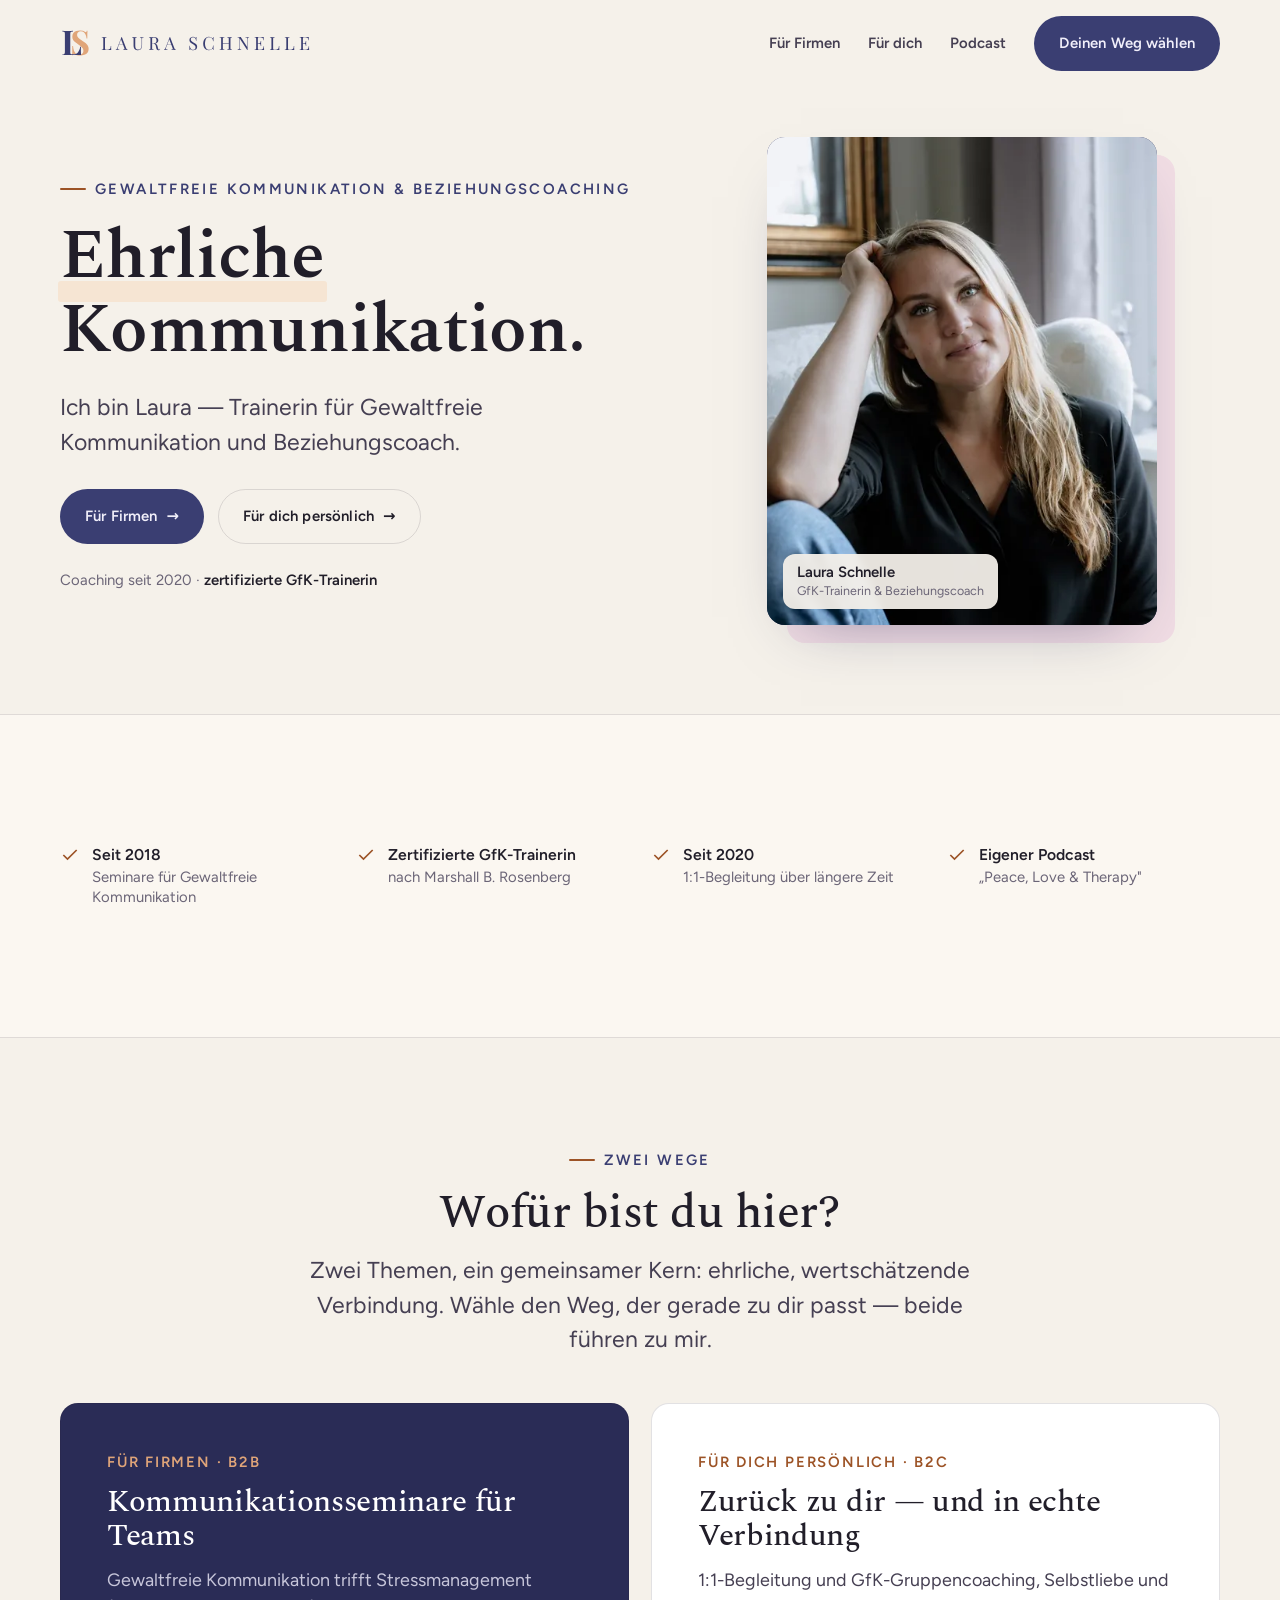
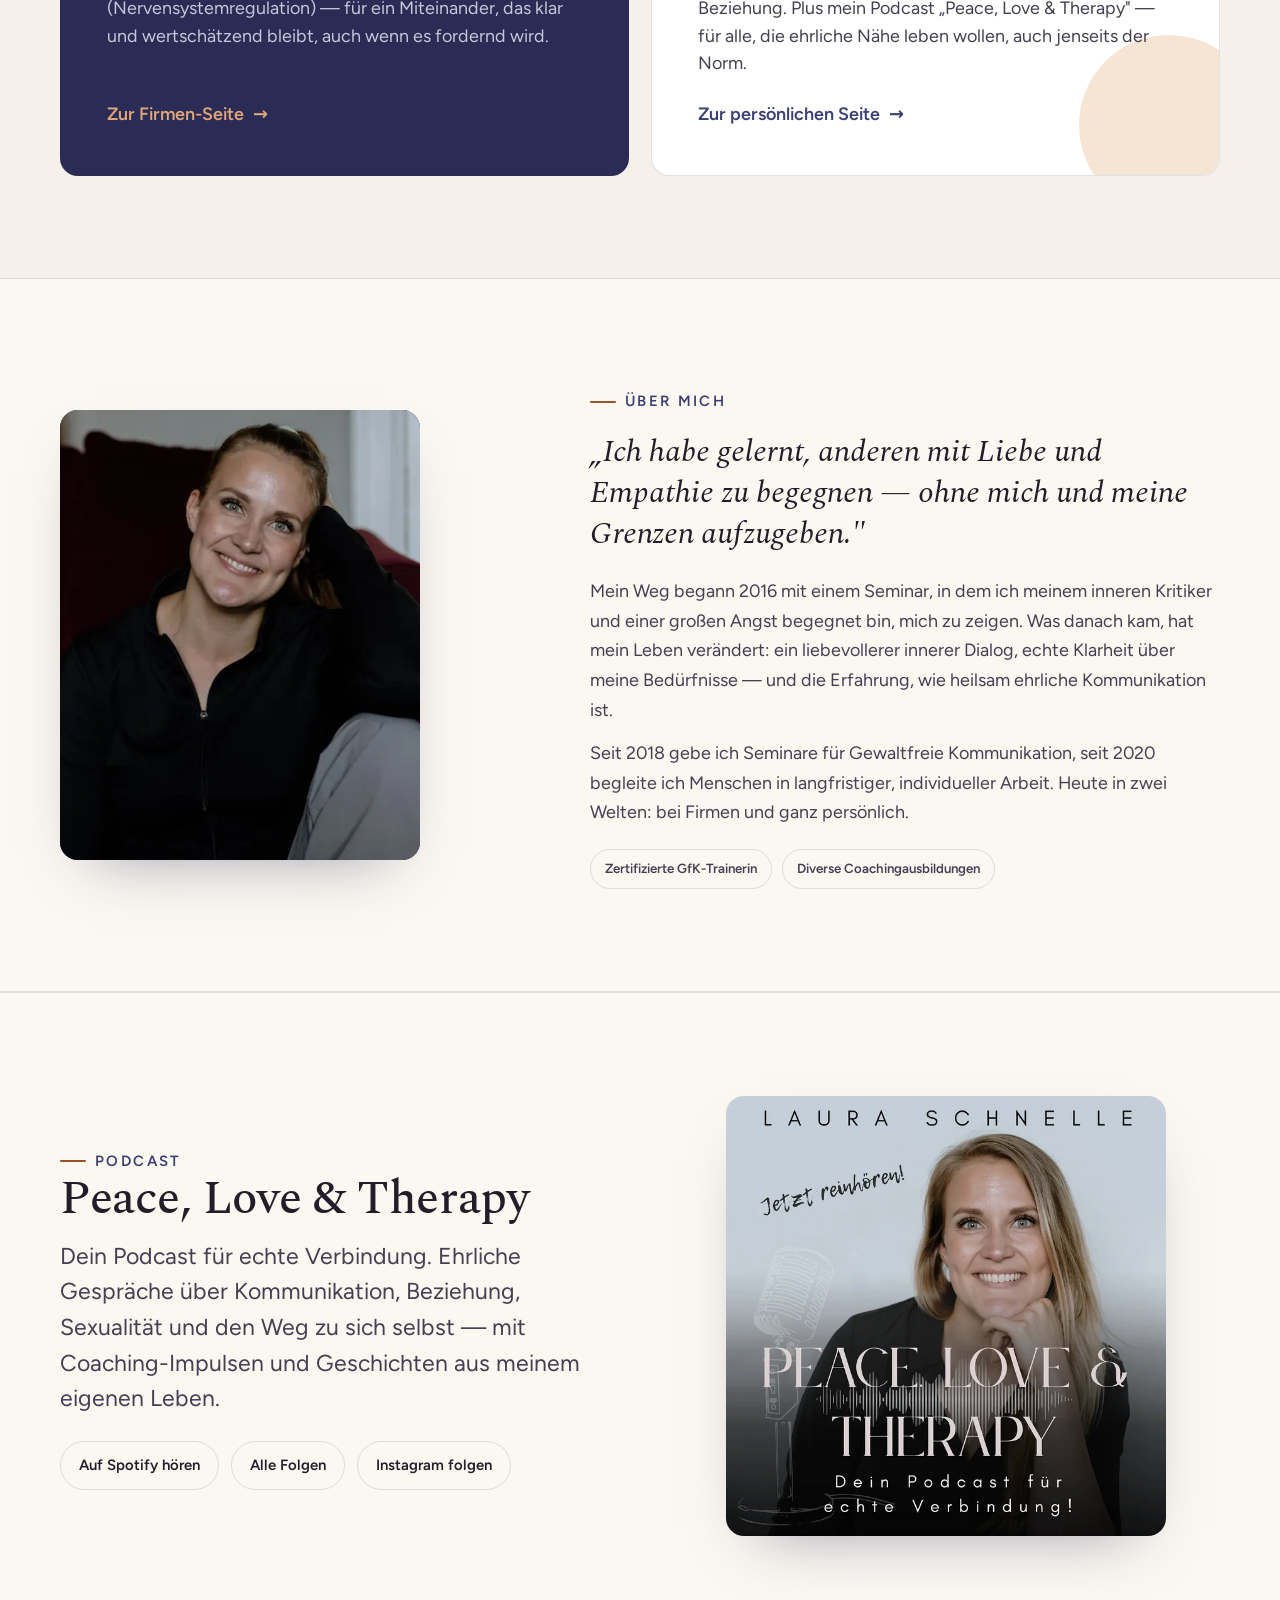
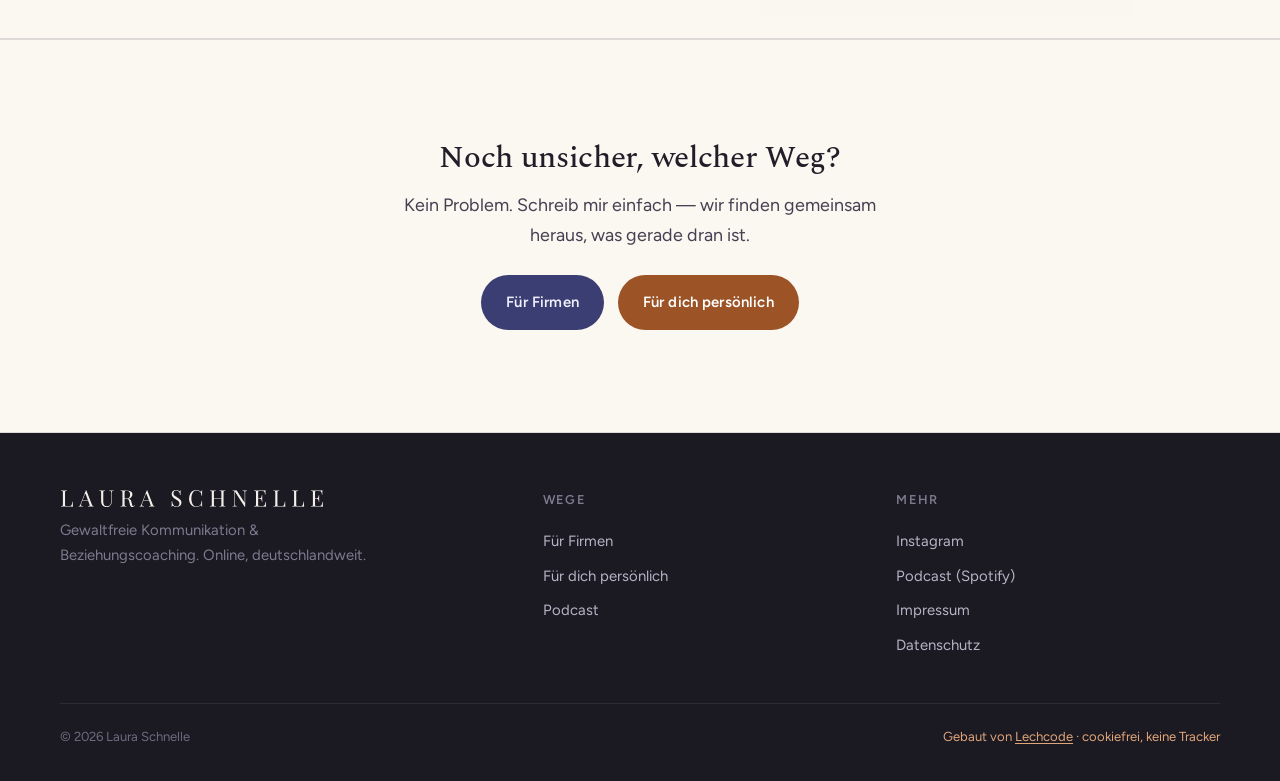
<file: index.html>
<!DOCTYPE html>
<html lang="de">
<head>
<meta charset="utf-8">
<meta name="viewport" content="width=device-width, initial-scale=1">
<script>document.documentElement.classList.add('js')</script>
<title>Laura Schnelle — Gewaltfreie Kommunikation & Beziehungscoaching</title>
<meta name="description" content="Laura Schnelle — Trainerin für Gewaltfreie Kommunikation und Beziehungscoach. Für Firmen: Kommunikationsseminare für Teams. Für dich: zurück zu dir und deinen Beziehungen. Online, deutschlandweit.">
<link rel="canonical" href="https://lauraschnelle.com/">
<meta property="og:title" content="Laura Schnelle — Gewaltfreie Kommunikation & Beziehungscoaching">
<meta property="og:description" content="Ehrliche Kommunikation — für dein Team und für dein Leben. Trainerin für GfK & Beziehungscoach.">
<meta property="og:type" content="website">
<meta property="og:locale" content="de_DE">
<meta property="og:url" content="https://lauraschnelle.com/">
<meta property="og:image" content="https://lauraschnelle.com/assets/og.jpg">
<meta property="og:image:width" content="1200">
<meta property="og:image:height" content="630">
<meta name="theme-color" content="#F5F1EA">
<link rel="icon" href="assets/logo.svg">
<link rel="preload" as="font" type="font/woff2" href="assets/fonts/spectral-600.woff2" crossorigin>
<link rel="preload" as="font" type="font/woff2" href="assets/fonts/figtree-400.woff2" crossorigin>
<link rel="stylesheet" href="assets/fonts.css">
<link rel="stylesheet" href="assets/site.css">
</head>
<body>
<a href="#main" class="skip">Zum Inhalt springen</a>

<nav class="nav" id="nav">
  <div class="wrap nav-in">
    <a href="#top" class="brand"><img src="assets/logo-mark.svg" class="brandmark" alt="" width="32" height="30"><img src="assets/wordmark.svg" class="brandword" alt="Laura Schnelle" width="208" height="15"></a>
    <div class="nav-links">
      <a href="business.html">Für Firmen</a>
      <a href="beziehung.html">Für dich</a>
      <a href="beziehung.html#podcast">Podcast</a>
      <a href="#wege" class="btn btn-primary">Deinen Weg wählen</a>
    </div>
    <button class="burger" id="burger" aria-label="Menü öffnen" aria-expanded="false">
      <span></span><span></span><span></span>
    </button>
  </div>
</nav>
<div class="mobile-menu" id="mmenu">
  <a href="business.html">Für Firmen</a>
  <a href="beziehung.html">Für dich</a>
  <a href="beziehung.html#podcast">Podcast</a>
  <a href="#wege" class="btn btn-primary">Deinen Weg wählen</a>
</div>

<main id="main">
<header class="hero" id="top">
  <div class="wrap hero-grid">
    <div class="hero-copy">
      <span class="eyebrow">Gewaltfreie Kommunikation &amp; Beziehungscoaching</span>
      <h1><span class="mark">Ehrliche</span> Kommunikation.</h1>
      <p class="hero-lead">Ich bin Laura — Trainerin für Gewaltfreie Kommunikation und Beziehungscoach.</p>
      <div class="hero-cta">
        <a href="business.html" class="btn btn-primary">Für Firmen <span class="ar">→</span></a>
        <a href="beziehung.html" class="btn btn-ghost">Für dich persönlich <span class="ar">→</span></a>
      </div>
      <div class="hero-meta">
        <span>Coaching seit 2020 · <b>zertifizierte GfK-Trainerin</b></span>
      </div>
    </div>
    <div class="portrait rose">
      <figure>
        <picture>
          <source type="image/webp" srcset="assets/laura-hub-500.webp 500w, assets/laura-hub-780.webp 780w, assets/laura-hub-1000.webp 1000w" sizes="(max-width:900px) 230px, 390px">
          <img src="assets/laura-hub-780.jpg" srcset="assets/laura-hub-500.jpg 500w, assets/laura-hub-780.jpg 780w, assets/laura-hub-1000.jpg 1000w" sizes="(max-width:900px) 230px, 390px" width="1000" height="1250" alt="Laura Schnelle, Trainerin für Gewaltfreie Kommunikation und Beziehungscoach" fetchpriority="high">
        </picture>
      </figure>
      <div class="tag">Laura Schnelle<span>GfK-Trainerin &amp; Beziehungscoach</span></div>
    </div>
  </div>
</header>

<section class="trust" aria-label="Auf einen Blick">
  <div class="wrap trust-grid">
    <div class="trust-item"><svg width="20" height="20" viewBox="0 0 24 24" fill="none" stroke="currentColor" stroke-width="2"><path d="M20 6 9 17l-5-5"/></svg><div><b>Seit 2018</b>Seminare für Gewaltfreie Kommunikation</div></div>
    <div class="trust-item"><svg width="20" height="20" viewBox="0 0 24 24" fill="none" stroke="currentColor" stroke-width="2"><path d="M20 6 9 17l-5-5"/></svg><div><b>Zertifizierte GfK-Trainerin</b>nach Marshall B. Rosenberg</div></div>
    <div class="trust-item"><svg width="20" height="20" viewBox="0 0 24 24" fill="none" stroke="currentColor" stroke-width="2"><path d="M20 6 9 17l-5-5"/></svg><div><b>Seit 2020</b>1:1-Begleitung über längere Zeit</div></div>
    <div class="trust-item"><svg width="20" height="20" viewBox="0 0 24 24" fill="none" stroke="currentColor" stroke-width="2"><path d="M20 6 9 17l-5-5"/></svg><div><b>Eigener Podcast</b>„Peace, Love &amp; Therapy"</div></div>
  </div>
</section>

<section id="wege">
  <div class="wrap">
    <div class="sec-head center reveal">
      <span class="eyebrow" style="justify-content:center">Zwei Wege</span>
      <h2 style="margin-top:16px">Wofür bist du hier?</h2>
      <p>Zwei Themen, ein gemeinsamer Kern: ehrliche, wertschätzende Verbindung. Wähle den Weg, der gerade zu dir passt — beide führen zu mir.</p>
    </div>
    <div class="gate-grid">
      <a class="gate b2b reveal" href="business.html">
        <span class="lab">Für Firmen · B2B</span>
        <h2>Kommunikationsseminare für Teams</h2>
        <p>Gewaltfreie Kommunikation trifft Stressmanagement (Nervensystemregulation) — für ein Miteinander, das klar und wertschätzend bleibt, auch wenn es fordernd wird.</p>
        <span class="go">Zur Firmen-Seite <span class="ar">→</span></span>
      </a>
      <a class="gate b2c reveal" href="beziehung.html">
        <span class="lab">Für dich persönlich · B2C</span>
        <h2>Zurück zu dir — und in echte Verbindung</h2>
        <p>1:1-Begleitung und GfK-Gruppencoaching, Selbstliebe und Beziehung. Plus mein Podcast „Peace, Love &amp; Therapy" — für alle, die ehrliche Nähe leben wollen, auch jenseits der Norm.</p>
        <span class="go">Zur persönlichen Seite <span class="ar">→</span></span>
      </a>
    </div>
  </div>
</section>

<section id="ueber" style="background:var(--surface-2);border-block:1px solid var(--line)">
  <div class="wrap about">
    <div class="about-figure reveal">
      <picture>
        <source type="image/webp" srcset="assets/laura-story-420.webp 420w, assets/laura-story-720.webp 720w" sizes="(max-width:900px) 280px, 360px">
        <img src="assets/laura-story-720.jpg" srcset="assets/laura-story-420.jpg 420w, assets/laura-story-720.jpg 720w" sizes="(max-width:900px) 280px, 360px" width="720" height="900" alt="Laura Schnelle" loading="lazy" decoding="async">
      </picture>
    </div>
    <div class="reveal">
      <span class="eyebrow">Über mich</span>
      <p class="quote" style="margin-top:18px">„Ich habe gelernt, anderen mit Liebe und Empathie zu begegnen — ohne mich und meine Grenzen aufzugeben."</p>
      <p>Mein Weg begann 2016 mit einem Seminar, in dem ich meinem inneren Kritiker und einer großen Angst begegnet bin, mich zu zeigen. Was danach kam, hat mein Leben verändert: ein liebevollerer innerer Dialog, echte Klarheit über meine Bedürfnisse — und die Erfahrung, wie heilsam ehrliche Kommunikation ist.</p>
      <p>Seit 2018 gebe ich Seminare für Gewaltfreie Kommunikation, seit 2020 begleite ich Menschen in langfristiger, individueller Arbeit. Heute in zwei Welten: bei Firmen und ganz persönlich.</p>
      <div class="quals">
        <span class="qual">Zertifizierte GfK-Trainerin</span>
        <span class="qual">Diverse Coachingausbildungen</span>
      </div>
    </div>
  </div>
</section>

<section class="podcast" id="podcast">
  <div class="wrap">
    <div class="reveal">
      <span class="eyebrow">Podcast</span>
      <h2>Peace, Love &amp; Therapy</h2>
      <p>Dein Podcast für echte Verbindung. Ehrliche Gespräche über Kommunikation, Beziehung, Sexualität und den Weg zu sich selbst — mit Coaching-Impulsen und Geschichten aus meinem eigenen Leben.</p>
      <div class="pod-links">
        <a href="https://open.spotify.com/show/7Duyl52r22XGDeodkqbAXM" target="_blank" rel="noopener noreferrer">Auf Spotify hören</a>
        <a href="https://peace-love-therapy.podigee.io/" target="_blank" rel="noopener noreferrer">Alle Folgen</a>
        <a href="https://www.instagram.com/laurajschnelle/" target="_blank" rel="noopener noreferrer">Instagram folgen</a>
      </div>
    </div>
    <figure class="reveal">
      <picture>
        <source type="image/webp" srcset="assets/podcast-400.webp 400w, assets/podcast-700.webp 700w" sizes="(max-width:850px) 300px, 440px">
        <img src="assets/podcast-700.jpg" srcset="assets/podcast-400.jpg 400w, assets/podcast-700.jpg 700w" sizes="(max-width:850px) 300px, 440px" width="700" height="700" alt="Cover des Podcasts „Peace, Love & Therapy" von Laura Schnelle" loading="lazy" decoding="async">
      </picture>
    </figure>
  </div>
</section>

<section class="cta-band">
  <div class="wrap">
    <h2 class="reveal">Noch unsicher, welcher Weg?</h2>
    <p class="reveal">Kein Problem. Schreib mir einfach — wir finden gemeinsam heraus, was gerade dran ist.</p>
    <div class="reveal" style="display:flex;gap:14px;justify-content:center;flex-wrap:wrap">
      <a href="business.html" class="btn btn-primary">Für Firmen</a>
      <a href="beziehung.html" class="btn btn-warm">Für dich persönlich</a>
    </div>
  </div>
</section>
</main>

<footer class="site-footer">
  <div class="wrap">
    <div class="foot-top">
      <div class="foot-brand"><img src="assets/wordmark-hell.svg" class="footword" alt="Laura Schnelle" width="264" height="19">
        <p>Gewaltfreie Kommunikation &amp; Beziehungscoaching. Online, deutschlandweit.</p>
      </div>
      <div class="foot-col">
        <h4>Wege</h4>
        <a href="business.html">Für Firmen</a>
        <a href="beziehung.html">Für dich persönlich</a>
        <a href="beziehung.html#podcast">Podcast</a>
      </div>
      <div class="foot-col">
        <h4>Mehr</h4>
        <a href="https://www.instagram.com/laurajschnelle/" target="_blank" rel="noopener noreferrer">Instagram</a>
        <a href="https://open.spotify.com/show/7Duyl52r22XGDeodkqbAXM" target="_blank" rel="noopener noreferrer">Podcast (Spotify)</a>
        <a href="impressum.html">Impressum</a>
        <a href="datenschutz.html">Datenschutz</a>
      </div>
    </div>
    <div class="foot-bot">
      <span>© 2026 Laura Schnelle</span>
      <span class="made">Gebaut von <a href="https://lechcode.de" target="_blank" rel="noopener">Lechcode</a> · cookiefrei, keine Tracker</span>
    </div>
  </div>
</footer>

<script src="assets/site.js" defer></script>
</body>
</html>
</file>
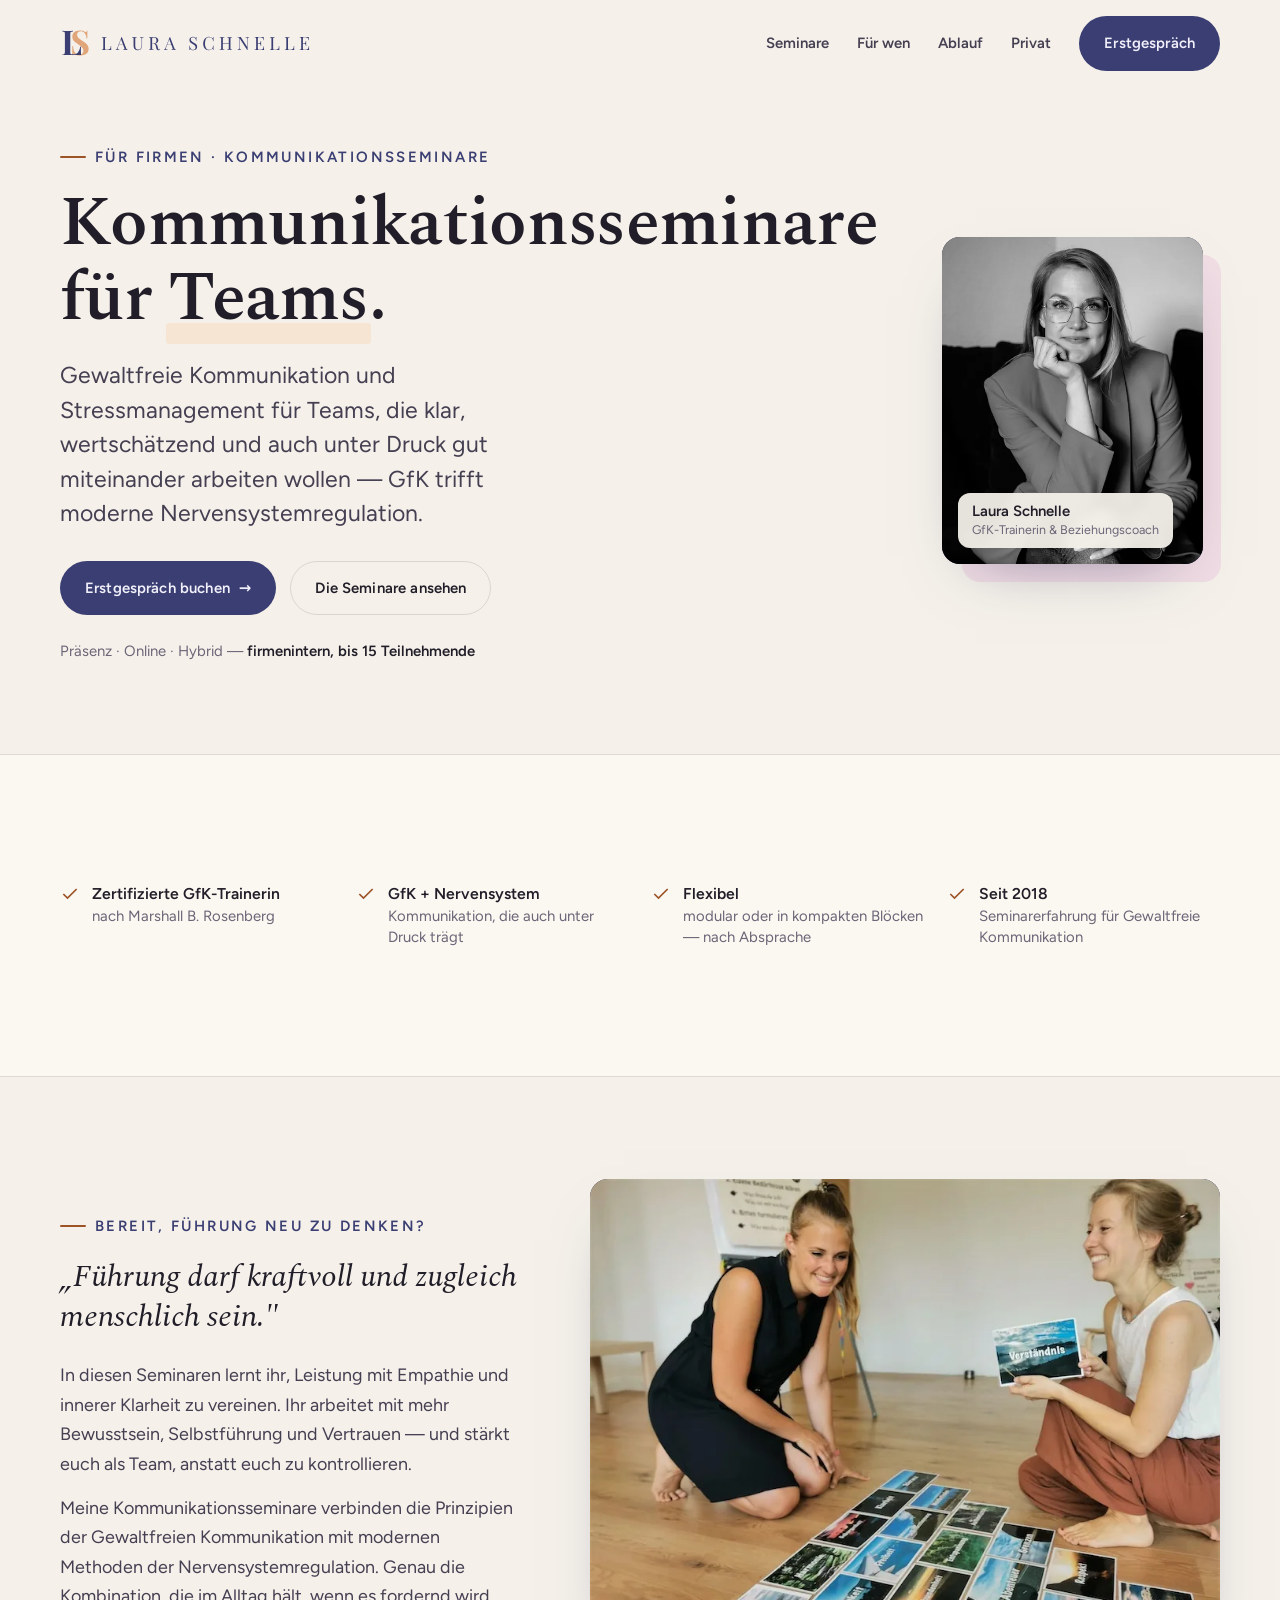
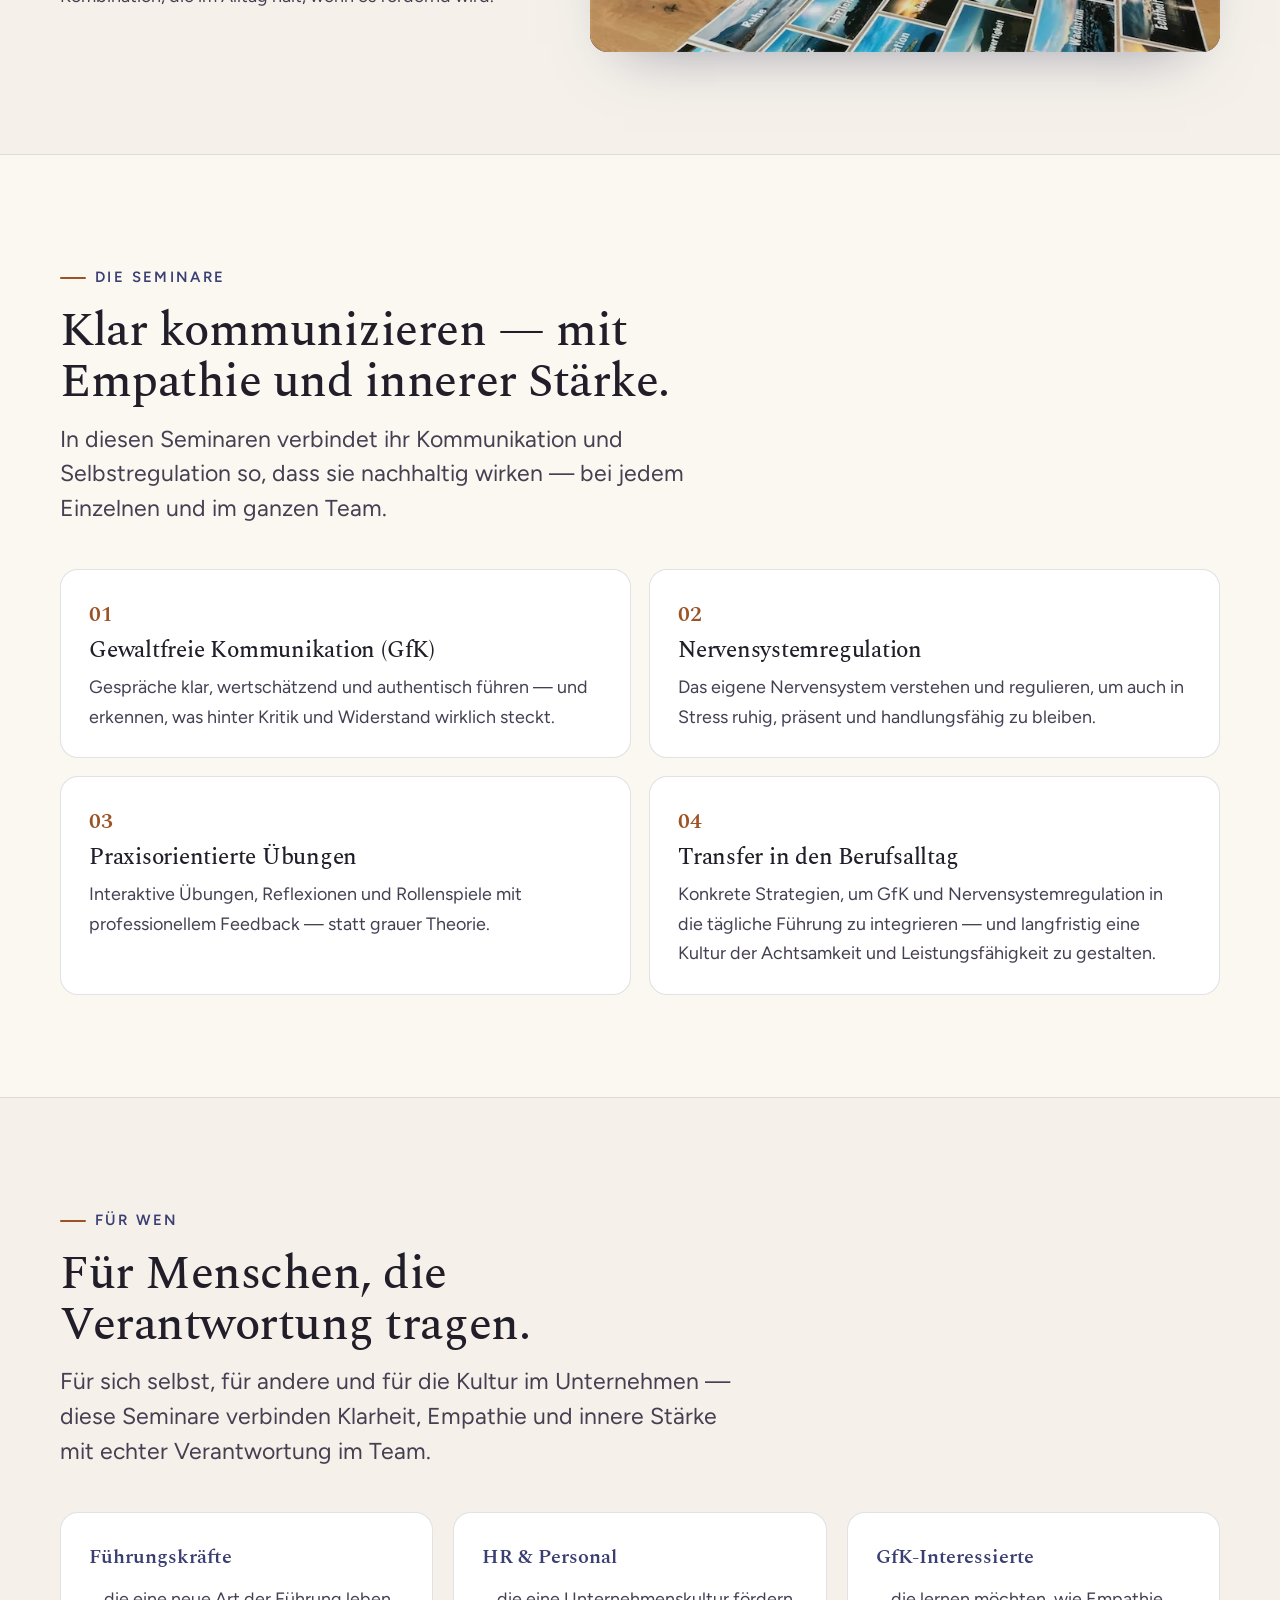
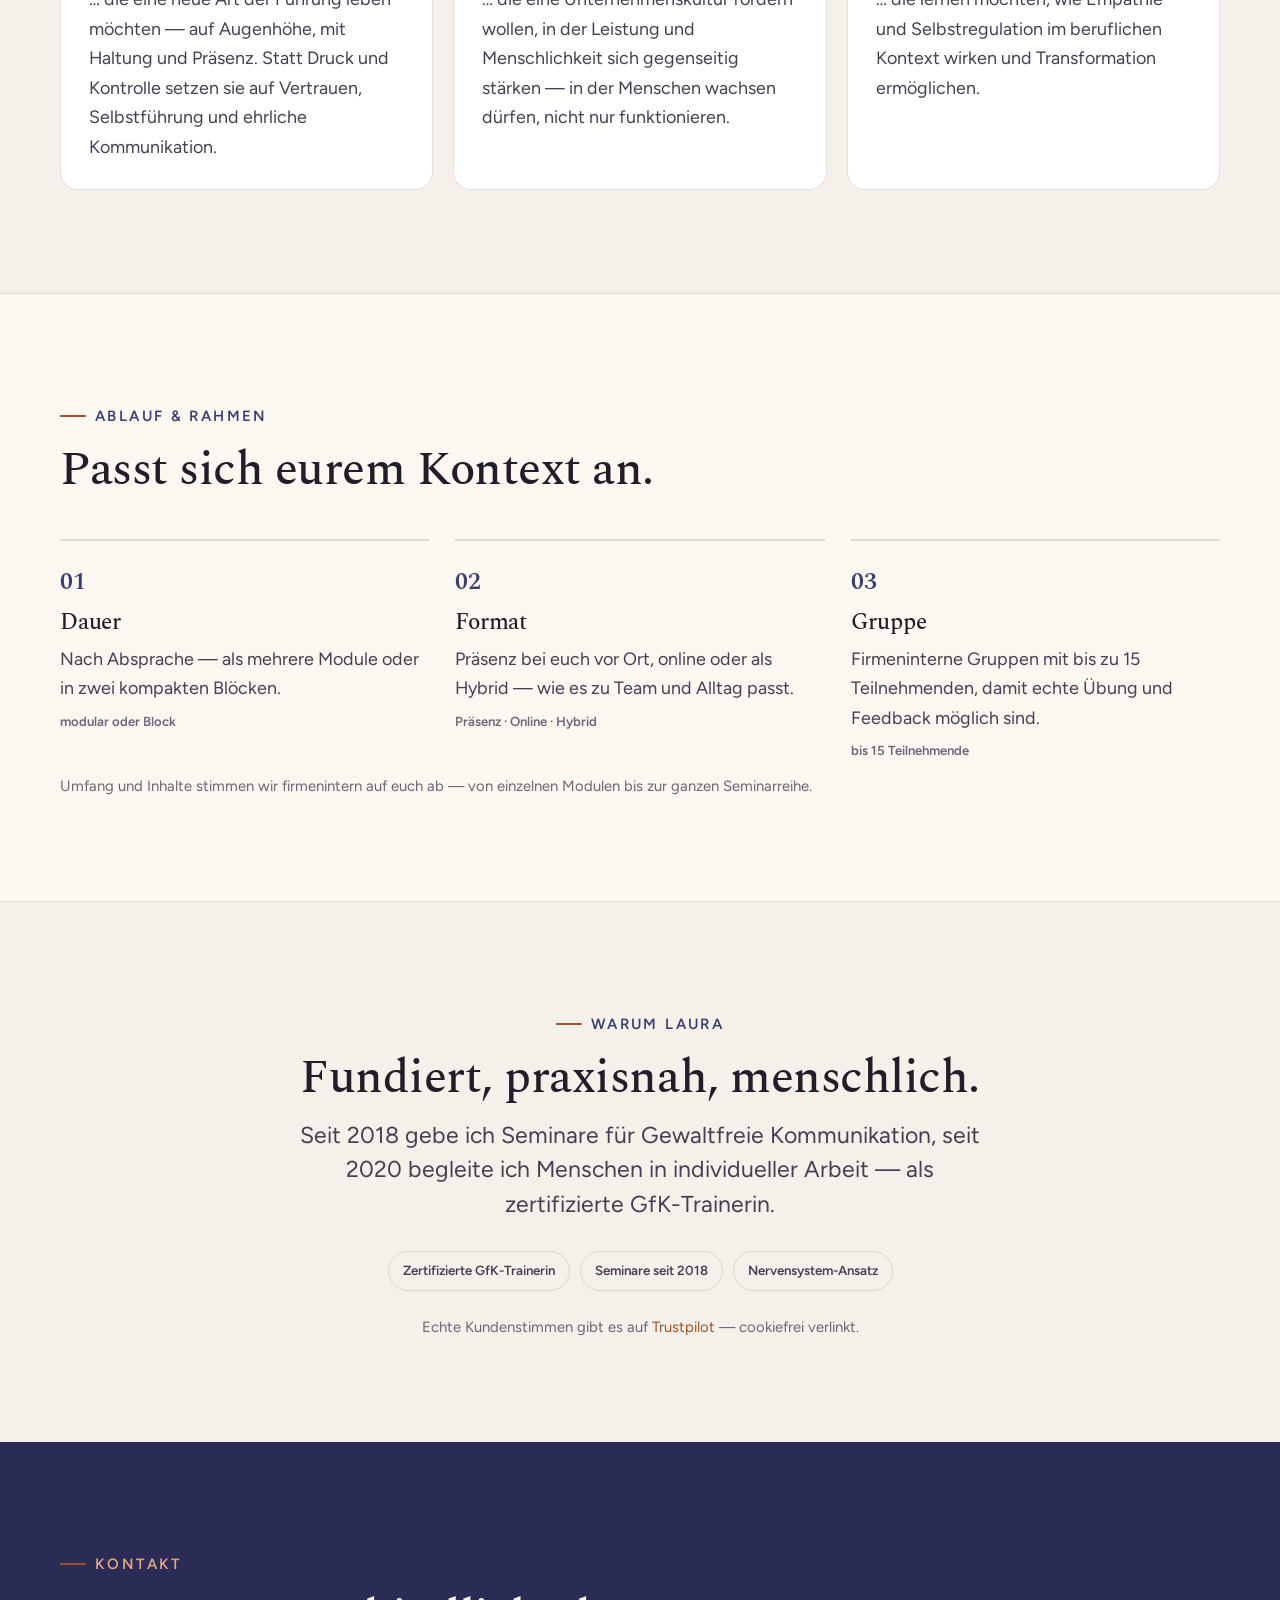
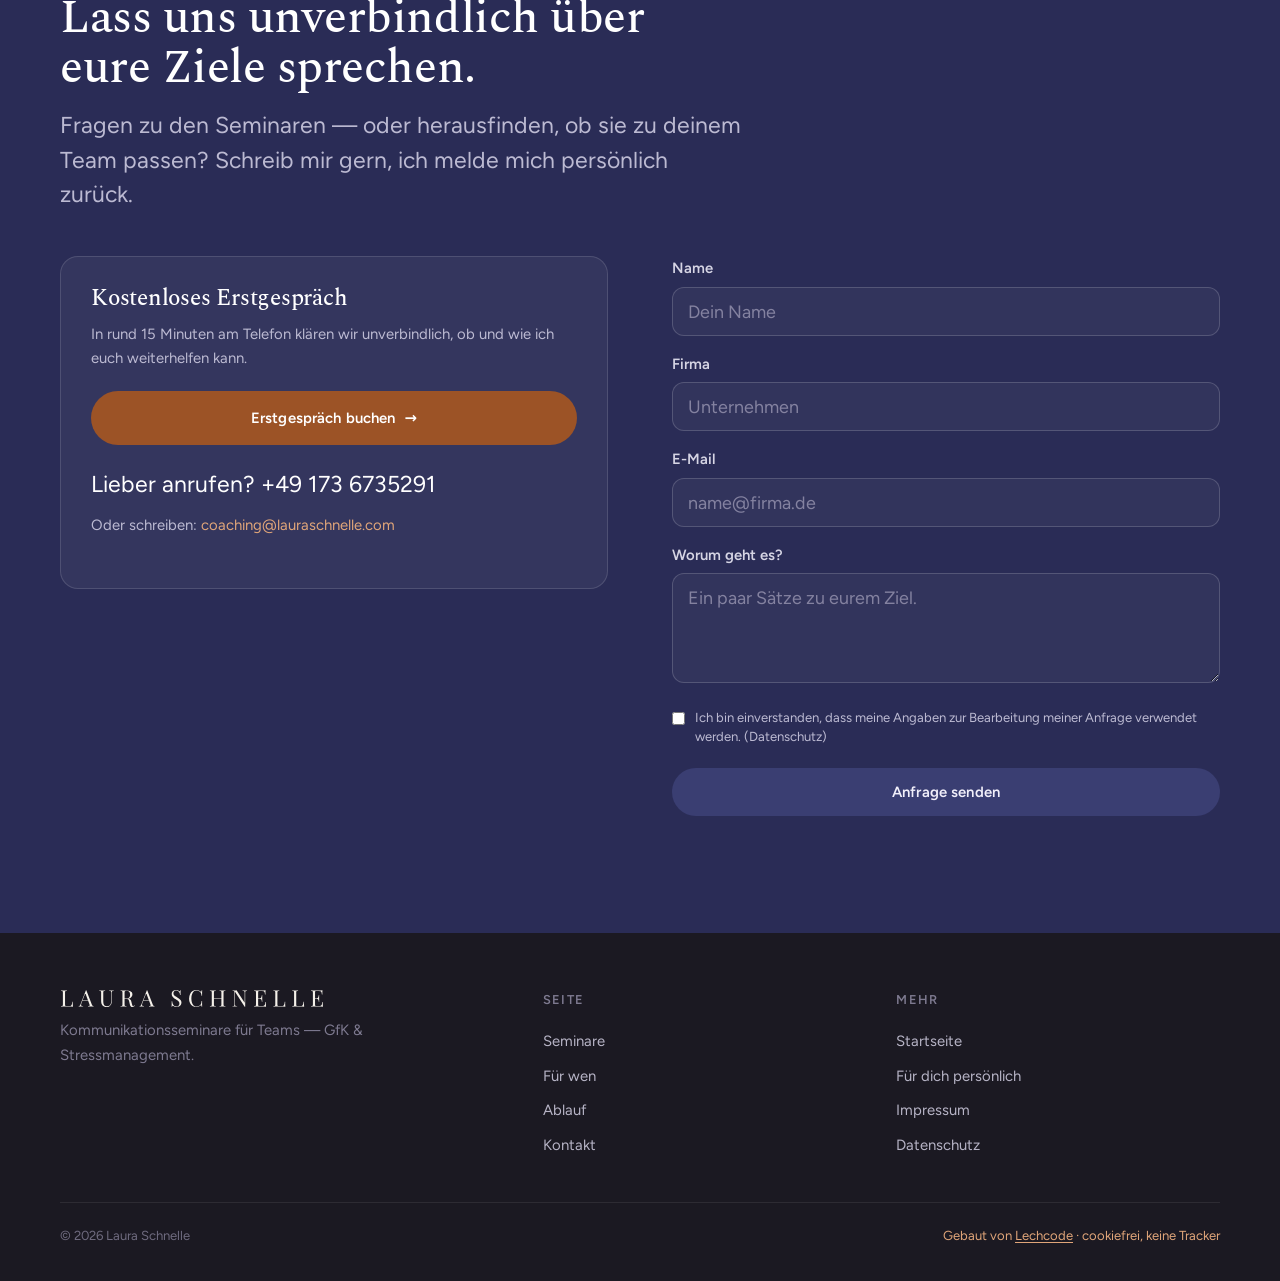
<file: business-coaching/index.html>
<!DOCTYPE html>
<html lang="de">
<head>
<meta charset="utf-8">
<meta name="viewport" content="width=device-width, initial-scale=1">
<title>Kommunikationsseminare für Teams — Laura Schnelle</title>
<link rel="canonical" href="../business.html">
<meta http-equiv="refresh" content="0; url=../business.html">
<script>location.replace("../business.html");</script>
</head>
<body style="font-family:system-ui,sans-serif;padding:40px;line-height:1.6">
<p>Diese Seite ist umgezogen. Weiter zu <a href="../business.html">Kommunikationsseminare für Teams</a>.</p>
</body>
</html>
</file>
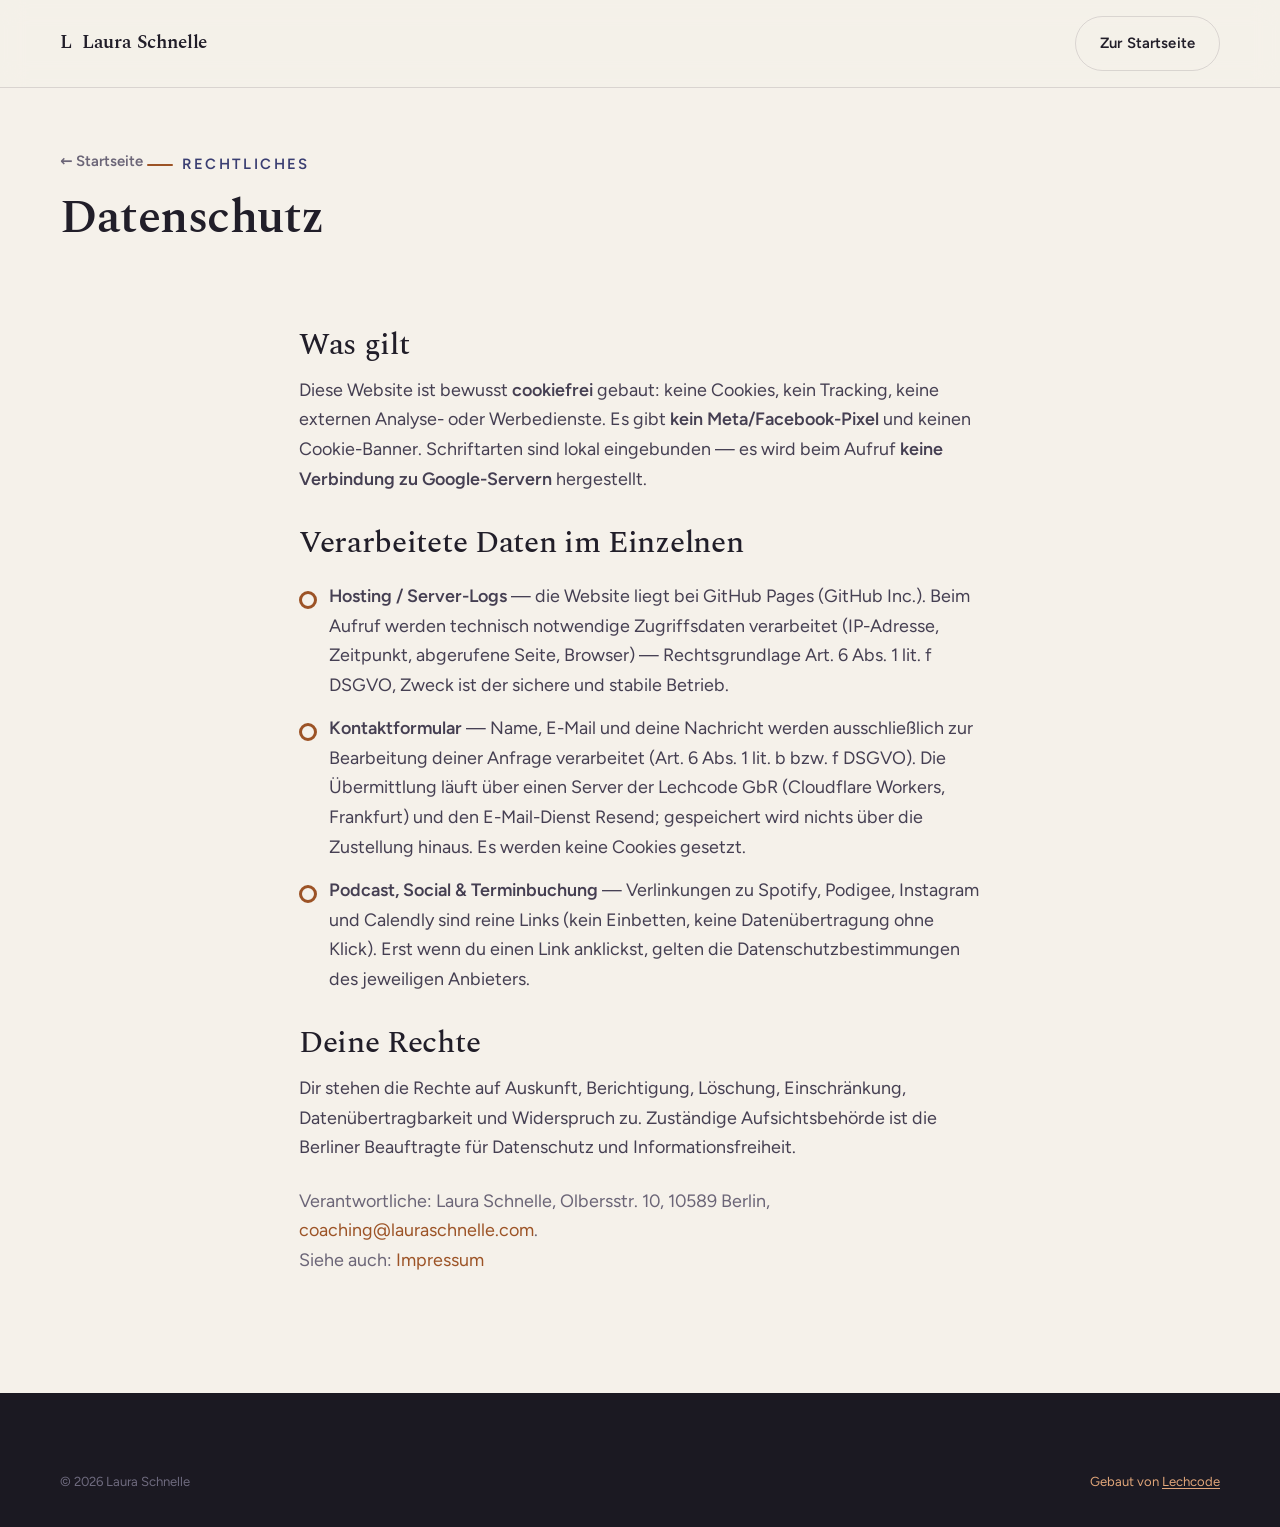
<file: datenschutz/index.html>
<!DOCTYPE html>
<html lang="de">
<head>
<meta charset="utf-8">
<meta name="viewport" content="width=device-width, initial-scale=1">
<title>Datenschutz — Laura Schnelle</title>
<link rel="canonical" href="../datenschutz.html">
<meta http-equiv="refresh" content="0; url=../datenschutz.html">
<script>location.replace("../datenschutz.html");</script>
</head>
<body style="font-family:system-ui,sans-serif;padding:40px;line-height:1.6">
<p>Diese Seite ist umgezogen. Weiter zu <a href="../datenschutz.html">Datenschutz</a>.</p>
</body>
</html>
</file>
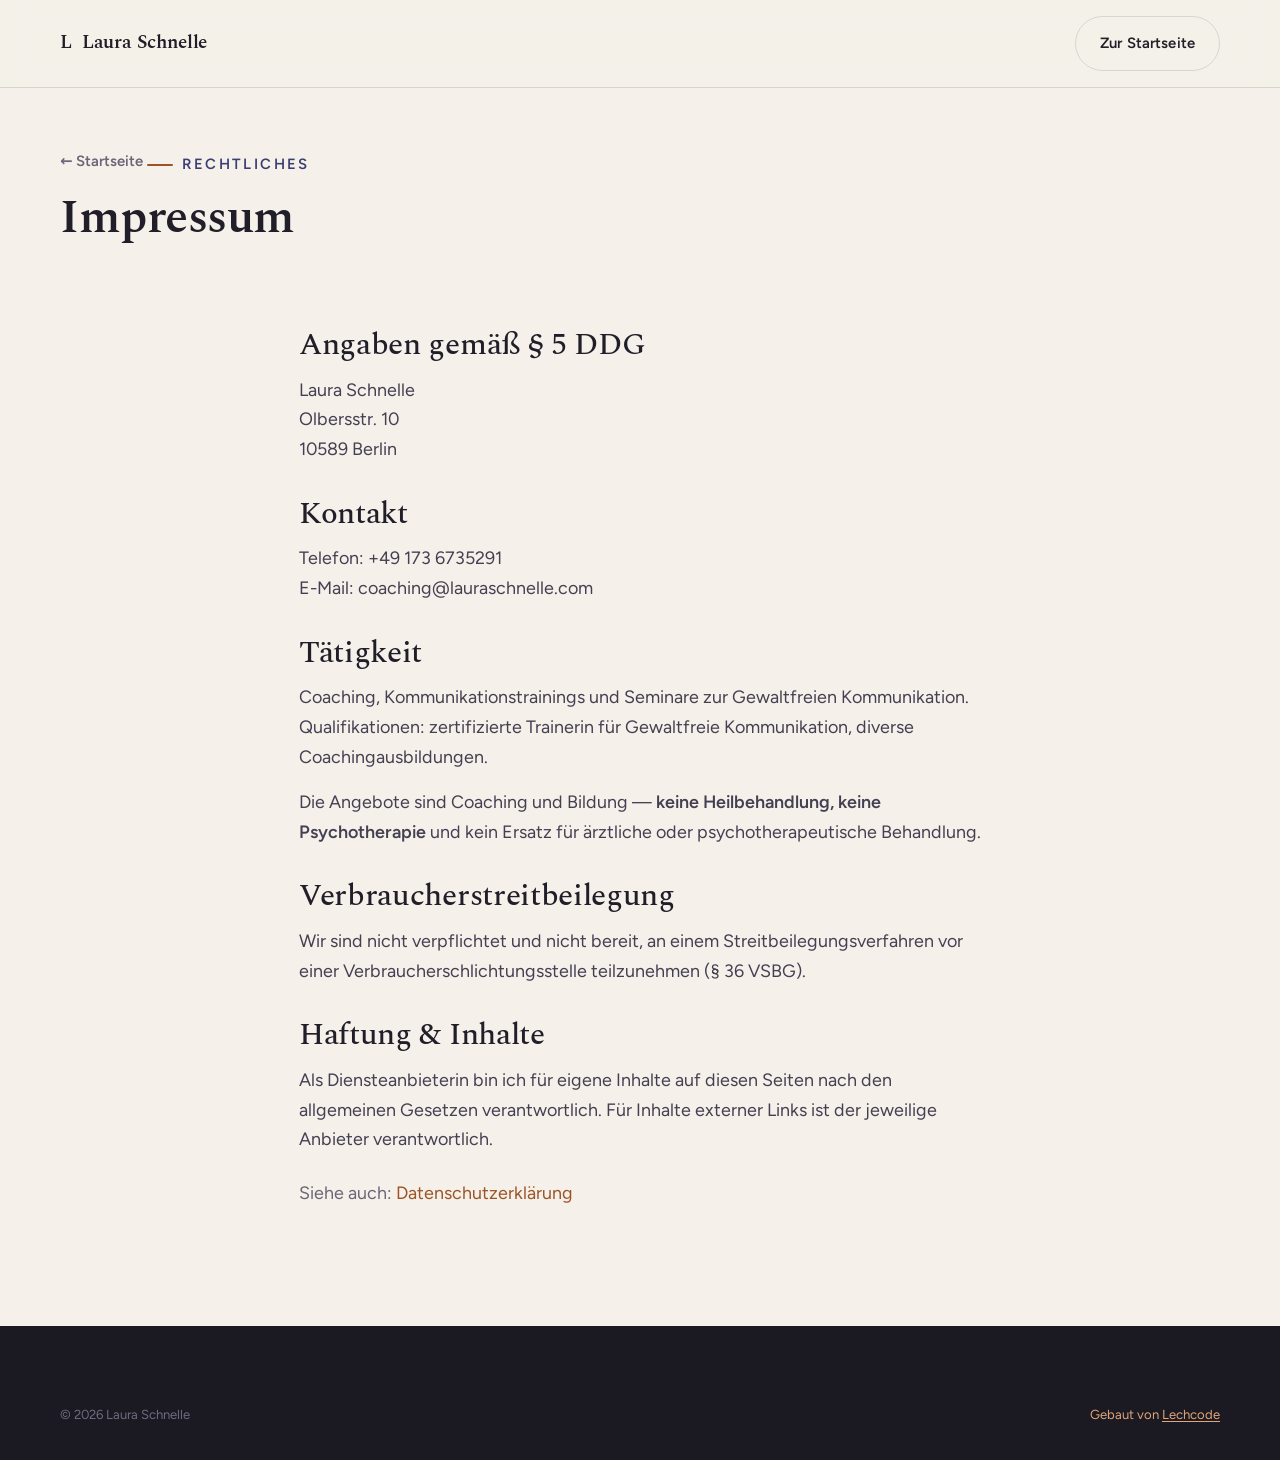
<file: impressum/index.html>
<!DOCTYPE html>
<html lang="de">
<head>
<meta charset="utf-8">
<meta name="viewport" content="width=device-width, initial-scale=1">
<title>Impressum — Laura Schnelle</title>
<link rel="canonical" href="../impressum.html">
<meta http-equiv="refresh" content="0; url=../impressum.html">
<script>location.replace("../impressum.html");</script>
</head>
<body style="font-family:system-ui,sans-serif;padding:40px;line-height:1.6">
<p>Diese Seite ist umgezogen. Weiter zu <a href="../impressum.html">Impressum</a>.</p>
</body>
</html>
</file>
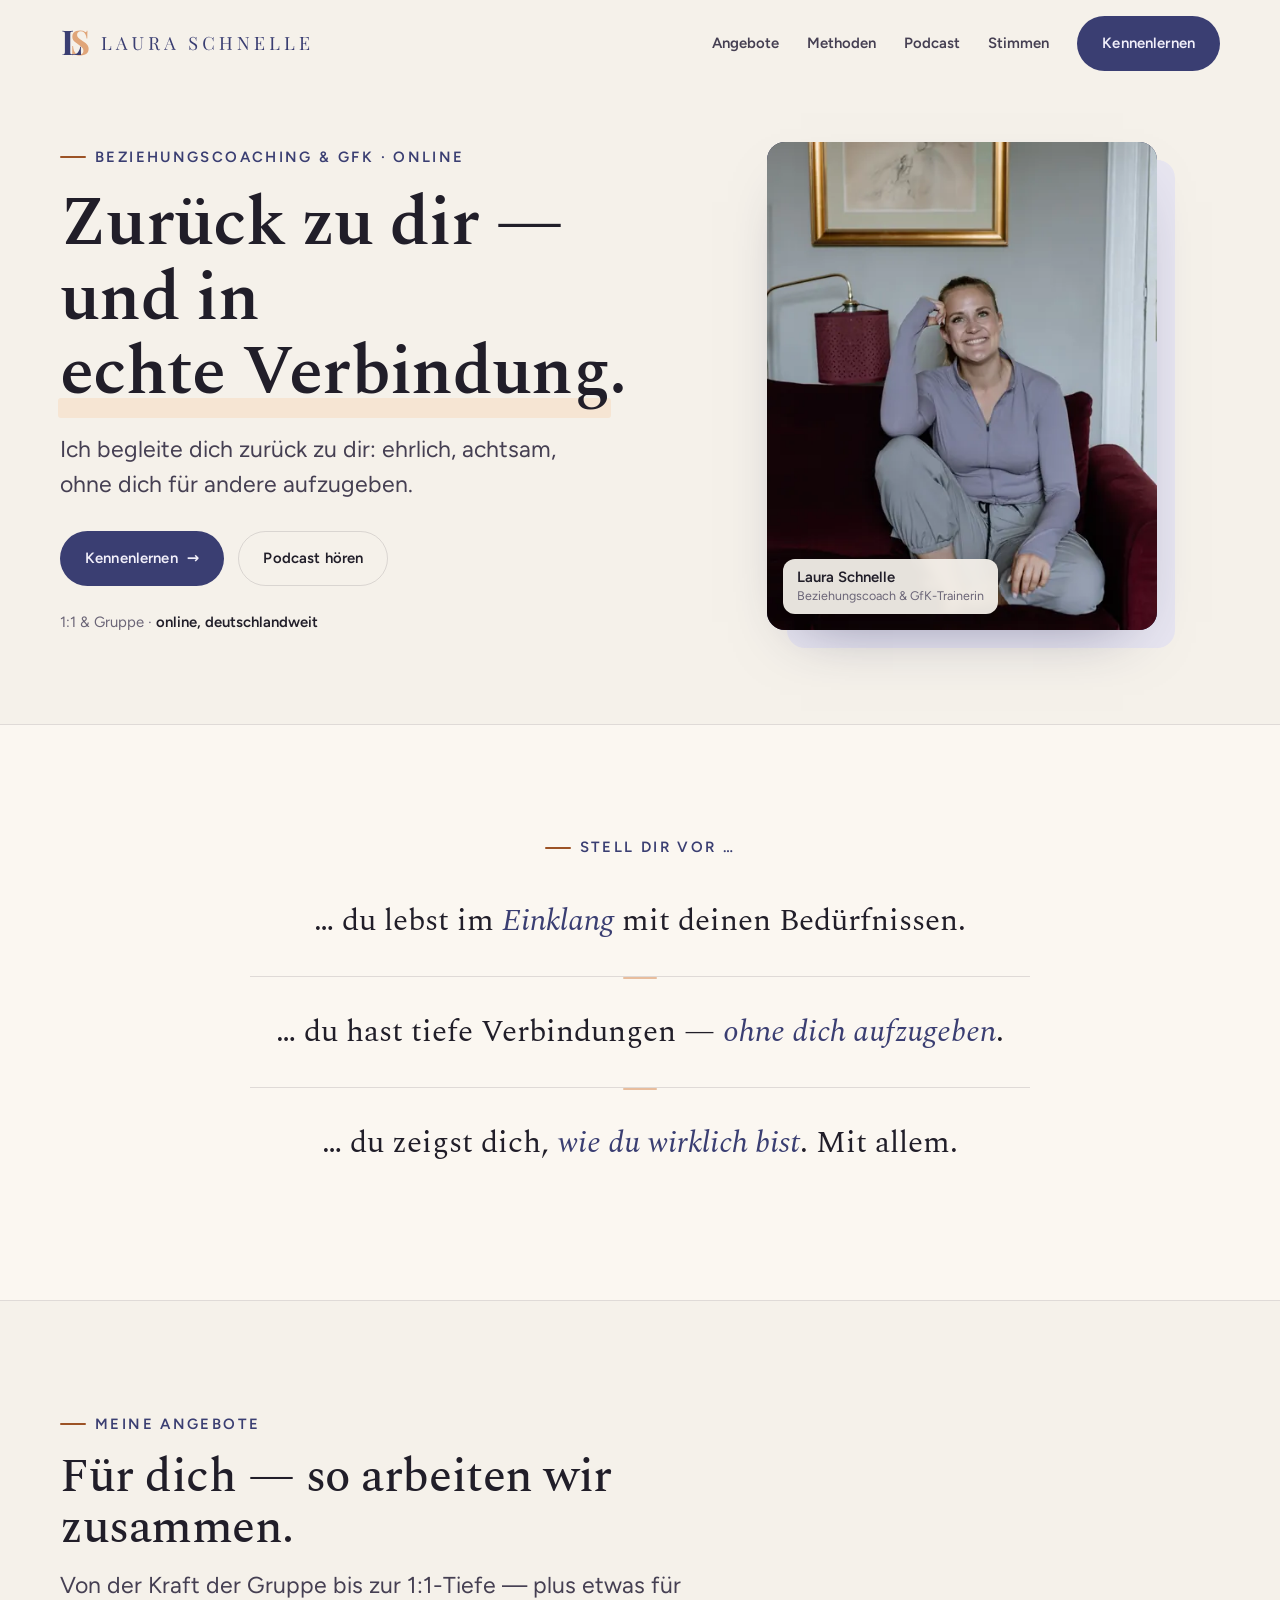
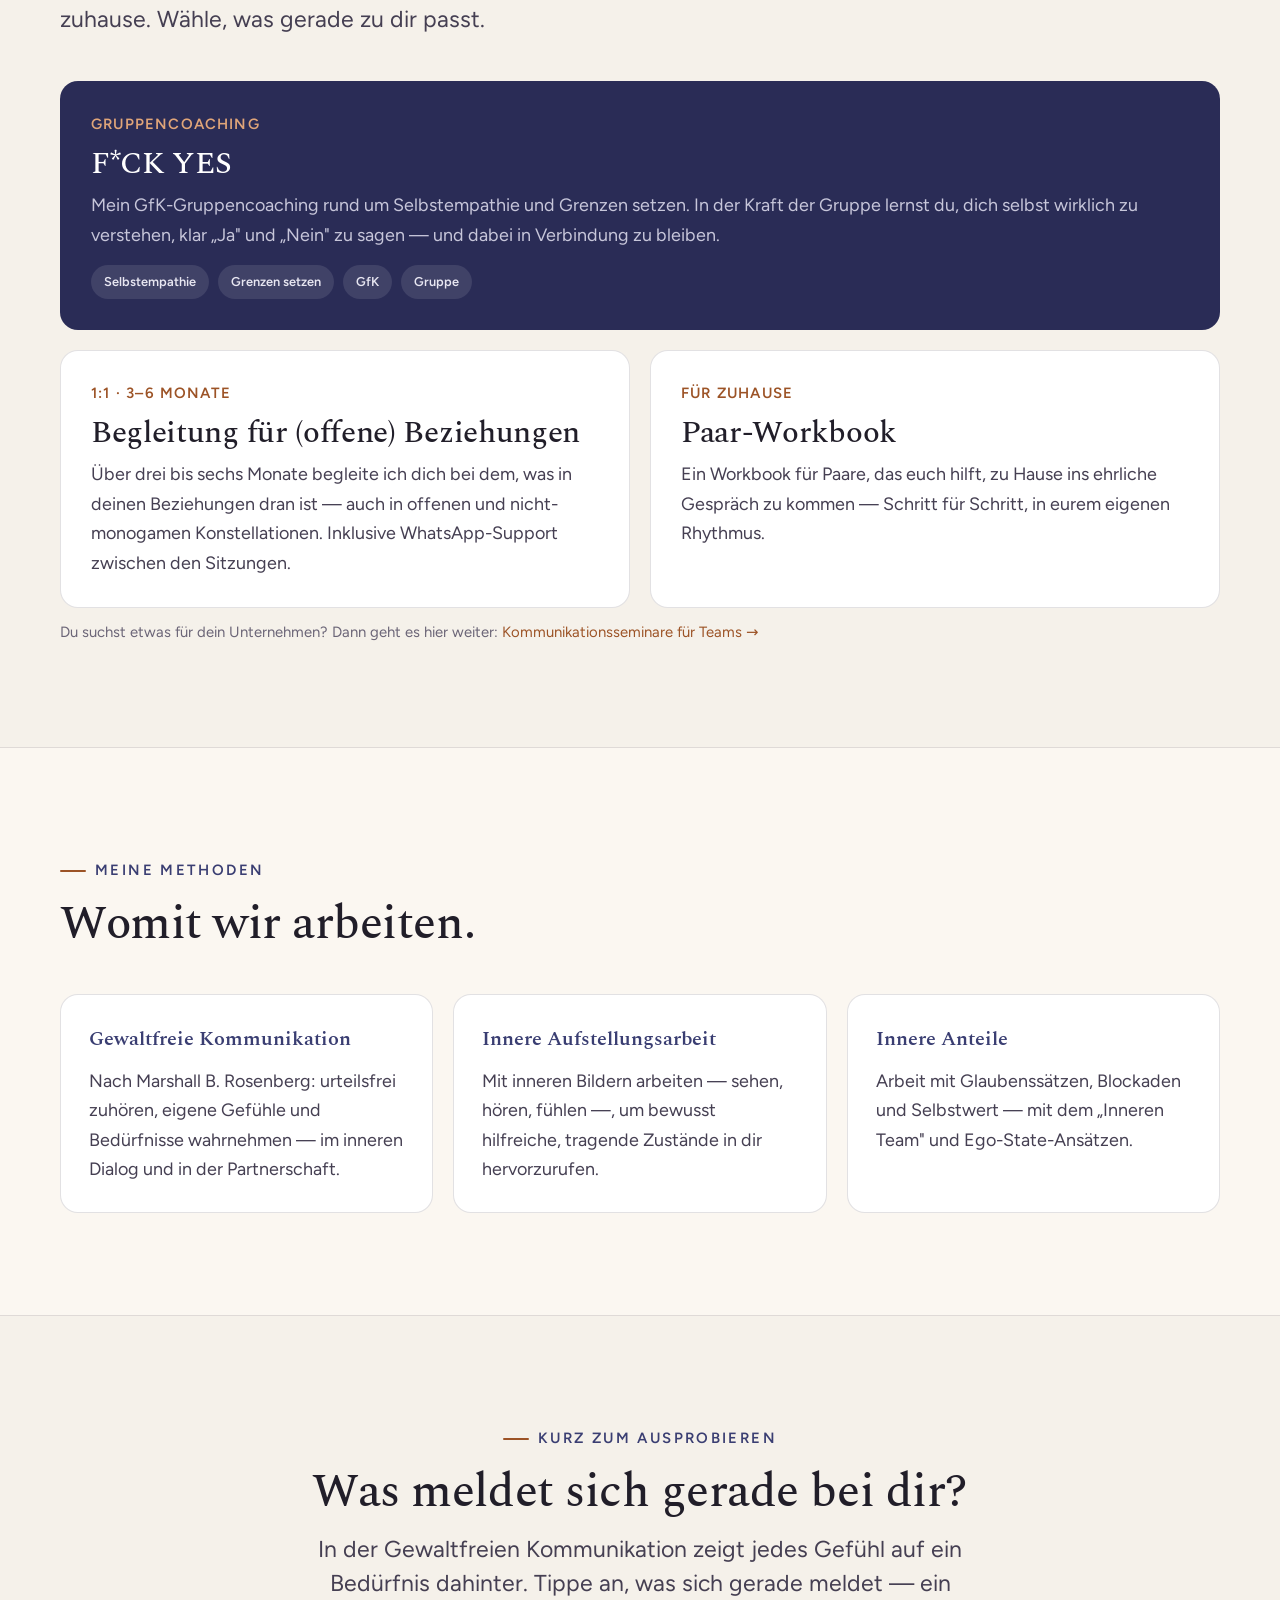
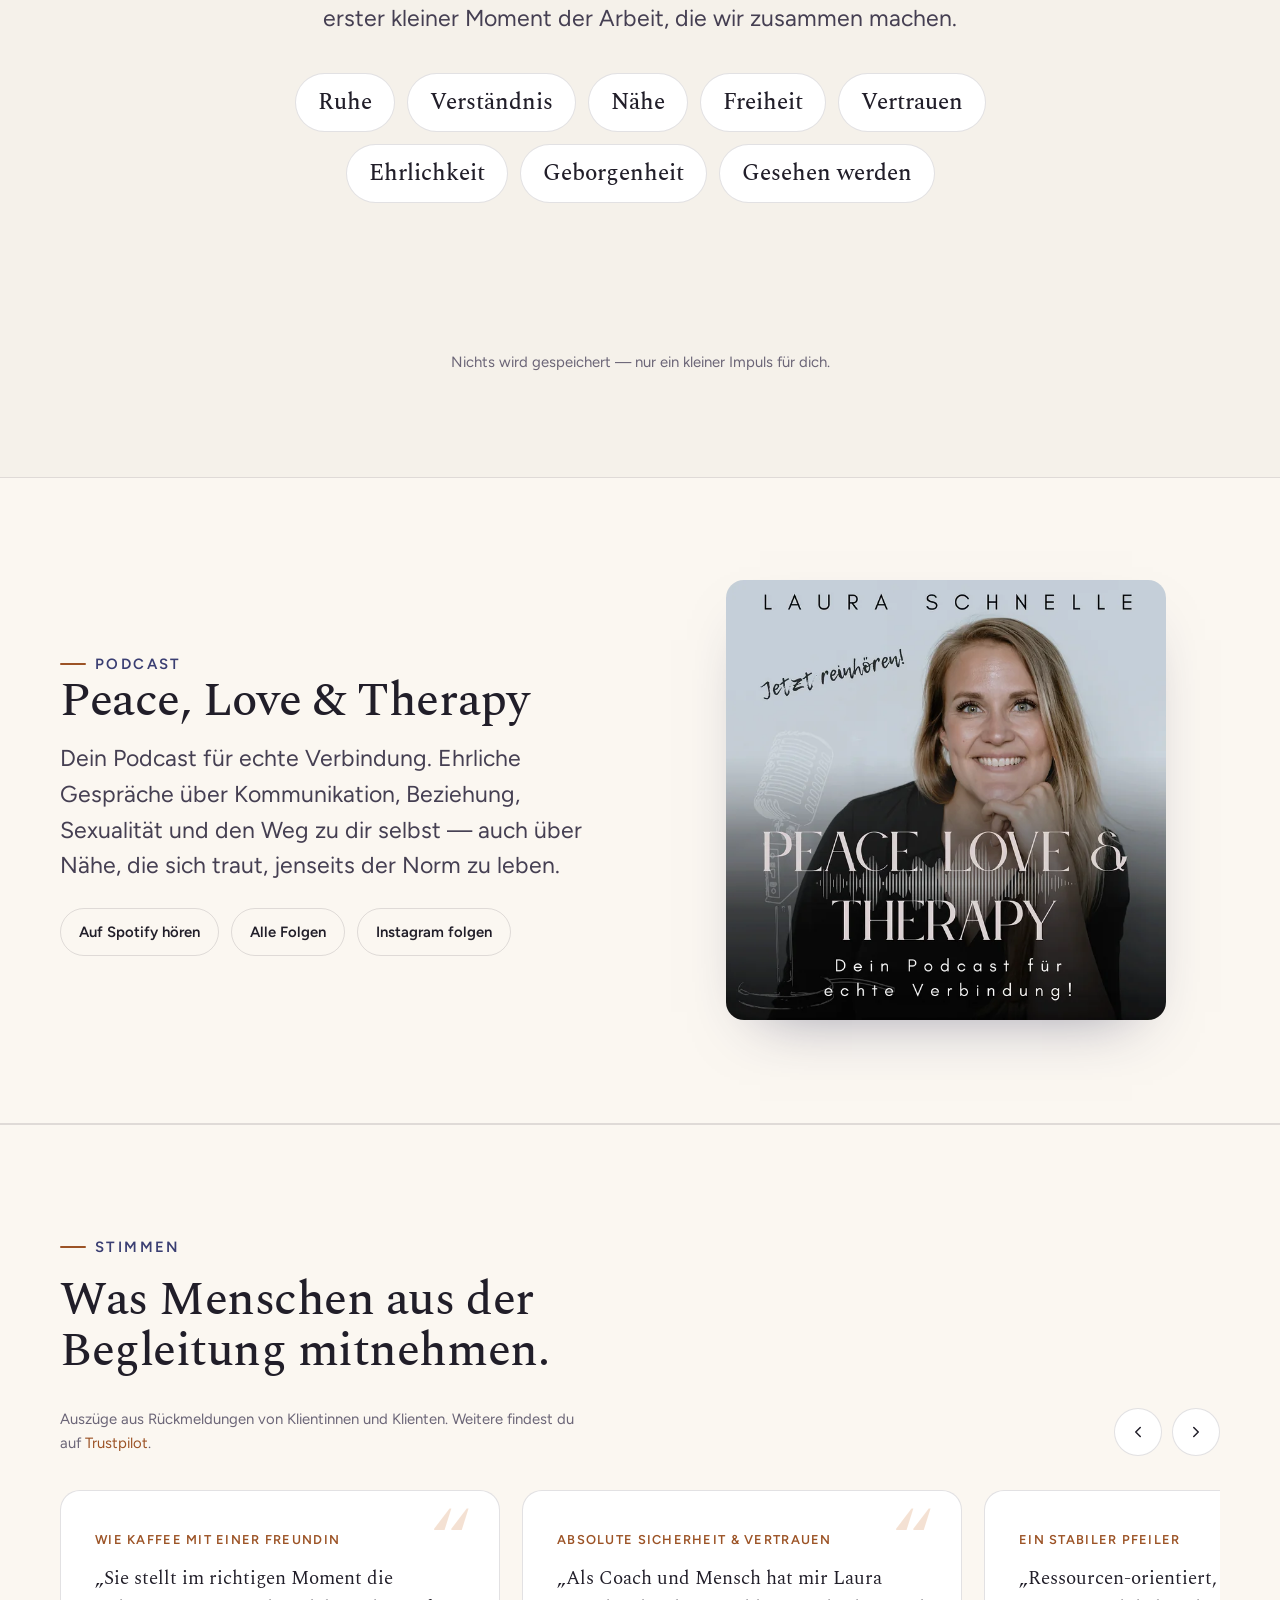
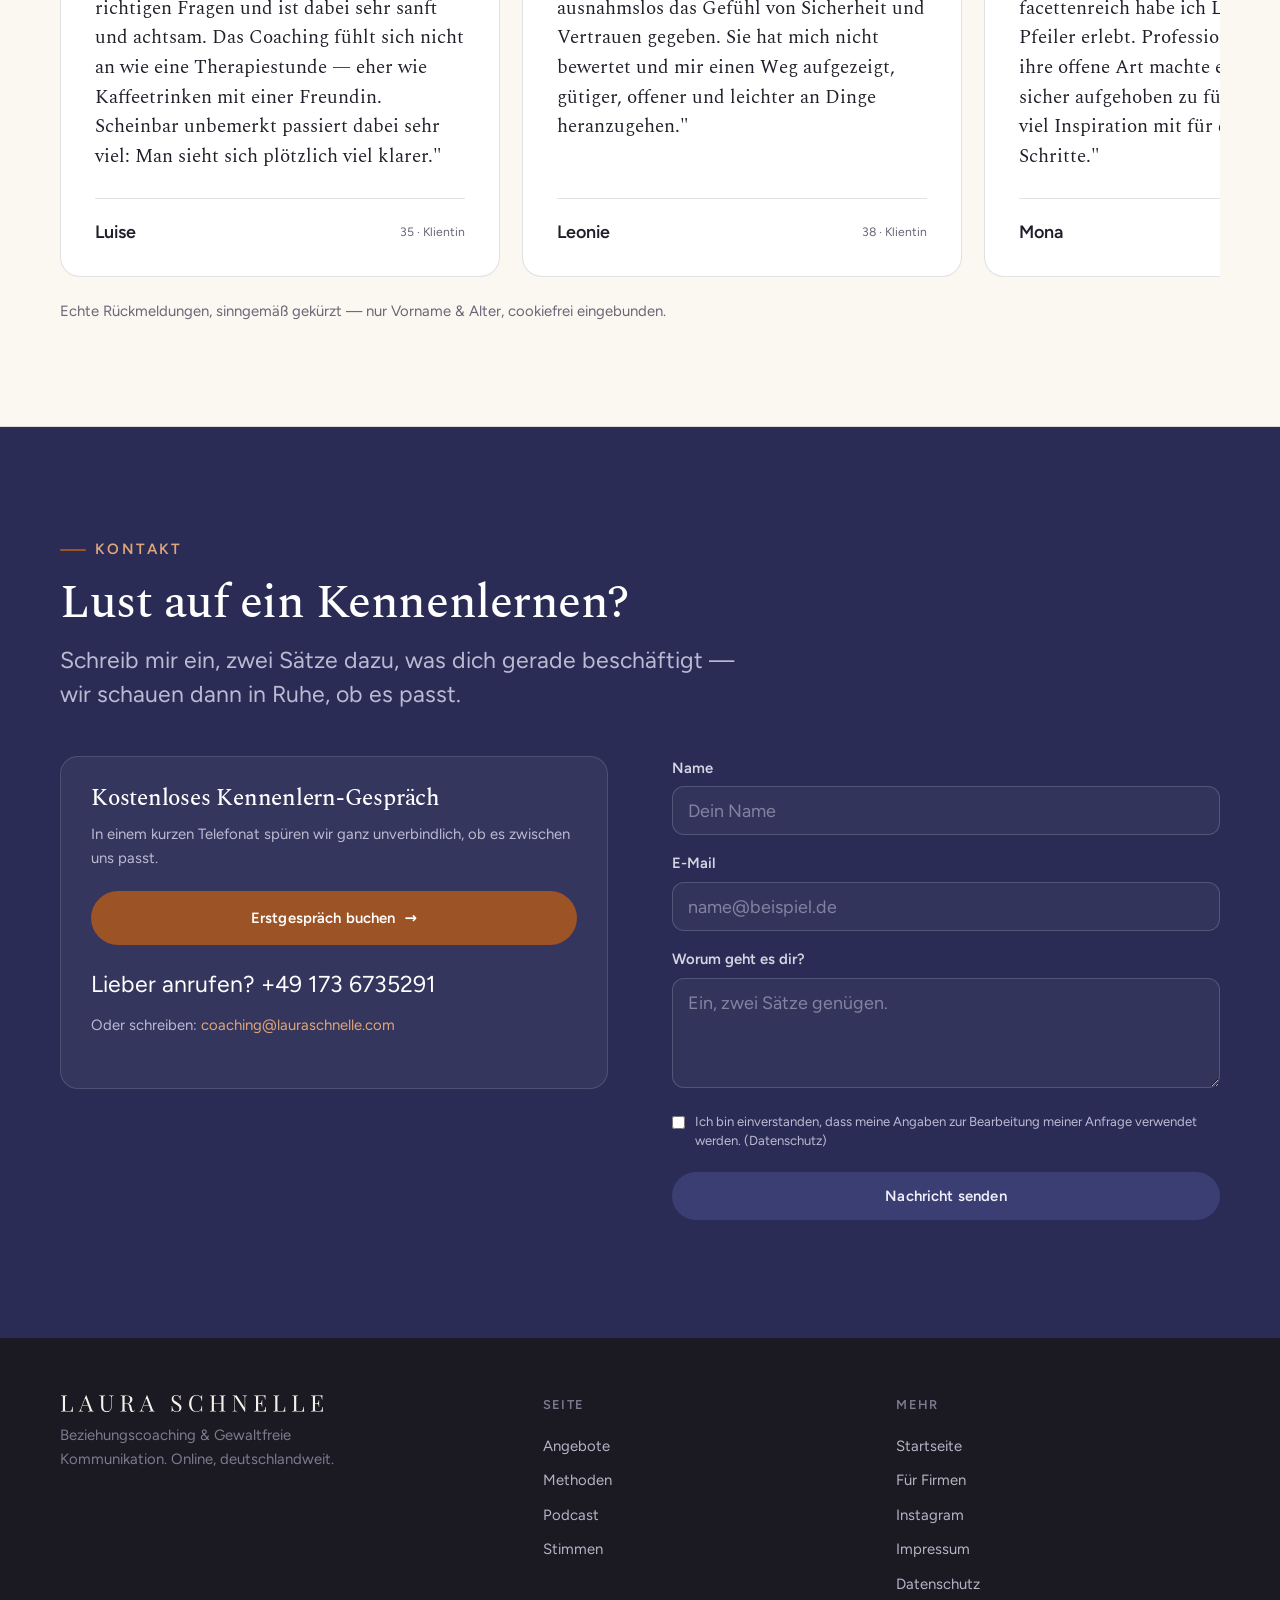
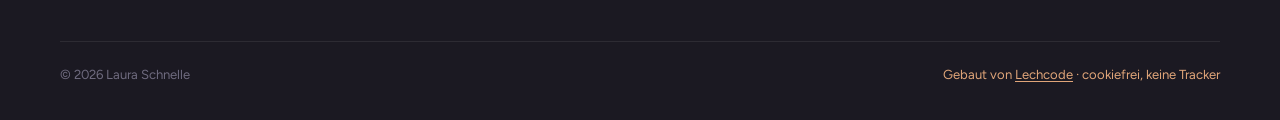
<file: beziehung.html>
<!DOCTYPE html>
<html lang="de">
<head>
<meta charset="utf-8">
<meta name="viewport" content="width=device-width, initial-scale=1">
<script>document.documentElement.classList.add('js')</script>
<title>Beziehungscoaching & Selbstliebe | Laura Schnelle</title>
<meta name="description" content="1:1-Begleitung und GFK-Gruppencoaching mit Gewaltfreier Kommunikation: zurück zu dir, in echte Verbindung und ehrliche Beziehungen — auch in offenen Konstellationen. Plus der Podcast „Peace, Love & Therapy". Online, deutschlandweit.">
<link rel="canonical" href="https://lauraschnelle.com/beziehung.html">
<meta property="og:title" content="Zurück zu dir — und in echte Verbindung | Laura Schnelle">
<meta property="og:description" content="Beziehungscoaching & Selbstliebe mit Gewaltfreier Kommunikation. 1:1 & GFK-Gruppencoaching, online. Podcast „Peace, Love & Therapy".">
<meta property="og:type" content="website">
<meta property="og:locale" content="de_DE">
<meta property="og:url" content="https://lauraschnelle.com/beziehung.html">
<meta property="og:image" content="https://lauraschnelle.com/assets/og-beziehung.jpg">
<meta property="og:image:width" content="1200">
<meta property="og:image:height" content="630">
<meta name="theme-color" content="#F5F1EA">
<link rel="icon" href="assets/logo.svg">
<link rel="preload" as="font" type="font/woff2" href="assets/fonts/spectral-600.woff2" crossorigin>
<link rel="preload" as="font" type="font/woff2" href="assets/fonts/figtree-400.woff2" crossorigin>
<link rel="stylesheet" href="assets/fonts.css">
<link rel="stylesheet" href="assets/site.css">
</head>
<body>
<a href="#main" class="skip">Zum Inhalt springen</a>

<nav class="nav" id="nav">
  <div class="wrap nav-in">
    <a href="index.html" class="brand"><img src="assets/logo-mark.svg" class="brandmark" alt="" width="32" height="30"><img src="assets/wordmark.svg" class="brandword" alt="Laura Schnelle" width="208" height="15"></a>
    <div class="nav-links">
      <a href="#angebote">Angebote</a>
      <a href="#methoden">Methoden</a>
      <a href="#podcast">Podcast</a>
      <a href="#stimmen">Stimmen</a>
      <a href="#kontakt" class="btn btn-primary">Kennenlernen</a>
    </div>
    <button class="burger" id="burger" aria-label="Menü öffnen" aria-expanded="false">
      <span></span><span></span><span></span>
    </button>
  </div>
</nav>
<div class="mobile-menu" id="mmenu">
  <a href="#angebote">Angebote</a>
  <a href="#methoden">Methoden</a>
  <a href="#podcast">Podcast</a>
  <a href="#stimmen">Stimmen</a>
  <a href="#kontakt" class="btn btn-primary">Kennenlernen</a>
</div>

<main id="main">
<header class="hero" id="top">
  <div class="wrap hero-grid">
    <div class="hero-copy">
      <span class="eyebrow">Beziehungscoaching &amp; GfK · online</span>
      <h1>Zurück zu dir — und in <span class="mark">echte Verbindung</span>.</h1>
      <p class="hero-lead">Ich begleite dich zurück zu dir: ehrlich, achtsam, ohne dich für andere aufzugeben.</p>
      <div class="hero-cta">
        <a href="#kontakt" class="btn btn-primary">Kennenlernen <span class="ar">→</span></a>
        <a href="#podcast" class="btn btn-ghost">Podcast hören</a>
      </div>
      <div class="hero-meta">
        <span>1:1 &amp; Gruppe · <b>online, deutschlandweit</b></span>
      </div>
    </div>
    <div class="portrait">
      <figure>
        <picture>
          <source type="image/webp" srcset="assets/laura-cozy-460.webp 460w, assets/laura-cozy-640.webp 640w" sizes="(max-width:900px) 230px, 390px">
          <img src="assets/laura-cozy-640.jpg" srcset="assets/laura-cozy-460.jpg 460w, assets/laura-cozy-640.jpg 640w" sizes="(max-width:900px) 230px, 390px" width="640" height="800" alt="Laura Schnelle, Beziehungscoach und GfK-Trainerin" fetchpriority="high">
        </picture>
      </figure>
      <div class="tag">Laura Schnelle<span>Beziehungscoach &amp; GfK-Trainerin</span></div>
    </div>
  </div>
</header>

<section id="stellvor" style="background:var(--surface-2);border-block:1px solid var(--line)">
  <div class="wrap">
    <div class="sec-head center reveal">
      <span class="eyebrow" style="justify-content:center">Stell dir vor …</span>
    </div>
    <div class="imagine">
      <p class="reveal">… du lebst im <span class="em">Einklang</span> mit deinen Bedürfnissen.</p>
      <p class="reveal" style="transition-delay:.09s">… du hast tiefe Verbindungen — <span class="em">ohne dich aufzugeben</span>.</p>
      <p class="reveal" style="transition-delay:.18s">… du zeigst dich, <span class="em">wie du wirklich bist</span>. Mit allem.</p>
    </div>
  </div>
</section>

<section id="angebote">
  <div class="wrap">
    <div class="sec-head reveal">
      <span class="eyebrow">Meine Angebote</span>
      <h2 style="margin-top:16px">Für dich — so arbeiten wir zusammen.</h2>
      <p>Von der Kraft der Gruppe bis zur 1:1-Tiefe — plus etwas für zuhause. Wähle, was gerade zu dir passt.</p>
    </div>
    <div class="offer-grid">
      <div class="offer feature reveal">
        <span class="num">GRUPPENCOACHING</span>
        <h3>F*CK YES</h3>
        <p>Mein GfK-Gruppencoaching rund um Selbstempathie und Grenzen setzen. In der Kraft der Gruppe lernst du, dich selbst wirklich zu verstehen, klar „Ja" und „Nein" zu sagen — und dabei in Verbindung zu bleiben.</p>
        <div class="chips">
          <span class="chip">Selbstempathie</span><span class="chip">Grenzen setzen</span><span class="chip">GfK</span><span class="chip">Gruppe</span>
        </div>
      </div>
      <div class="offer reveal">
        <span class="num">1:1 · 3–6 MONATE</span>
        <h3>Begleitung für (offene) Beziehungen</h3>
        <p>Über drei bis sechs Monate begleite ich dich bei dem, was in deinen Beziehungen dran ist — auch in offenen und nicht-monogamen Konstellationen. Inklusive WhatsApp-Support zwischen den Sitzungen.</p>
      </div>
      <div class="offer reveal">
        <span class="num">FÜR ZUHAUSE</span>
        <h3>Paar-Workbook</h3>
        <p>Ein Workbook für Paare, das euch hilft, zu Hause ins ehrliche Gespräch zu kommen — Schritt für Schritt, in eurem eigenen Rhythmus.</p>
      </div>
    </div>
    <p class="lead-note reveal">Du suchst etwas für dein Unternehmen? Dann geht es hier weiter: <a href="business.html" class="klar">Kommunikationsseminare für Teams →</a></p>
  </div>
</section>

<section id="methoden" style="background:var(--surface-2);border-block:1px solid var(--line)">
  <div class="wrap">
    <div class="sec-head reveal">
      <span class="eyebrow">Meine Methoden</span>
      <h2 style="margin-top:16px">Womit wir arbeiten.</h2>
    </div>
    <div class="prob-grid">
      <div class="prob reveal"><div class="k">Gewaltfreie Kommunikation</div><p>Nach Marshall B. Rosenberg: urteilsfrei zuhören, eigene Gefühle und Bedürfnisse wahrnehmen — im inneren Dialog und in der Partnerschaft.</p></div>
      <div class="prob reveal"><div class="k">Innere Aufstellungsarbeit</div><p>Mit inneren Bildern arbeiten — sehen, hören, fühlen —, um bewusst hilfreiche, tragende Zustände in dir hervorzurufen.</p></div>
      <div class="prob reveal"><div class="k">Innere Anteile</div><p>Arbeit mit Glaubenssätzen, Blockaden und Selbstwert — mit dem „Inneren Team" und Ego-State-Ansätzen.</p></div>
    </div>
  </div>
</section>

<section id="check">
  <div class="wrap">
    <div class="sec-head center reveal">
      <span class="eyebrow" style="justify-content:center">Kurz zum Ausprobieren</span>
      <h2 style="margin-top:16px">Was meldet sich gerade bei dir?</h2>
      <p>In der Gewaltfreien Kommunikation zeigt jedes Gefühl auf ein Bedürfnis dahinter. Tippe an, was sich gerade meldet — ein erster kleiner Moment der Arbeit, die wir zusammen machen.</p>
    </div>
    <div class="needs-lab reveal">
      <div class="needs-chips" id="needChips" role="group" aria-label="Bedürfnisse zum Anklicken">
        <button type="button" class="need-chip" aria-pressed="false" data-echo="Wenn sich Ruhe meldet, ist oft ein Ja zu dir selbst dran.">Ruhe</button>
        <button type="button" class="need-chip" aria-pressed="false" data-echo="Verständnis beginnt oft damit, dich selbst zu verstehen.">Verständnis</button>
        <button type="button" class="need-chip" aria-pressed="false" data-echo="Nähe braucht keinen Beweis — nur deine Erlaubnis.">Nähe</button>
        <button type="button" class="need-chip" aria-pressed="false" data-echo="Freiheit und Verbindung sind kein Widerspruch.">Freiheit</button>
        <button type="button" class="need-chip" aria-pressed="false" data-echo="Vertrauen wächst da, wo du dich zeigen darfst.">Vertrauen</button>
        <button type="button" class="need-chip" aria-pressed="false" data-echo="Der ehrlichste Satz ist oft der zu dir selbst.">Ehrlichkeit</button>
        <button type="button" class="need-chip" aria-pressed="false" data-echo="Du darfst ankommen — auch bei dir.">Geborgenheit</button>
        <button type="button" class="need-chip" aria-pressed="false" data-echo="Gesehen zu werden beginnt damit, dich zu zeigen.">Gesehen werden</button>
      </div>
      <p class="need-echo" id="needEcho" aria-live="polite"></p>
      <p class="need-hint">Nichts wird gespeichert — nur ein kleiner Impuls für dich.</p>
    </div>
  </div>
</section>

<section class="podcast" id="podcast">
  <div class="wrap">
    <div class="reveal">
      <span class="eyebrow">Podcast</span>
      <h2>Peace, Love &amp; Therapy</h2>
      <p>Dein Podcast für echte Verbindung. Ehrliche Gespräche über Kommunikation, Beziehung, Sexualität und den Weg zu dir selbst — auch über Nähe, die sich traut, jenseits der Norm zu leben.</p>
      <div class="pod-links">
        <a href="https://open.spotify.com/show/7Duyl52r22XGDeodkqbAXM" target="_blank" rel="noopener noreferrer">Auf Spotify hören</a>
        <a href="https://peace-love-therapy.podigee.io/" target="_blank" rel="noopener noreferrer">Alle Folgen</a>
        <a href="https://www.instagram.com/laurajschnelle/" target="_blank" rel="noopener noreferrer">Instagram folgen</a>
      </div>
    </div>
    <figure class="reveal">
      <picture>
        <source type="image/webp" srcset="assets/podcast-400.webp 400w, assets/podcast-700.webp 700w" sizes="(max-width:850px) 300px, 440px">
        <img src="assets/podcast-700.jpg" srcset="assets/podcast-400.jpg 400w, assets/podcast-700.jpg 700w" sizes="(max-width:850px) 300px, 440px" width="700" height="700" alt="Cover des Podcasts „Peace, Love & Therapy" von Laura Schnelle" loading="lazy" decoding="async">
      </picture>
    </figure>
  </div>
</section>

<section id="stimmen" class="voices">
  <div class="wrap">
    <div class="sec-head reveal">
      <span class="eyebrow">Stimmen</span>
      <h2 style="margin-top:16px">Was Menschen aus der Begleitung mitnehmen.</h2>
    </div>
    <div class="tp-head reveal">
      <p style="color:var(--muted);font-size:var(--step--1);max-width:52ch">Auszüge aus Rückmeldungen von Klientinnen und Klienten. Weitere findest du auf <a href="https://www.trustpilot.com/review/lauraschnelle.com" target="_blank" rel="noopener noreferrer" class="klar">Trustpilot</a>.</p>
      <div class="tp-nav">
        <button type="button" data-tp="-1" aria-label="Vorherige Stimme"><svg width="18" height="18" viewBox="0 0 24 24" fill="none" stroke="currentColor" stroke-width="2" stroke-linecap="round" stroke-linejoin="round"><path d="M15 6l-6 6 6 6"/></svg></button>
        <button type="button" data-tp="1" aria-label="Nächste Stimme"><svg width="18" height="18" viewBox="0 0 24 24" fill="none" stroke="currentColor" stroke-width="2" stroke-linecap="round" stroke-linejoin="round"><path d="M9 6l6 6-6 6"/></svg></button>
      </div>
    </div>
    <div class="tp-track" id="tpTrack">
      <article class="tcard reveal">
        <div class="tt">Wie Kaffee mit einer Freundin</div>
        <p class="tq">„Sie stellt im richtigen Moment die richtigen Fragen und ist dabei sehr sanft und achtsam. Das Coaching fühlt sich nicht an wie eine Therapiestunde — eher wie Kaffeetrinken mit einer Freundin. Scheinbar unbemerkt passiert dabei sehr viel: Man sieht sich plötzlich viel klarer."</p>
        <div class="ta"><span class="nm">Luise</span><span class="src">35 · Klientin</span></div>
      </article>
      <article class="tcard reveal">
        <div class="tt">Absolute Sicherheit &amp; Vertrauen</div>
        <p class="tq">„Als Coach und Mensch hat mir Laura ausnahmslos das Gefühl von Sicherheit und Vertrauen gegeben. Sie hat mich nicht bewertet und mir einen Weg aufgezeigt, gütiger, offener und leichter an Dinge heranzugehen."</p>
        <div class="ta"><span class="nm">Leonie</span><span class="src">38 · Klientin</span></div>
      </article>
      <article class="tcard reveal">
        <div class="tt">Ein stabiler Pfeiler</div>
        <p class="tq">„Ressourcen-orientiert, empathisch und facettenreich habe ich Laura als stabilen Pfeiler erlebt. Professionell und herzlich — ihre offene Art machte es mir leicht, mich sicher aufgehoben zu fühlen. Ich nehme viel Inspiration mit für die nächsten Schritte."</p>
        <div class="ta"><span class="nm">Mona</span><span class="src">29 · Klientin</span></div>
      </article>
      <article class="tcard reveal">
        <div class="tt">Klarheit nach jeder Session</div>
        <p class="tq">„Nach jeder Session hatte ich absolute Klarheit darüber, wie ich mich fühle und was ich tun will. Diese Klarheit über mich selbst hätte ich in Jahren nicht allein erreicht — ich lebe seither mit mehr Leichtigkeit im Alltag."</p>
        <div class="ta"><span class="nm">Michelle</span><span class="src">29 · Klientin</span></div>
      </article>
      <article class="tcard reveal">
        <div class="tt">Der vertrauensvolle Raum</div>
        <p class="tq">„Laura hat mir geholfen, wieder mehr zu mir selbst zu finden und Klarheit über meine persönlichen und beruflichen Ziele zu erlangen. Durch sie habe ich den vertrauensvollen Raum bekommen, den ich für meinen Entwicklungsprozess so gebraucht habe."</p>
        <div class="ta"><span class="nm">Carina</span><span class="src">30 · Klientin</span></div>
      </article>
      <article class="tcard reveal">
        <div class="tt">Eine wunderbare Zuhörerin</div>
        <p class="tq">„Laura nimmt jede Sorge ernst und bringt einen durch Nachfragen zur eigenen Reflexion. Mit viel Empathie und einem offenen Ohr hat sie mir geholfen, mein Chaos zu ordnen, Hürden zu überwinden und selbst in Problemen das Positive zu sehen."</p>
        <div class="ta"><span class="nm">Jan</span><span class="src">42 · Klient</span></div>
      </article>
    </div>
    <p class="lead-note reveal">Echte Rückmeldungen, sinngemäß gekürzt — nur Vorname &amp; Alter, cookiefrei eingebunden.</p>
  </div>
</section>

<section id="kontakt" class="contact">
  <div class="wrap">
    <div class="sec-head reveal">
      <span class="eyebrow" style="color:var(--apricot)">Kontakt</span>
      <h2 style="margin-top:16px">Lust auf ein Kennenlernen?</h2>
      <p class="sub">Schreib mir ein, zwei Sätze dazu, was dich gerade beschäftigt — wir schauen dann in Ruhe, ob es passt.</p>
    </div>
    <div class="contact-grid">
      <div class="book reveal">
        <h3>Kostenloses Kennenlern-Gespräch</h3>
        <p>In einem kurzen Telefonat spüren wir ganz unverbindlich, ob es zwischen uns passt.</p>
        <a href="https://calendly.com/laura-schnelle-coaching/telefonat" target="_blank" rel="noopener noreferrer" class="btn btn-warm" style="width:100%;justify-content:center;margin-bottom:20px">Erstgespräch buchen <span class="ar">→</span></a>
        <p style="color:#fff;font-size:var(--step-1);margin:0 0 6px">Lieber anrufen? <a href="tel:+491736735291">+49&nbsp;173&nbsp;6735291</a></p>
        <p class="altc">Oder schreiben: <a href="mailto:coaching@lauraschnelle.com">coaching@lauraschnelle.com</a></p>
      </div>
      <form id="cf" class="reveal">
        <label for="name">Name</label>
        <input id="name" name="name" placeholder="Dein Name" required>
        <label for="email">E-Mail</label>
        <input id="email" name="email" type="email" placeholder="name@beispiel.de" required>
        <label for="msg">Worum geht es dir?</label>
        <textarea id="msg" name="msg" placeholder="Ein, zwei Sätze genügen."></textarea>
        <div class="hp" aria-hidden="true"><label for="_honey">Bitte leer lassen</label><input id="_honey" name="_honey" tabindex="-1" autocomplete="off"></div>
        <div class="consent">
          <input id="ok" type="checkbox" required>
          <label for="ok">Ich bin einverstanden, dass meine Angaben zur Bearbeitung meiner Anfrage verwendet werden. (<a href="datenschutz.html">Datenschutz</a>)</label>
        </div>
        <button type="submit" class="btn btn-primary" style="width:100%;justify-content:center">Nachricht senden</button>
        <p id="cfmsg" class="form-msg" role="status" aria-live="polite"></p>
      </form>
    </div>
  </div>
</section>
</main>

<footer class="site-footer">
  <div class="wrap">
    <div class="foot-top">
      <div class="foot-brand"><img src="assets/wordmark-hell.svg" class="footword" alt="Laura Schnelle" width="264" height="19">
        <p>Beziehungscoaching &amp; Gewaltfreie Kommunikation. Online, deutschlandweit.</p>
      </div>
      <div class="foot-col">
        <h4>Seite</h4>
        <a href="#angebote">Angebote</a>
        <a href="#methoden">Methoden</a>
        <a href="#podcast">Podcast</a>
        <a href="#stimmen">Stimmen</a>
      </div>
      <div class="foot-col">
        <h4>Mehr</h4>
        <a href="index.html">Startseite</a>
        <a href="business.html">Für Firmen</a>
        <a href="https://www.instagram.com/laurajschnelle/" target="_blank" rel="noopener noreferrer">Instagram</a>
        <a href="impressum.html">Impressum</a>
        <a href="datenschutz.html">Datenschutz</a>
      </div>
    </div>
    <div class="foot-bot">
      <span>© 2026 Laura Schnelle</span>
      <span class="made">Gebaut von <a href="https://lechcode.de" target="_blank" rel="noopener">Lechcode</a> · cookiefrei, keine Tracker</span>
    </div>
  </div>
</footer>

<script src="assets/site.js" defer></script>
</body>
</html>
</file>
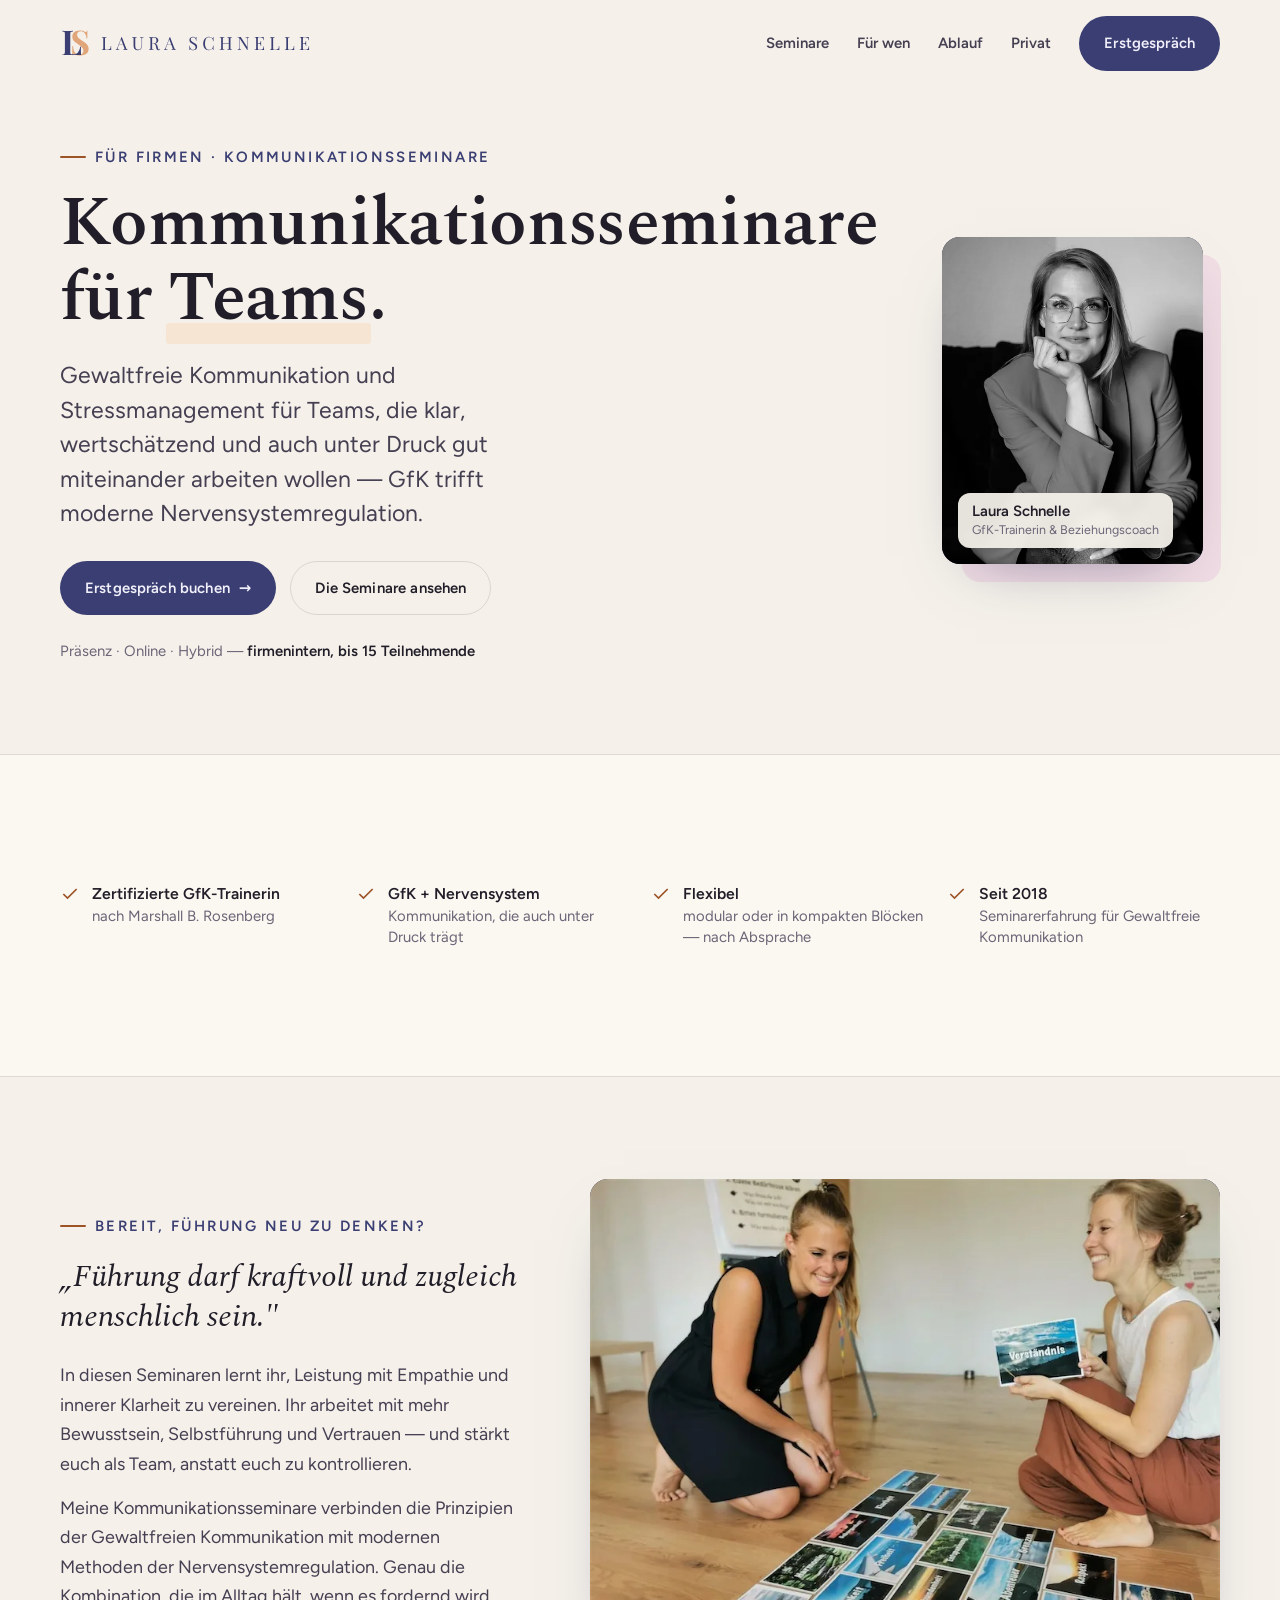
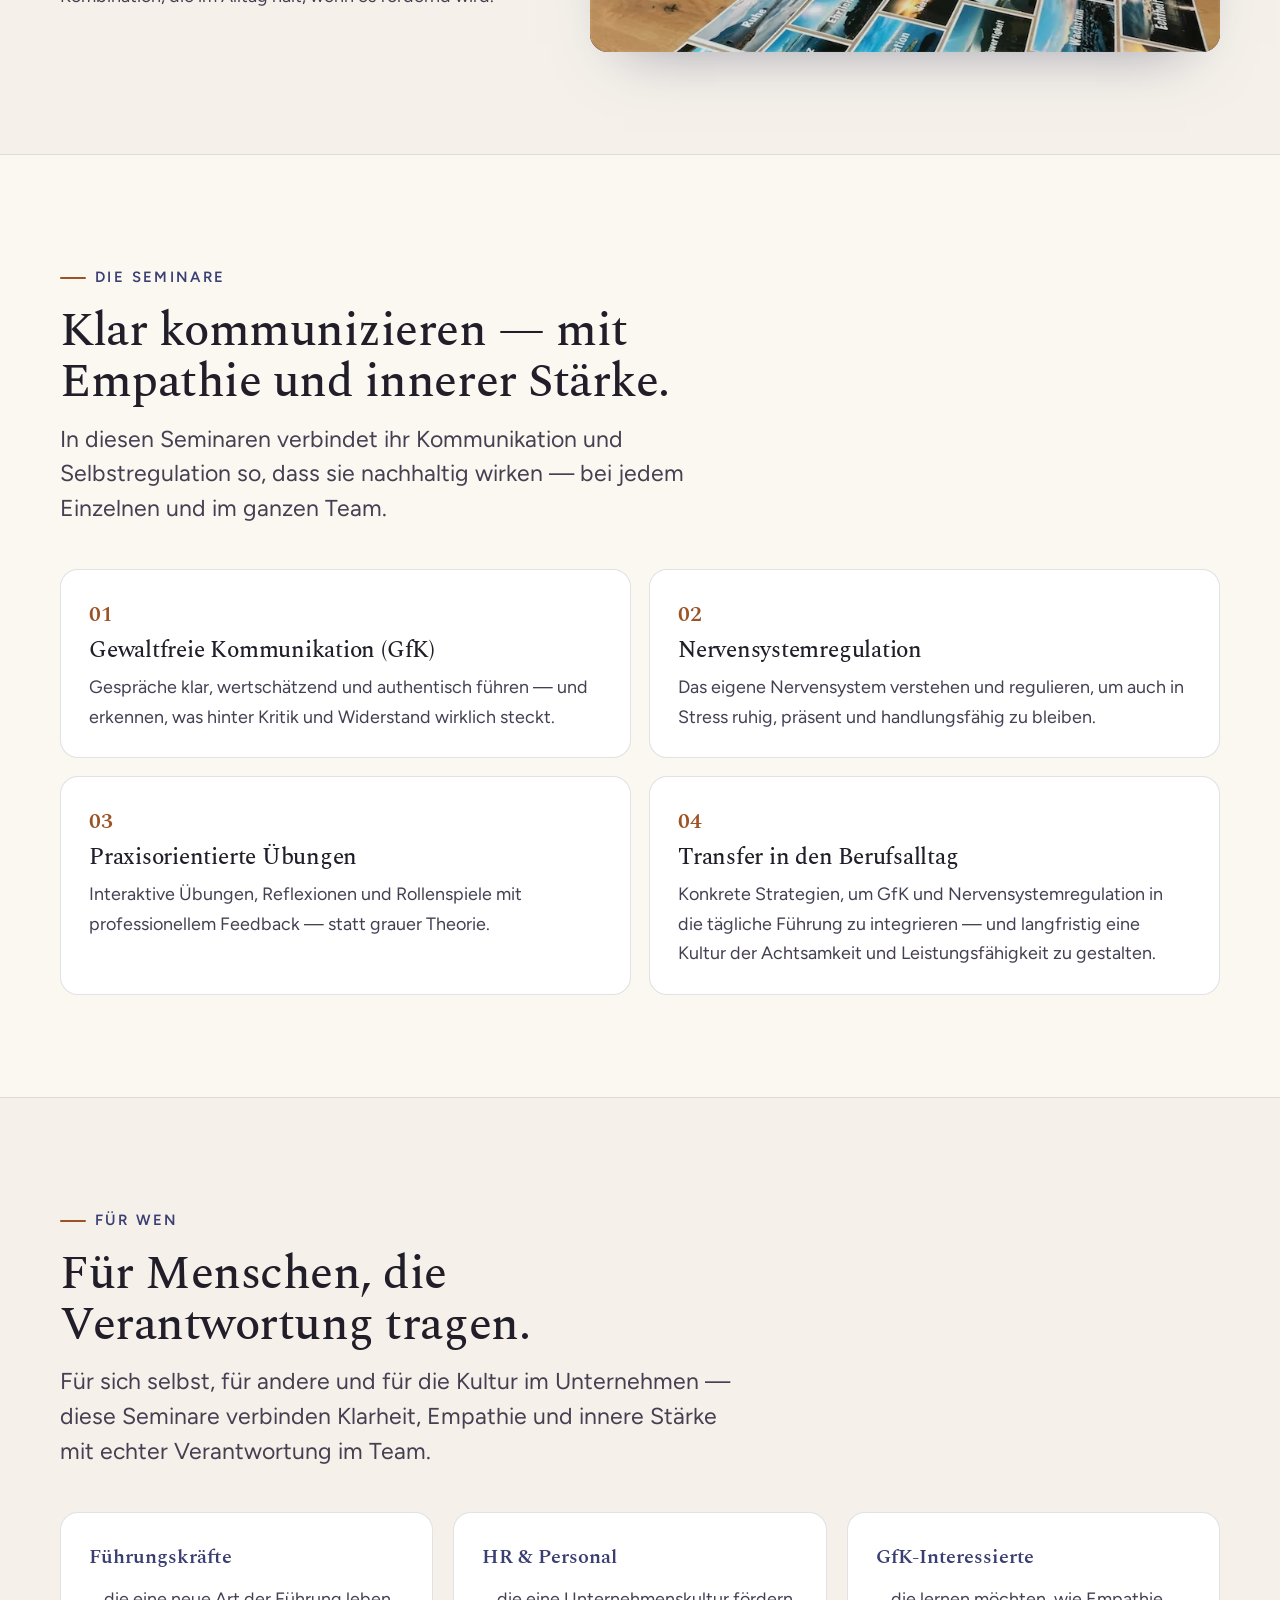
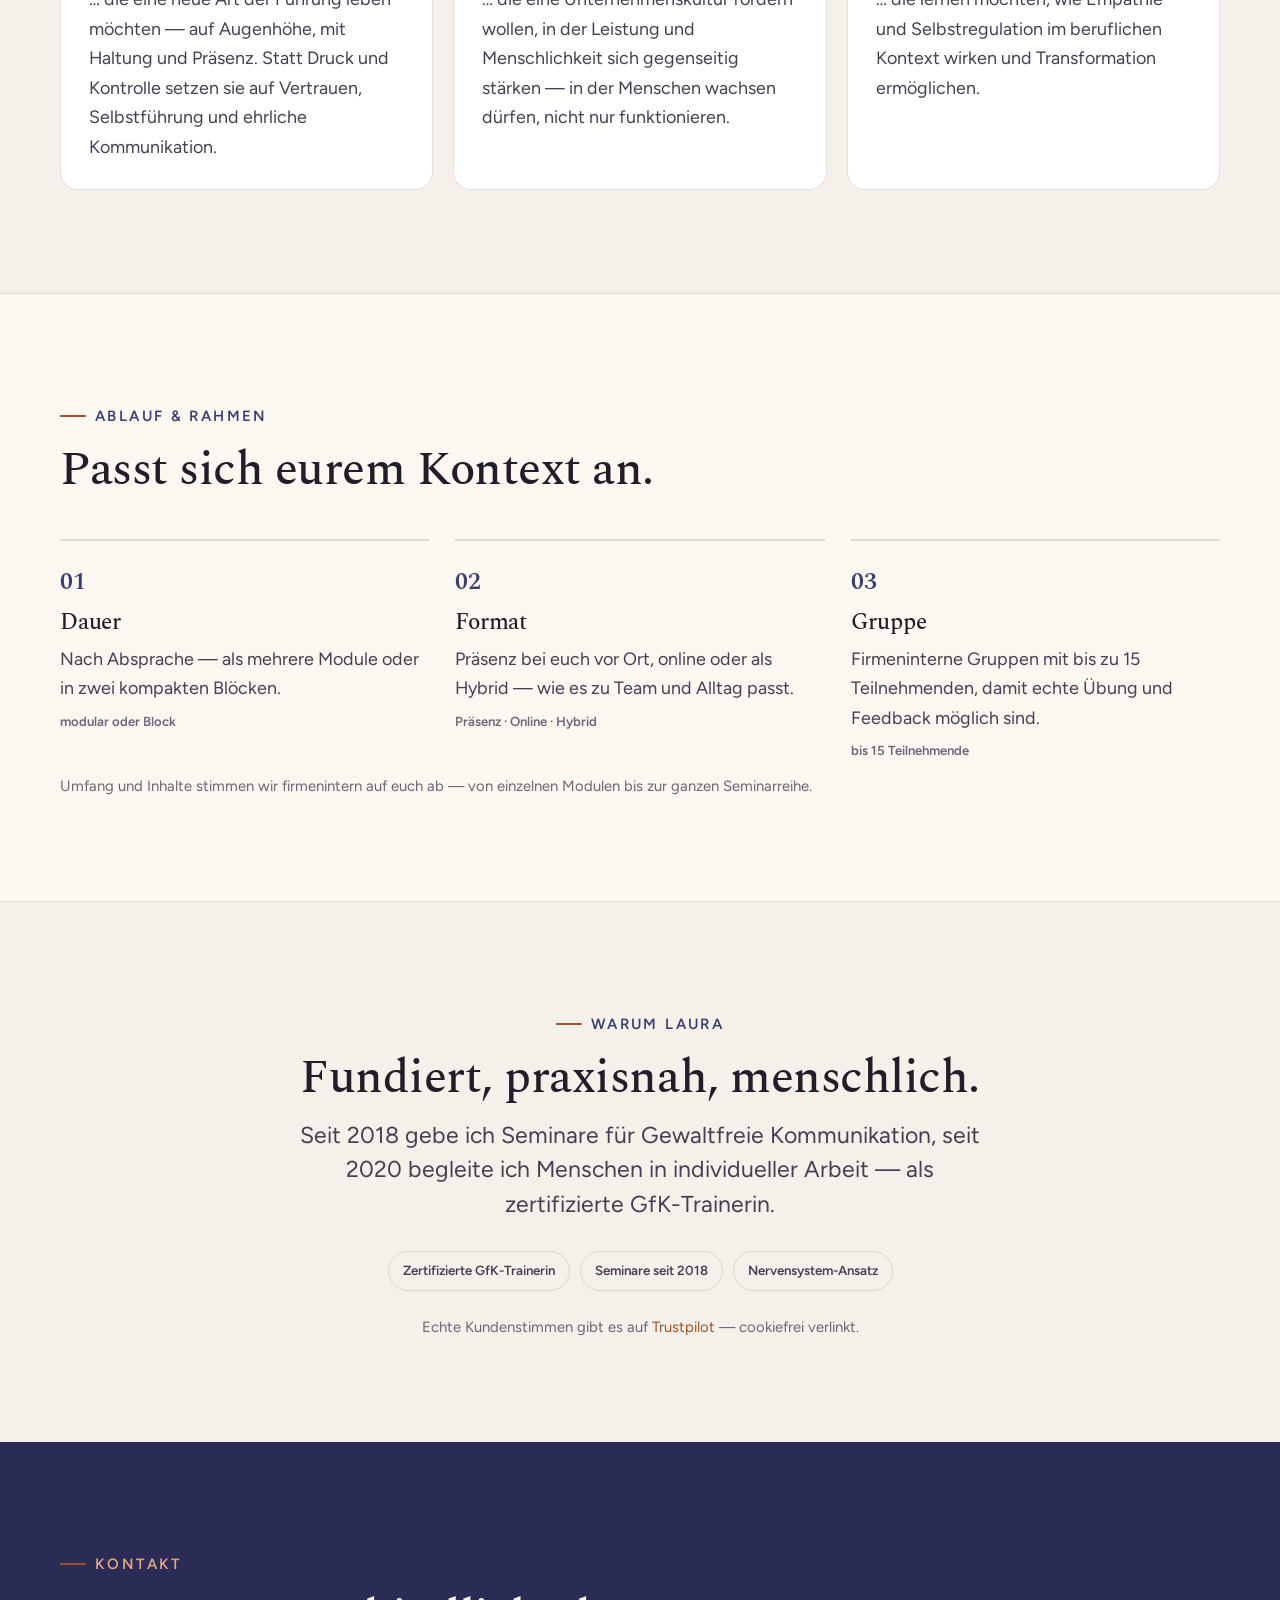
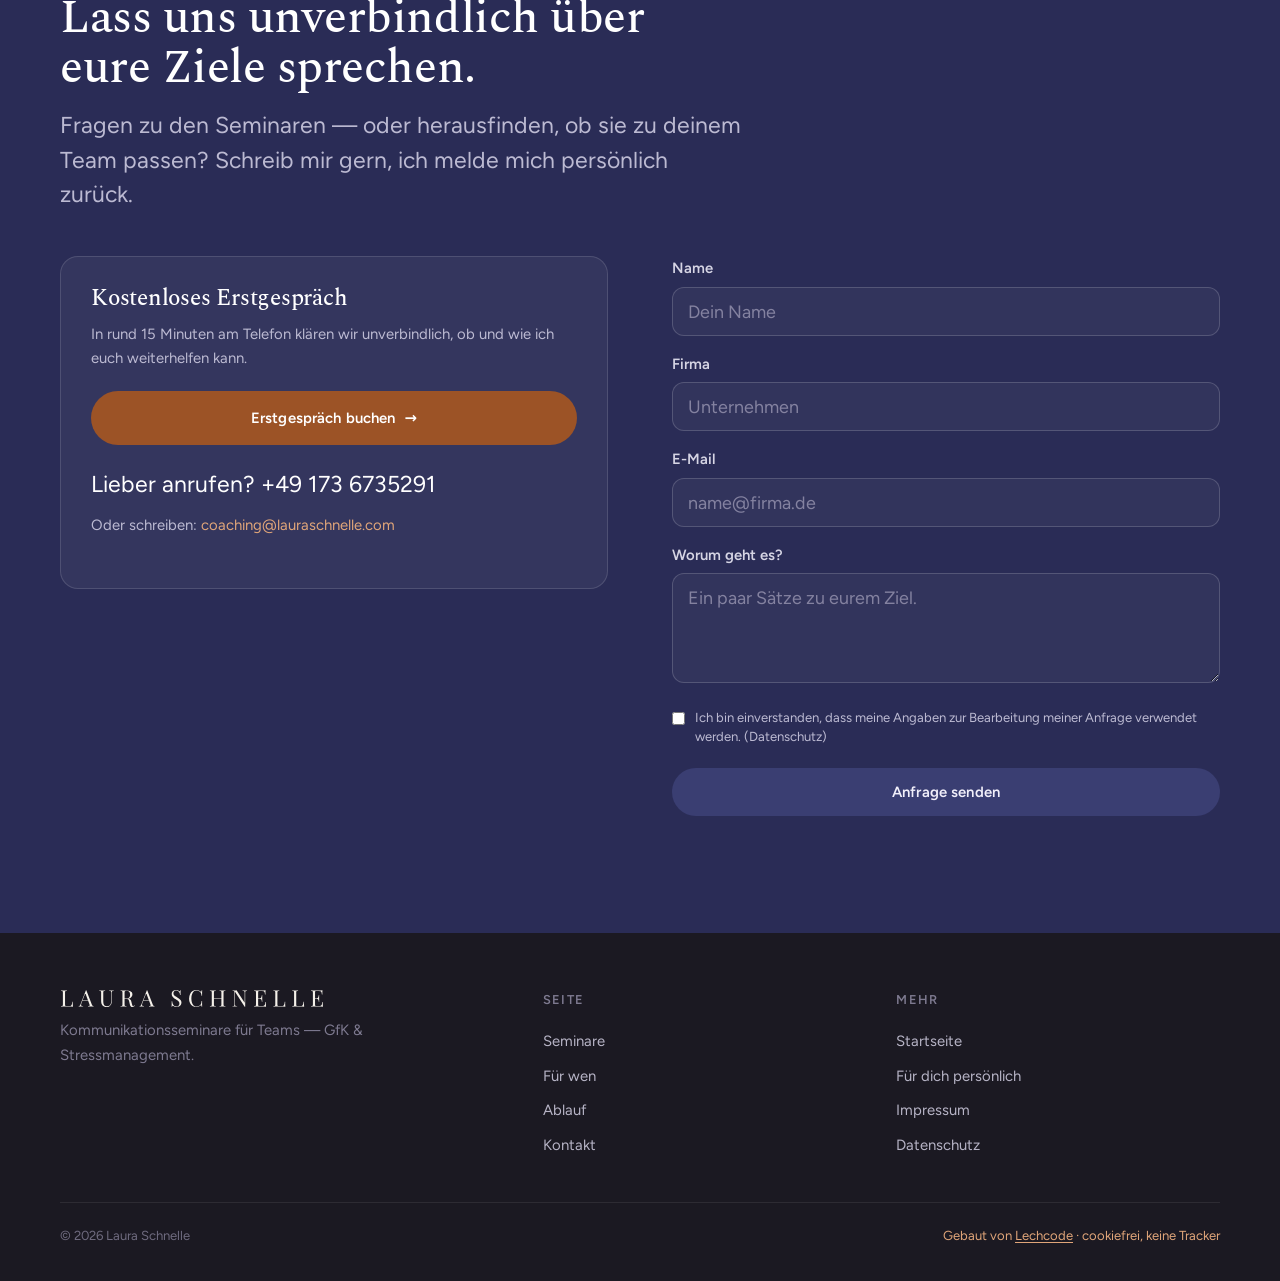
<file: business.html>
<!DOCTYPE html>
<html lang="de">
<head>
<meta charset="utf-8">
<meta name="viewport" content="width=device-width, initial-scale=1">
<script>document.documentElement.classList.add('js')</script>
<title>Kommunikationsseminare für Teams — GfK & Stressmanagement | Laura Schnelle</title>
<meta name="description" content="Kommunikationsseminare für Teams: Gewaltfreie Kommunikation und Stressmanagement (Nervensystemregulation). Präsenz, online oder hybrid, bis 15 Teilnehmende. Jetzt Erstgespräch buchen.">
<link rel="canonical" href="https://lauraschnelle.com/business.html">
<meta property="og:title" content="Kommunikationsseminare für Teams — Laura Schnelle">
<meta property="og:description" content="Gewaltfreie Kommunikation und Stressmanagement (Nervensystemregulation) für Teams, die klar und wertschätzend miteinander arbeiten wollen.">
<meta property="og:type" content="website">
<meta property="og:locale" content="de_DE">
<meta property="og:url" content="https://lauraschnelle.com/business.html">
<meta property="og:image" content="https://lauraschnelle.com/assets/og-business.jpg">
<meta property="og:image:width" content="1200">
<meta property="og:image:height" content="630">
<meta name="theme-color" content="#F5F1EA">
<link rel="icon" href="assets/logo.svg">
<link rel="preload" as="font" type="font/woff2" href="assets/fonts/spectral-600.woff2" crossorigin>
<link rel="preload" as="font" type="font/woff2" href="assets/fonts/figtree-400.woff2" crossorigin>
<link rel="stylesheet" href="assets/fonts.css">
<link rel="stylesheet" href="assets/site.css">
</head>
<body>
<a href="#main" class="skip">Zum Inhalt springen</a>

<nav class="nav" id="nav">
  <div class="wrap nav-in">
    <a href="index.html" class="brand"><img src="assets/logo-mark.svg" class="brandmark" alt="" width="32" height="30"><img src="assets/wordmark.svg" class="brandword" alt="Laura Schnelle" width="208" height="15"></a>
    <div class="nav-links">
      <a href="#ausbildung">Seminare</a>
      <a href="#zielgruppe">Für wen</a>
      <a href="#ablauf">Ablauf</a>
      <a href="beziehung.html">Privat</a>
      <a href="#kontakt" class="btn btn-primary">Erstgespräch</a>
    </div>
    <button class="burger" id="burger" aria-label="Menü öffnen" aria-expanded="false">
      <span></span><span></span><span></span>
    </button>
  </div>
</nav>
<div class="mobile-menu" id="mmenu">
  <a href="#ausbildung">Seminare</a>
  <a href="#zielgruppe">Für wen</a>
  <a href="#ablauf">Ablauf</a>
  <a href="beziehung.html">Privat</a>
  <a href="#kontakt" class="btn btn-primary">Erstgespräch</a>
</div>

<main id="main">
<header class="hero" id="top">
  <div class="wrap hero-grid">
    <div class="hero-copy">
      <span class="eyebrow">Für Firmen · Kommunikationsseminare</span>
      <h1>Kommunikationsseminare für <span class="mark">Teams</span>.</h1>
      <p class="hero-lead">Gewaltfreie Kommunikation und Stressmanagement für Teams, die klar, wertschätzend und auch unter Druck gut miteinander arbeiten wollen — GfK trifft moderne Nervensystemregulation.</p>
      <div class="hero-cta">
        <a href="#kontakt" class="btn btn-primary">Erstgespräch buchen <span class="ar">→</span></a>
        <a href="#ausbildung" class="btn btn-ghost">Die Seminare ansehen</a>
      </div>
      <div class="hero-meta">
        <span>Präsenz · Online · Hybrid — <b>firmenintern, bis 15 Teilnehmende</b></span>
      </div>
    </div>
    <div class="portrait rose">
      <figure>
        <picture>
          <source type="image/webp" srcset="assets/laura-biz-500.webp 500w, assets/laura-biz-780.webp 780w, assets/laura-biz-1000.webp 1000w" sizes="(max-width:900px) 230px, 390px">
          <img src="assets/laura-biz-780.jpg" srcset="assets/laura-biz-500.jpg 500w, assets/laura-biz-780.jpg 780w, assets/laura-biz-1000.jpg 1000w" sizes="(max-width:900px) 230px, 390px" width="1000" height="1250" alt="Laura Schnelle, Trainerin für Gewaltfreie Kommunikation" fetchpriority="high">
        </picture>
      </figure>
      <div class="tag">Laura Schnelle<span>GfK-Trainerin &amp; Beziehungscoach</span></div>
    </div>
  </div>
</header>

<section class="trust" aria-label="Auf einen Blick">
  <div class="wrap trust-grid">
    <div class="trust-item"><svg width="20" height="20" viewBox="0 0 24 24" fill="none" stroke="currentColor" stroke-width="2"><path d="M20 6 9 17l-5-5"/></svg><div><b>Zertifizierte GfK-Trainerin</b>nach Marshall B. Rosenberg</div></div>
    <div class="trust-item"><svg width="20" height="20" viewBox="0 0 24 24" fill="none" stroke="currentColor" stroke-width="2"><path d="M20 6 9 17l-5-5"/></svg><div><b>GfK + Nervensystem</b>Kommunikation, die auch unter Druck trägt</div></div>
    <div class="trust-item"><svg width="20" height="20" viewBox="0 0 24 24" fill="none" stroke="currentColor" stroke-width="2"><path d="M20 6 9 17l-5-5"/></svg><div><b>Flexibel</b>modular oder in kompakten Blöcken — nach Absprache</div></div>
    <div class="trust-item"><svg width="20" height="20" viewBox="0 0 24 24" fill="none" stroke="currentColor" stroke-width="2"><path d="M20 6 9 17l-5-5"/></svg><div><b>Seit 2018</b>Seminarerfahrung für Gewaltfreie Kommunikation</div></div>
  </div>
</section>

<section id="warum">
  <div class="wrap">
    <div class="about">
      <div class="reveal">
        <span class="eyebrow">Bereit, Führung neu zu denken?</span>
        <p class="quote" style="margin-top:18px">„Führung darf kraftvoll und zugleich menschlich sein."</p>
        <p>In diesen Seminaren lernt ihr, Leistung mit Empathie und innerer Klarheit zu vereinen. Ihr arbeitet mit mehr Bewusstsein, Selbstführung und Vertrauen — und stärkt euch als Team, anstatt euch zu kontrollieren.</p>
        <p>Meine Kommunikationsseminare verbinden die Prinzipien der Gewaltfreien Kommunikation mit modernen Methoden der Nervensystemregulation. Genau die Kombination, die im Alltag hält, wenn es fordernd wird.</p>
      </div>
      <div class="about-figure reveal" style="max-width:none;aspect-ratio:4/3">
        <picture>
          <source type="image/webp" srcset="assets/laura-gfk-500.webp 500w, assets/laura-gfk-800.webp 800w" sizes="(max-width:900px) 90vw, 46vw">
          <img src="assets/laura-gfk-800.jpg" srcset="assets/laura-gfk-500.jpg 500w, assets/laura-gfk-800.jpg 800w" sizes="(max-width:900px) 90vw, 46vw" width="800" height="600" alt="Laura Schnelle in der Seminararbeit mit Bedürfniskarten der Gewaltfreien Kommunikation" loading="lazy" decoding="async">
        </picture>
      </div>
    </div>
  </div>
</section>

<section id="ausbildung" style="background:var(--surface-2);border-block:1px solid var(--line)">
  <div class="wrap">
    <div class="sec-head reveal">
      <span class="eyebrow">Die Seminare</span>
      <h2 style="margin-top:16px">Klar kommunizieren — mit Empathie und innerer Stärke.</h2>
      <p>In diesen Seminaren verbindet ihr Kommunikation und Selbstregulation so, dass sie nachhaltig wirken — bei jedem Einzelnen und im ganzen Team.</p>
    </div>
    <div class="mods">
      <div class="mod reveal"><h3>Gewaltfreie Kommunikation (GfK)</h3><p>Gespräche klar, wertschätzend und authentisch führen — und erkennen, was hinter Kritik und Widerstand wirklich steckt.</p></div>
      <div class="mod reveal"><h3>Nervensystemregulation</h3><p>Das eigene Nervensystem verstehen und regulieren, um auch in Stress ruhig, präsent und handlungsfähig zu bleiben.</p></div>
      <div class="mod reveal"><h3>Praxisorientierte Übungen</h3><p>Interaktive Übungen, Reflexionen und Rollenspiele mit professionellem Feedback — statt grauer Theorie.</p></div>
      <div class="mod reveal"><h3>Transfer in den Berufsalltag</h3><p>Konkrete Strategien, um GfK und Nervensystemregulation in die tägliche Führung zu integrieren — und langfristig eine Kultur der Achtsamkeit und Leistungsfähigkeit zu gestalten.</p></div>
    </div>
  </div>
</section>

<section id="zielgruppe">
  <div class="wrap">
    <div class="sec-head reveal">
      <span class="eyebrow">Für wen</span>
      <h2 style="margin-top:16px">Für Menschen, die Verantwortung tragen.</h2>
      <p>Für sich selbst, für andere und für die Kultur im Unternehmen — diese Seminare verbinden Klarheit, Empathie und innere Stärke mit echter Verantwortung im Team.</p>
    </div>
    <div class="prob-grid">
      <div class="prob reveal"><div class="k">Führungskräfte</div><p>… die eine neue Art der Führung leben möchten — auf Augenhöhe, mit Haltung und Präsenz. Statt Druck und Kontrolle setzen sie auf Vertrauen, Selbstführung und ehrliche Kommunikation.</p></div>
      <div class="prob reveal"><div class="k">HR &amp; Personal</div><p>… die eine Unternehmenskultur fördern wollen, in der Leistung und Menschlichkeit sich gegenseitig stärken — in der Menschen wachsen dürfen, nicht nur funktionieren.</p></div>
      <div class="prob reveal"><div class="k">GfK-Interessierte</div><p>… die lernen möchten, wie Empathie und Selbstregulation im beruflichen Kontext wirken und Transformation ermöglichen.</p></div>
    </div>
  </div>
</section>

<section id="ablauf" style="background:var(--surface-2);border-block:1px solid var(--line)">
  <div class="wrap">
    <div class="sec-head reveal">
      <span class="eyebrow">Ablauf &amp; Rahmen</span>
      <h2 style="margin-top:16px">Passt sich eurem Kontext an.</h2>
    </div>
    <div class="steps">
      <div class="step reveal"><h3>Dauer</h3><p>Nach Absprache — als mehrere Module oder in zwei kompakten Blöcken.</p><div class="dur">modular oder Block</div></div>
      <div class="step reveal"><h3>Format</h3><p>Präsenz bei euch vor Ort, online oder als Hybrid — wie es zu Team und Alltag passt.</p><div class="dur">Präsenz · Online · Hybrid</div></div>
      <div class="step reveal"><h3>Gruppe</h3><p>Firmeninterne Gruppen mit bis zu 15 Teilnehmenden, damit echte Übung und Feedback möglich sind.</p><div class="dur">bis 15 Teilnehmende</div></div>
    </div>
    <p class="lead-note reveal">Umfang und Inhalte stimmen wir firmenintern auf euch ab — von einzelnen Modulen bis zur ganzen Seminarreihe.</p>
  </div>
</section>

<section id="vertrauen">
  <div class="wrap">
    <div class="sec-head center reveal">
      <span class="eyebrow" style="justify-content:center">Warum Laura</span>
      <h2 style="margin-top:16px">Fundiert, praxisnah, menschlich.</h2>
      <p>Seit 2018 gebe ich Seminare für Gewaltfreie Kommunikation, seit 2020 begleite ich Menschen in individueller Arbeit — als zertifizierte GfK-Trainerin.</p>
    </div>
    <div class="quals reveal" style="justify-content:center;margin-top:30px">
      <span class="qual">Zertifizierte GfK-Trainerin</span>
      <span class="qual">Seminare seit 2018</span>
      <span class="qual">Nervensystem-Ansatz</span>
    </div>
    <p class="lead-note reveal" style="text-align:center;margin-top:24px">Echte Kundenstimmen gibt es auf <a href="https://www.trustpilot.com/review/lauraschnelle.com" target="_blank" rel="noopener noreferrer" class="klar">Trustpilot</a> — cookiefrei verlinkt.</p>
  </div>
</section>

<section id="kontakt" class="contact">
  <div class="wrap">
    <div class="sec-head reveal">
      <span class="eyebrow" style="color:var(--apricot)">Kontakt</span>
      <h2 style="margin-top:16px">Lass uns unverbindlich über eure Ziele sprechen.</h2>
      <p class="sub">Fragen zu den Seminaren — oder herausfinden, ob sie zu deinem Team passen? Schreib mir gern, ich melde mich persönlich zurück.</p>
    </div>
    <div class="contact-grid">
      <div class="book reveal">
        <h3>Kostenloses Erstgespräch</h3>
        <p>In rund 15 Minuten am Telefon klären wir unverbindlich, ob und wie ich euch weiterhelfen kann.</p>
        <a href="https://calendly.com/laura-schnelle-coaching/telefonat" target="_blank" rel="noopener noreferrer" class="btn btn-warm" style="width:100%;justify-content:center;margin-bottom:20px">Erstgespräch buchen <span class="ar">→</span></a>
        <p style="color:#fff;font-size:var(--step-1);margin:0 0 6px">Lieber anrufen? <a href="tel:+491736735291">+49&nbsp;173&nbsp;6735291</a></p>
        <p class="altc">Oder schreiben: <a href="mailto:coaching@lauraschnelle.com">coaching@lauraschnelle.com</a></p>
      </div>
      <form id="cf" class="reveal">
        <label for="name">Name</label>
        <input id="name" name="name" placeholder="Dein Name" required>
        <label for="firma">Firma</label>
        <input id="firma" name="firma" placeholder="Unternehmen">
        <label for="email">E-Mail</label>
        <input id="email" name="email" type="email" placeholder="name@firma.de" required>
        <label for="msg">Worum geht es?</label>
        <textarea id="msg" name="msg" placeholder="Ein paar Sätze zu eurem Ziel."></textarea>
        <div class="hp" aria-hidden="true"><label for="_honey">Bitte leer lassen</label><input id="_honey" name="_honey" tabindex="-1" autocomplete="off"></div>
        <div class="consent">
          <input id="ok" type="checkbox" required>
          <label for="ok">Ich bin einverstanden, dass meine Angaben zur Bearbeitung meiner Anfrage verwendet werden. (<a href="datenschutz.html">Datenschutz</a>)</label>
        </div>
        <button type="submit" class="btn btn-primary" style="width:100%;justify-content:center">Anfrage senden</button>
        <p id="cfmsg" class="form-msg" role="status" aria-live="polite"></p>
      </form>
    </div>
  </div>
</section>
</main>

<footer class="site-footer">
  <div class="wrap">
    <div class="foot-top">
      <div class="foot-brand"><img src="assets/wordmark-hell.svg" class="footword" alt="Laura Schnelle" width="264" height="19">
        <p>Kommunikationsseminare für Teams — GfK &amp; Stressmanagement.</p>
      </div>
      <div class="foot-col">
        <h4>Seite</h4>
        <a href="#ausbildung">Seminare</a>
        <a href="#zielgruppe">Für wen</a>
        <a href="#ablauf">Ablauf</a>
        <a href="#kontakt">Kontakt</a>
      </div>
      <div class="foot-col">
        <h4>Mehr</h4>
        <a href="index.html">Startseite</a>
        <a href="beziehung.html">Für dich persönlich</a>
        <a href="impressum.html">Impressum</a>
        <a href="datenschutz.html">Datenschutz</a>
      </div>
    </div>
    <div class="foot-bot">
      <span>© 2026 Laura Schnelle</span>
      <span class="made">Gebaut von <a href="https://lechcode.de" target="_blank" rel="noopener">Lechcode</a> · cookiefrei, keine Tracker</span>
    </div>
  </div>
</footer>

<script src="assets/site.js" defer></script>
</body>
</html>
</file>
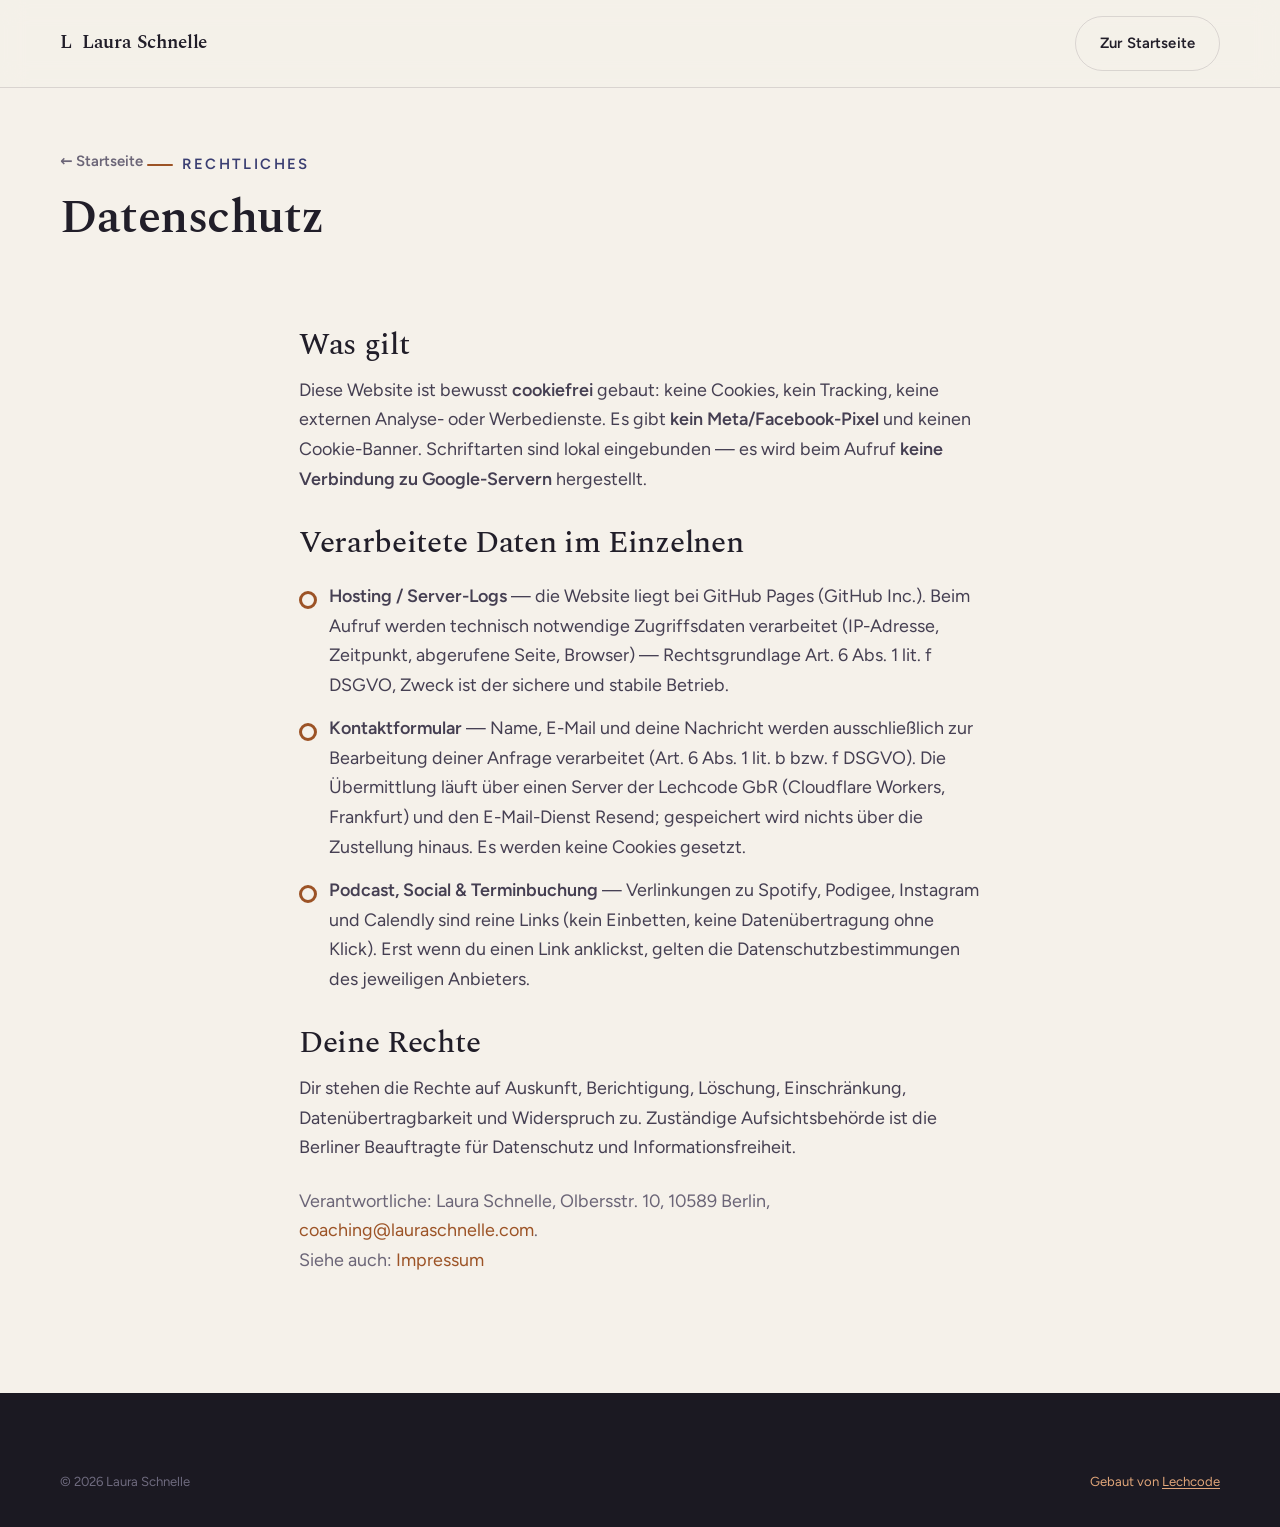
<file: datenschutz.html>
<!DOCTYPE html>
<html lang="de">
<head>
<meta charset="utf-8">
<meta name="viewport" content="width=device-width, initial-scale=1">
<title>Datenschutz | Laura Schnelle</title>
<link rel="canonical" href="https://lauraschnelle.com/datenschutz.html">
<meta property="og:title" content="Datenschutz | Laura Schnelle">
<meta property="og:description" content="Wie mit deinen Daten umgegangen wird — cookiefrei, ohne Tracker.">
<meta property="og:type" content="website">
<meta property="og:locale" content="de_DE">
<meta property="og:image" content="https://lauraschnelle.com/assets/og.jpg">
<meta property="og:image:width" content="1200">
<meta property="og:image:height" content="630">
<link rel="icon" href="assets/logo.svg">
<link rel="stylesheet" href="assets/fonts.css">
<link rel="stylesheet" href="assets/site.css">
</head>
<body>
<nav class="nav scrolled" id="nav"><div class="wrap nav-in">
  <a href="index.html" class="brand"><span class="dot">L</span> Laura Schnelle</a>
  <a href="index.html" class="btn btn-ghost">Zur Startseite</a>
</div></nav>
<main id="main">
<header class="subhero"><div class="wrap">
  <a href="index.html" class="back">← Startseite</a>
  <span class="eyebrow" style="margin-top:18px">Rechtliches</span>
  <h1>Datenschutz</h1>
</div></header>
<section style="padding-top:0"><div class="wrap prose">
  <h3>Was gilt</h3>
  <p>Diese Website ist bewusst <b>cookiefrei</b> gebaut: keine Cookies, kein Tracking, keine externen Analyse- oder Werbedienste. Es gibt <b>kein Meta/Facebook-Pixel</b> und keinen Cookie-Banner. Schriftarten sind lokal eingebunden — es wird beim Aufruf <b>keine Verbindung zu Google-Servern</b> hergestellt.</p>

  <h3>Verarbeitete Daten im Einzelnen</h3>
  <ul class="list">
    <li><b>Hosting / Server-Logs</b> — die Website liegt bei GitHub Pages (GitHub Inc.). Beim Aufruf werden technisch notwendige Zugriffsdaten verarbeitet (IP-Adresse, Zeitpunkt, abgerufene Seite, Browser) — Rechtsgrundlage Art. 6 Abs. 1 lit. f DSGVO, Zweck ist der sichere und stabile Betrieb.</li>
    <li><b>Kontaktformular</b> — Name, E-Mail und deine Nachricht werden ausschließlich zur Bearbeitung deiner Anfrage verarbeitet (Art. 6 Abs. 1 lit. b bzw. f DSGVO). Die Übermittlung läuft über einen Server der Lechcode GbR (Cloudflare Workers, Frankfurt) und den E-Mail-Dienst Resend; gespeichert wird nichts über die Zustellung hinaus. Es werden keine Cookies gesetzt.</li>
    <li><b>Podcast, Social &amp; Terminbuchung</b> — Verlinkungen zu Spotify, Podigee, Instagram und Calendly sind reine Links (kein Einbetten, keine Datenübertragung ohne Klick). Erst wenn du einen Link anklickst, gelten die Datenschutzbestimmungen des jeweiligen Anbieters.</li>
  </ul>

  <h3>Deine Rechte</h3>
  <p>Dir stehen die Rechte auf Auskunft, Berichtigung, Löschung, Einschränkung, Datenübertragbarkeit und Widerspruch zu. Zuständige Aufsichtsbehörde ist die Berliner Beauftragte für Datenschutz und Informationsfreiheit.</p>

  <p style="margin-top:24px;color:var(--muted)">Verantwortliche: Laura Schnelle, Olbersstr. 10, 10589 Berlin, <a href="mailto:coaching@lauraschnelle.com" class="klar">coaching@lauraschnelle.com</a>.<br>Siehe auch: <a href="impressum.html" class="klar">Impressum</a></p>
</div></section>
</main>
<footer class="site-footer"><div class="wrap">
  <div class="foot-bot" style="margin-top:0;border:0"><span>© 2026 Laura Schnelle</span><span class="made">Gebaut von <a href="https://lechcode.de" target="_blank" rel="noopener">Lechcode</a></span></div>
</div></footer>
</body>
</html>
</file>
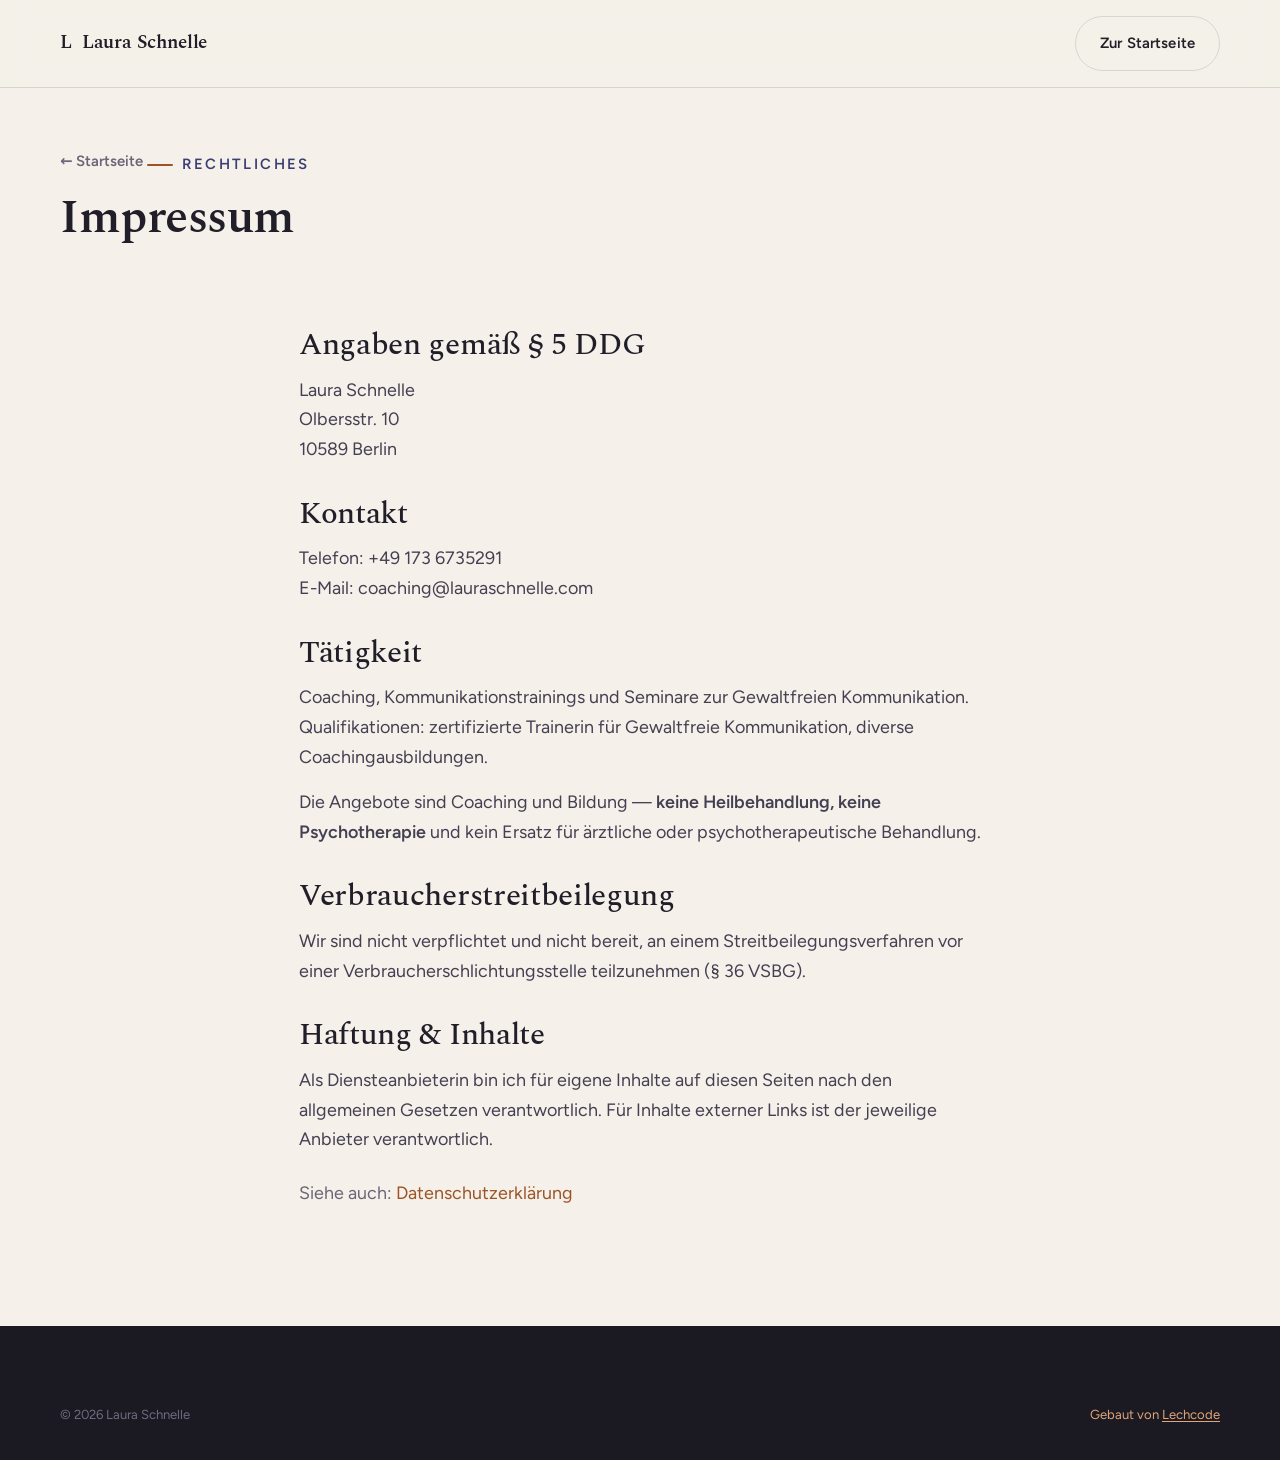
<file: impressum.html>
<!DOCTYPE html>
<html lang="de">
<head>
<meta charset="utf-8">
<meta name="viewport" content="width=device-width, initial-scale=1">
<title>Impressum | Laura Schnelle</title>
<link rel="canonical" href="https://lauraschnelle.com/impressum.html">
<meta property="og:title" content="Impressum | Laura Schnelle">
<meta property="og:description" content="Anbieterkennzeichnung nach § 5 DDG.">
<meta property="og:type" content="website">
<meta property="og:locale" content="de_DE">
<meta property="og:image" content="https://lauraschnelle.com/assets/og.jpg">
<meta property="og:image:width" content="1200">
<meta property="og:image:height" content="630">
<link rel="icon" href="assets/logo.svg">
<link rel="stylesheet" href="assets/fonts.css">
<link rel="stylesheet" href="assets/site.css">
</head>
<body>
<nav class="nav scrolled" id="nav"><div class="wrap nav-in">
  <a href="index.html" class="brand"><span class="dot">L</span> Laura Schnelle</a>
  <a href="index.html" class="btn btn-ghost">Zur Startseite</a>
</div></nav>
<main id="main">
<header class="subhero"><div class="wrap">
  <a href="index.html" class="back">← Startseite</a>
  <span class="eyebrow" style="margin-top:18px">Rechtliches</span>
  <h1>Impressum</h1>
</div></header>
<section style="padding-top:0"><div class="wrap prose">

  <h3>Angaben gemäß § 5 DDG</h3>
  <p>Laura Schnelle<br>Olbersstr. 10<br>10589 Berlin</p>

  <h3>Kontakt</h3>
  <p>Telefon: +49 173 6735291<br>E-Mail: <a href="mailto:coaching@lauraschnelle.com">coaching@lauraschnelle.com</a></p>

  <h3>Tätigkeit</h3>
  <p>Coaching, Kommunikationstrainings und Seminare zur Gewaltfreien Kommunikation.
  Qualifikationen: zertifizierte Trainerin für Gewaltfreie Kommunikation, diverse Coachingausbildungen.</p>
  <p>Die Angebote sind Coaching und Bildung — <b>keine Heilbehandlung, keine Psychotherapie</b> und kein Ersatz für ärztliche oder psychotherapeutische Behandlung.</p>

  <h3>Verbraucherstreitbeilegung</h3>
  <p>Wir sind nicht verpflichtet und nicht bereit, an einem Streitbeilegungsverfahren vor einer Verbraucherschlichtungsstelle teilzunehmen (§ 36 VSBG).</p>

  <h3>Haftung &amp; Inhalte</h3>
  <p>Als Diensteanbieterin bin ich für eigene Inhalte auf diesen Seiten nach den allgemeinen Gesetzen verantwortlich. Für Inhalte externer Links ist der jeweilige Anbieter verantwortlich.</p>

  <p style="margin-top:24px;color:var(--muted)">Siehe auch: <a href="datenschutz.html" class="klar">Datenschutzerklärung</a></p>
</div></section>
</main>
<footer class="site-footer"><div class="wrap">
  <div class="foot-bot" style="margin-top:0;border:0"><span>© 2026 Laura Schnelle</span><span class="made">Gebaut von <a href="https://lechcode.de" target="_blank" rel="noopener">Lechcode</a></span></div>
</div></footer>
</body>
</html>
</file>
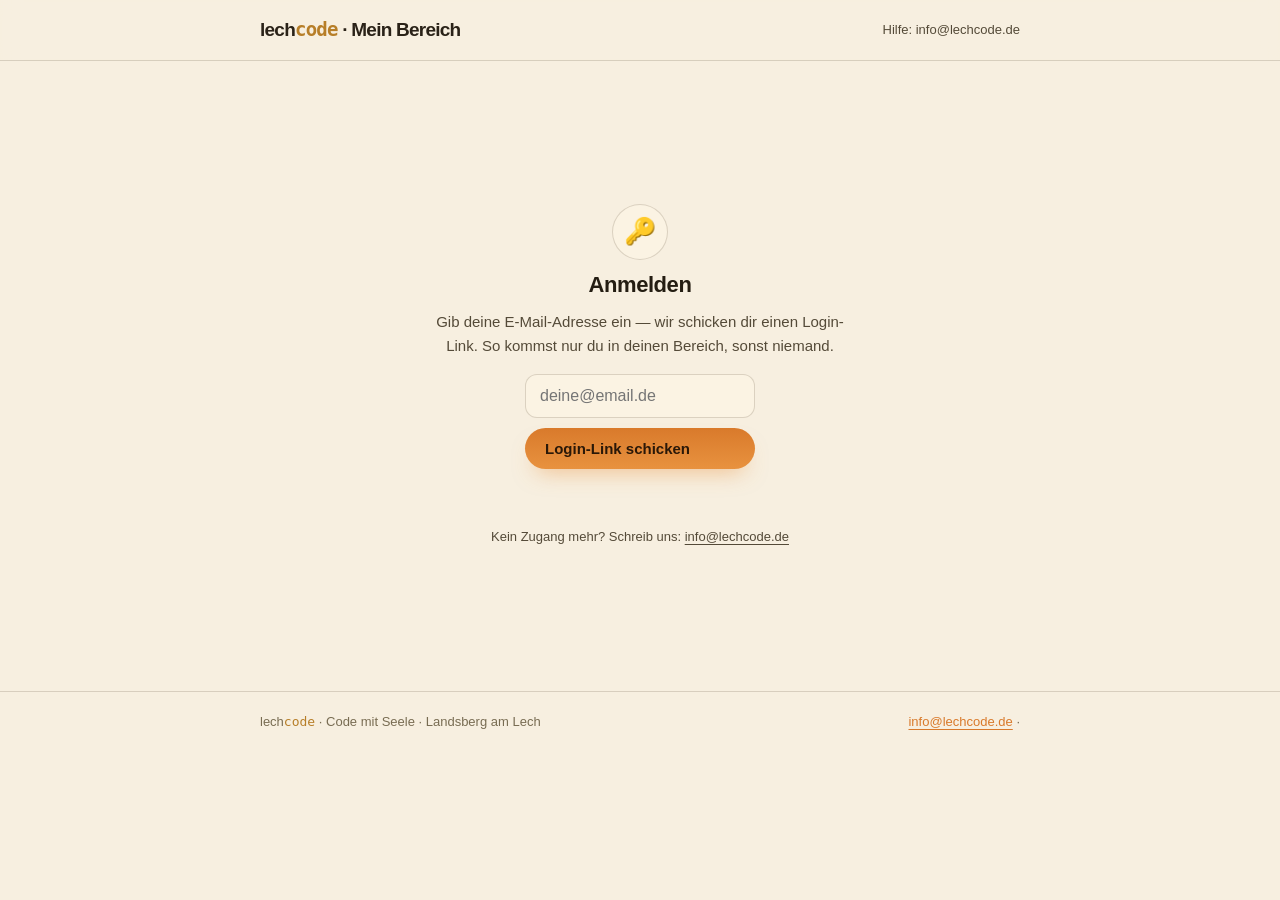
<file: mein-bereich.html>
<!DOCTYPE html>
<!--
  ╔══════════════════════════════════════════════════════════════════╗
  ║  LECHCODE — Mein Bereich (Kunden-Dashboard)                       ║
  ║  Generisches Template — wird per lc-dashboard-install.sh <slug>   ║
  ║  UNVERÄNDERT in jedes Kundenrepo kopiert. Personalisierung läuft  ║
  ║  zur Laufzeit über den Worker (Magic-Link-Token → Name/Slug).     ║
  ║  Zugang:  mein-bereich.html#k=<token>   (Link kommt von uns)      ║
  ║  Selbst-tragend: Systemschriften, keine Requests außer LC_API.    ║
  ╚══════════════════════════════════════════════════════════════════╝
-->
<html lang="de">
<head>
  <meta charset="UTF-8" />
  <meta name="viewport" content="width=device-width, initial-scale=1.0" />
  <meta name="robots" content="noindex, nofollow" />
  <title>Mein Bereich · Lechcode</title>
  <meta name="theme-color" content="#16130c" />
  <link rel="icon" href="[data-uri]" />
  <style>
  :root{
    /* Helles Theme in Homepage-Beige (lechcode.de --cream #f7efe0) */
    --night:#f7efe0; --night-2:#fffaf0; --panel:#fbf3e3; --panel-2:#f0e4cf;
    --bone:#2a2218; --bone-dim:#544a38; --muted:#786c52;
    --amber:#e8923f; --ember:#d97a2b; --gold:#b77e28;
    --gruen:#7aa259; --line:rgba(74,58,34,.18);
    --sans:-apple-system,BlinkMacSystemFont,"Segoe UI",Roboto,sans-serif;
    --mono:ui-monospace,"SF Mono",Menlo,monospace;
    --radius:16px; --radius-lg:22px; --pill:999px;
    --focus:0 0 0 3px rgba(232,146,63,.45);
  }
  *{margin:0;padding:0;box-sizing:border-box;}
  html{overflow-x:clip;}
  body{background:var(--night);color:var(--bone);font-family:var(--sans);line-height:1.6;-webkit-font-smoothing:antialiased;min-height:100dvh;overflow-x:clip;-webkit-text-size-adjust:100%;max-width:100%;}
  h1,h2,h3{line-height:1.2;letter-spacing:-.02em;color:#241d12;text-wrap:balance;}
  a{color:var(--ember);text-decoration:underline;text-underline-offset:3px;}
  img,svg{display:block;max-width:100%;}
  .sr-only{position:absolute;width:1px;height:1px;padding:0;margin:-1px;overflow:hidden;clip:rect(0 0 0 0);white-space:nowrap;border:0;}
  .wrap{width:min(760px,94vw);margin-inline:auto;}
  .kopfzeile{position:sticky;top:0;z-index:40;background:rgba(247,239,224,.85);backdrop-filter:blur(10px);border-bottom:1px solid var(--line);}
  .kopfzeile .wrap{height:60px;display:flex;align-items:center;justify-content:space-between;}
  .wm{font-weight:800;letter-spacing:-.04em;font-size:19px;}
  .wm .code{color:var(--gold);font-family:var(--mono);}
  .kopfzeile .hilfe{font-size:13px;color:var(--bone-dim);text-decoration:none;}
  .kopfzeile .hilfe:hover{color:var(--bone);}

  main{padding:clamp(22px,4vw,40px) 0 60px;display:grid;grid-template-columns:minmax(0,1fr);gap:clamp(18px,3vw,28px);}
  .karte{background:var(--night-2);border:1px solid var(--line);border-radius:var(--radius-lg);padding:clamp(18px,3vw,26px);}
  .karte h2{font-size:clamp(19px,2.4vw,22px);margin-bottom:6px;}
  .karte .unter{color:var(--muted);font-size:14px;margin-bottom:16px;}
  .karte .ki-hinweis{display:flex;gap:8px;align-items:flex-start;font-size:12.5px;line-height:1.5;color:var(--bone-dim);background:rgba(232,146,63,.10);border:1px solid rgba(232,146,63,.24);border-radius:10px;padding:9px 12px;margin:2px 0 16px;}
  .karte .ki-hinweis strong{color:var(--ember);font-weight:700;}
  .login-neu{display:flex;flex-wrap:wrap;gap:10px 16px;align-items:center;justify-content:space-between;background:rgba(232,146,63,.10);border:1px solid rgba(232,146,63,.28);border-radius:var(--radius-lg);padding:14px 18px;margin:0 0 18px;font-size:14.5px;line-height:1.5;}
  .login-neu strong{color:var(--ember);}
  .karte .ki-hinweis a{color:var(--gold);text-decoration:none;border-bottom:1px solid rgba(231,185,100,.45);}
  .gruss h1{font-size:clamp(24px,4vw,32px);}
  .gruss p{color:var(--bone-dim);margin-top:6px;}

  .btn{display:inline-flex;align-items:center;gap:8px;cursor:pointer;border:none;
    background:linear-gradient(180deg,var(--ember),var(--amber));color:#2a1808;
    font-weight:700;font-size:15px;padding:12px 20px;border-radius:var(--pill);font-family:var(--sans);
    box-shadow:0 12px 22px -10px rgba(232,146,63,.55);transition:transform .2s,opacity .2s;}
  .btn:hover{transform:translateY(-1px);}
  .btn:focus-visible{outline:none;box-shadow:var(--focus);}
  .btn[disabled]{opacity:.45;cursor:not-allowed;transform:none;}
  .btn-ghost{background:transparent;color:var(--bone-dim);box-shadow:inset 0 0 0 1.5px var(--line);}

  /* Zeitleiste */
  .job{border:1px solid var(--line);border-radius:var(--radius);padding:14px 16px;display:grid;gap:4px;margin-bottom:10px;background:var(--panel);}
  .job .zeile1{display:flex;justify-content:space-between;gap:10px;align-items:baseline;flex-wrap:wrap;}
  .job .was{font-weight:600;}
  .job .wann{color:var(--muted);font-size:12.5px;font-family:var(--mono);}
  .schritte{display:flex;align-items:center;gap:0;margin-top:8px;}
  .schritt{display:flex;align-items:center;gap:0;flex:1;}
  .punkt{width:22px;height:22px;border-radius:50%;border:2px solid var(--line);display:grid;place-items:center;font-size:11px;flex:none;background:var(--night-2);color:var(--muted);}
  .strich{height:2px;background:var(--line);flex:1;}
  .schritt.aktiv .punkt{background:var(--amber);border-color:var(--amber);color:#2a1808;}
  .schritt.fertig .punkt{background:var(--gruen);border-color:var(--gruen);color:#1c2413;}
  .schritt.fertig .strich,.schritt.aktiv .strich{background:var(--amber);}
  .schritt-namen{display:flex;justify-content:space-between;margin-top:6px;color:var(--muted);font-size:11.5px;}
  .job .live-link{margin-top:8px;font-size:14px;}
  .job.problem{border-color:rgba(189,123,84,.5);}
  .leer{color:var(--muted);font-size:14.5px;}

  /* Chat — eigene Unterhaltungs-Fläche */
  .chat-verlauf{background:var(--night);border:1px solid var(--line);border-radius:16px;
    min-height:150px;max-height:380px;overflow-y:auto;display:flex;flex-direction:column;gap:13px;
    padding:16px;margin-bottom:12px;scroll-behavior:smooth;}
  .msg-row{display:flex;gap:9px;align-items:flex-end;max-width:min(94%,620px);align-self:flex-start;}
  .msg-avatar{flex:none;width:28px;height:28px;border-radius:50%;background:var(--panel-2);
    border:1px solid rgba(231,185,100,.3);display:grid;place-items:center;margin-bottom:2px;}
  .msg-avatar svg{width:17px;height:17px;color:var(--gold);}
  .msg{padding:11px 15px;border-radius:16px;font-size:15px;line-height:1.55;white-space:pre-wrap;overflow-wrap:anywhere;}
  .msg-row .msg{min-width:0;}
  .msg.ki{align-self:flex-start;background:var(--panel-2);color:var(--bone);border-bottom-left-radius:5px;}
  .msg.du{align-self:flex-end;max-width:min(78%,480px);
    background:linear-gradient(180deg,rgba(232,146,63,.22),rgba(232,146,63,.12));
    border:1px solid rgba(232,146,63,.38);color:#3a2c17;border-bottom-right-radius:5px;}
  .tipp{display:none;align-self:flex-start;padding:2px 6px;color:var(--muted);font-size:13px;}
  .tipp.an{display:block;}

  /* Composer — ein zusammenhängendes Eingabefeld (wie die Aufnahme-Leiste) */
  .chat-eingabe{display:flex;flex-direction:column;gap:8px;}
  .composer{flex:1;min-width:0;display:flex;align-items:flex-end;gap:4px;background:var(--night-2);
    border:1px solid rgba(231,185,100,.22);border-radius:18px;padding:6px 6px 6px 6px;
    transition:border-color .2s,box-shadow .2s;}
  .composer:focus-within{border-color:rgba(231,185,100,.5);box-shadow:0 0 0 3px rgba(232,146,63,.13);}
  .composer textarea{flex:1;min-width:0;resize:none;border:none;background:transparent;color:var(--bone);
    font-family:var(--sans);font-size:16px;line-height:1.45;padding:10px 4px;min-height:24px;max-height:120px;}
  .composer textarea::placeholder{color:var(--muted);white-space:nowrap;text-overflow:ellipsis;}
  .composer textarea:focus{outline:none;}
  .composer-send{flex:none;width:40px;height:40px;border-radius:50%;border:none;cursor:pointer;
    background:linear-gradient(180deg,var(--ember),var(--amber));color:#2a1808;display:grid;place-items:center;
    box-shadow:inset 0 1px 0 rgba(255,220,170,.5),0 8px 16px -8px rgba(232,146,63,.6);transition:transform .2s,opacity .2s;}
  .composer-send:hover{transform:translateY(-1px);}
  .composer-send:focus-visible{outline:none;box-shadow:var(--focus);}
  .composer-send[disabled]{opacity:.4;cursor:default;transform:none;}
  .composer-send svg{width:19px;height:19px;}
  /* Datei im Chat: Büroklammer im Composer + Anhang-Leiste + Datei-Bubble */
  .lc-attach{flex:none;width:40px;height:40px;border-radius:50%;border:none;background:transparent;color:var(--gold);display:grid;place-items:center;cursor:pointer;transition:color .2s,background .2s;}
  .lc-attach:hover{color:var(--ember);background:rgba(231,185,100,.09);}
  .lc-attach:focus-visible{outline:none;box-shadow:var(--focus);}
  .lc-attach svg{width:20px;height:20px;}
  .chat-anhang{display:none;align-items:center;gap:11px;padding:8px 10px;border:1px solid var(--line);border-radius:14px;background:var(--night-2);}
  .chat-anhang.an{display:flex;}
  .chat-anhang img{width:46px;height:46px;object-fit:cover;border-radius:9px;border:1px solid var(--line);flex:none;}
  .chat-anhang .ah-ic{width:46px;height:46px;border-radius:9px;border:1px solid var(--line);background:var(--panel);display:grid;place-items:center;font-size:22px;flex:none;}
  .chat-anhang .ah-meta{min-width:0;flex:1;display:flex;flex-direction:column;line-height:1.3;}
  .chat-anhang .ah-name{font-size:14px;color:var(--bone);white-space:nowrap;overflow:hidden;text-overflow:ellipsis;}
  .chat-anhang .ah-size{font-size:12px;color:var(--muted);}
  .chat-anhang .ah-x{flex:none;width:28px;height:28px;border-radius:50%;border:none;background:transparent;color:var(--muted);cursor:pointer;font-size:16px;display:grid;place-items:center;}
  .chat-anhang .ah-x:hover{background:rgba(255,255,255,.06);color:var(--bone);}
  .chat-eingabe-zeile.zieht .composer{border-color:var(--amber);box-shadow:0 0 0 3px rgba(232,146,63,.13);}
  .msg.datei{display:flex;flex-direction:column;gap:7px;}
  .msg.datei img{max-width:220px;width:100%;border-radius:11px;border:1px solid rgba(255,255,255,.14);display:block;}
  .msg.datei .d-chip{display:flex;align-items:center;gap:9px;}
  .msg.datei .d-chip .d-ic{font-size:22px;flex:none;}
  .chat-tools{display:flex;align-items:center;justify-content:center;gap:10px;flex-wrap:wrap;margin-top:14px;color:var(--muted);font-size:13px;}
  .chat-tools .btn-ghost{font-size:14px;padding:9px 18px;white-space:nowrap;}
  .chat-verlauf::-webkit-scrollbar{width:8px;}
  .chat-verlauf::-webkit-scrollbar-thumb{background:rgba(231,185,100,.18);border-radius:8px;}
  .chat-verlauf::-webkit-scrollbar-track{background:transparent;}
  .beauftragen{margin-top:12px;display:none;}
  .beauftragen.an{display:block;}
  .beauftragen .kasten{background:var(--panel);border:1px solid rgba(232,146,63,.35);border-radius:var(--radius);padding:14px 16px;margin-bottom:12px;font-size:14.5px;}
  .beauftragen .kasten b{color:var(--gold);}

  /* Upload */
  .drop{border:2px dashed var(--line);border-radius:var(--radius);padding:22px;text-align:center;cursor:pointer;transition:border-color .2s;}
  .drop:hover,.drop.zieht{border-color:var(--amber);}
  .drop input{display:none;}
  .drop .gross{font-size:15px;font-weight:600;}
  .drop .klein{color:var(--muted);font-size:13px;margin-top:4px;}
  .vorschau{display:none;margin-top:14px;gap:14px;align-items:flex-start;}
  .vorschau.an{display:flex;flex-wrap:wrap;}
  .vorschau img{width:110px;height:110px;object-fit:cover;border-radius:12px;border:1px solid var(--line);}
  .datei-chip{display:none;align-items:center;gap:11px;width:110px;padding:14px 10px;border-radius:12px;border:1px solid var(--line);background:var(--panel);flex-direction:column;text-align:center;}
  .datei-chip.an{display:flex;}
  .datei-icon{font-size:30px;line-height:1;}
  .datei-meta{display:flex;flex-direction:column;gap:2px;min-width:0;width:100%;}
  .datei-meta #datei-name{font-size:12.5px;font-weight:600;word-break:break-word;line-height:1.3;}
  .datei-meta small{color:var(--muted);font-size:11.5px;font-family:var(--mono);}
  .vorschau .rechts{flex:1;min-width:220px;display:grid;gap:8px;align-content:start;}
  .feld-label{font-size:14px;color:var(--bone-dim);}
  .vorschau textarea{border:1px solid var(--line);background:var(--panel);color:var(--bone);font-family:var(--sans);font-size:15px;line-height:1.45;border-radius:11px;padding:10px 12px;width:100%;resize:vertical;min-height:78px;}
  .vorschau textarea:focus-visible{outline:none;box-shadow:var(--focus);}
  .upload-status{margin-top:10px;font-size:14px;color:var(--gruen);display:none;}
  .upload-status.an{display:block;}
  .upload-status.fehler{color:#f0b090;}

  /* FAQ — auf .faq gescoped, damit die generischen details/summary-Regeln NICHT
     in andere <details> (z. B. den „Erledigt"-Klappbereich) leaken. */
  .faq details{border-bottom:1px solid var(--line);padding:12px 2px;}
  .faq details:last-of-type{border-bottom:none;}
  .faq summary{cursor:pointer;font-weight:600;font-size:15px;list-style:none;display:flex;justify-content:space-between;gap:10px;}
  .faq summary::-webkit-details-marker{display:none;}
  .faq summary::after{content:"+";color:var(--gold);font-family:var(--mono);}
  .faq details[open] summary::after{content:"–";}
  .faq details p{color:var(--bone-dim);font-size:14.5px;margin-top:8px;}

  /* Zugang fehlt / Fehler */
  .vollbild{display:none;place-items:center;min-height:70dvh;text-align:center;padding:24px;}
  .vollbild.an{display:grid;}
  .vollbild .inhalt{max-width:420px;display:grid;gap:12px;justify-items:center;}
  .vollbild .zeichen{width:56px;height:56px;border-radius:50%;background:var(--panel);border:1px solid var(--line);display:grid;place-items:center;font-size:26px;}

  footer{border-top:1px solid var(--line);padding:20px 0 32px;color:var(--muted);font-size:13px;}
  footer .wrap{display:flex;justify-content:space-between;flex-wrap:wrap;gap:10px;}

  /* ===== Deine Website — Live-Vorschau ===== */
  .seite-kopf{display:flex;justify-content:space-between;align-items:center;gap:14px;flex-wrap:wrap;margin-bottom:14px;}
  .seite-kopf h2{margin-bottom:2px;}
  .seite-fenster{position:relative;border:1px solid var(--line);border-radius:var(--radius);overflow:hidden;background:var(--panel-2);aspect-ratio:16/10;box-shadow:0 18px 34px -22px rgba(74,58,34,.5);}
  .seite-fenster .leiste{position:absolute;top:0;left:0;right:0;height:31px;background:var(--panel-2);border-bottom:1px solid var(--line);display:flex;align-items:center;gap:6px;padding:0 13px;z-index:2;}
  .seite-fenster .leiste i{width:9px;height:9px;border-radius:50%;background:rgba(74,58,34,.22);display:block;}
  .seite-rahmen{position:absolute;top:31px;left:0;right:0;bottom:0;overflow:hidden;background:#fff;}
  .seite-rahmen iframe{width:200%;height:200%;border:0;transform:scale(.5);transform-origin:0 0;background:#fff;pointer-events:none;}
  .seite-fenster .klick{position:absolute;inset:0;z-index:3;display:block;}
  .seite-fenster .lupe{position:absolute;right:12px;bottom:12px;z-index:4;background:rgba(247,239,224,.92);border:1px solid var(--line);border-radius:var(--pill);font-size:12.5px;padding:5px 12px;color:var(--bone-dim);backdrop-filter:blur(4px);pointer-events:none;}
  #seite-ansehen{white-space:nowrap;text-decoration:none;}
  .job .laenger{margin-top:9px;font-size:13.5px;color:var(--bone-dim);background:var(--panel-2);border:1px solid var(--line);border-radius:11px;padding:9px 12px;line-height:1.5;}
  .job-fb{margin-top:12px;padding-top:12px;border-top:1px solid var(--line);display:flex;align-items:center;gap:9px;flex-wrap:wrap;}
  .job-fb .fb-frage{font-size:13.5px;color:var(--bone-dim);}
  .job-fb .fb-btn{font-size:13px;padding:6px 14px;}
  .job-fb .fb-dank{font-size:13.5px;color:var(--gruen);}
  /* Erledigt — einklappbarer Verlauf */
  .erledigt{margin-top:12px;border:1px solid var(--line);border-radius:var(--radius);background:var(--panel);overflow:hidden;}
  .erledigt > summary{cursor:pointer;list-style:none;display:flex;align-items:center;gap:9px;padding:13px 16px;font-weight:600;font-size:14.5px;color:var(--bone-dim);user-select:none;}
  .erledigt > summary::-webkit-details-marker{display:none;}
  .erledigt > summary::after{content:"▾";margin-left:auto;color:var(--muted);transition:transform .25s;}
  .erledigt[open] > summary::after{transform:rotate(180deg);}
  .erledigt > summary:hover{color:var(--bone);}
  .erledigt .erl-check{width:20px;height:20px;border-radius:50%;background:var(--gruen);color:#1c2413;display:grid;place-items:center;font-size:11px;flex:none;}
  .erledigt .erl-n{color:var(--muted);font-weight:600;}
  .erledigt-liste{padding:0 12px 12px;display:grid;gap:8px;}
  .erl-item{border:1px solid var(--line);border-radius:12px;padding:12px 14px;background:var(--night-2);}
  .erl-item .zeile1{display:flex;justify-content:space-between;gap:10px;align-items:baseline;flex-wrap:wrap;}
  .erl-item .was{font-weight:600;font-size:14.5px;}
  .erl-item .wann{color:var(--muted);font-size:12px;font-family:var(--mono);}
  .erl-item .live-badge{color:var(--gruen);font-size:13px;font-weight:600;margin-top:2px;}
  .erl-item .live-link{margin-top:6px;font-size:13.5px;}
  /* ===== Sprachnachricht ===== */
  .lc-mic{flex:none;width:40px;height:40px;border-radius:50%;border:none;background:transparent;color:var(--gold);display:grid;place-items:center;cursor:pointer;transition:color .2s,background .2s;}
  .lc-mic:hover{color:var(--ember);background:rgba(231,185,100,.09);}
  .lc-mic:focus-visible{outline:none;box-shadow:var(--focus);}
  .lc-mic svg{width:21px;height:21px;}
  .lc-rec{flex:1;min-width:0;display:flex;align-items:center;gap:10px;background:var(--night-2);border:1px solid rgba(231,185,100,.32);border-radius:18px;padding:7px 8px 7px 14px;min-height:52px;}
  .lc-rec-dot{width:11px;height:11px;border-radius:50%;background:var(--amber);flex:none;animation:lc-pulse 1.4s infinite;}
  @keyframes lc-pulse{0%{box-shadow:0 0 0 0 rgba(232,146,63,.55)}70%{box-shadow:0 0 0 9px rgba(232,146,63,0)}100%{box-shadow:0 0 0 0 rgba(232,146,63,0)}}
  .lc-rec-time{font-family:var(--mono);font-size:13px;color:var(--bone-dim);flex:none;min-width:36px;font-variant-numeric:tabular-nums;}
  .lc-rec-wave{flex:1;min-width:0;display:flex;align-items:center;justify-content:center;gap:3px;height:26px;overflow:hidden;}
  .lc-rec-wave i{flex:none;width:3px;height:8%;background:linear-gradient(180deg,var(--ember),var(--amber));border-radius:2px;transition:height .09s ease;}
  .lc-rec-btn{flex:none;width:38px;height:38px;border-radius:50%;border:none;cursor:pointer;display:grid;place-items:center;font-size:16px;line-height:1;}
  .lc-rec-cancel{background:transparent;color:var(--bone-dim);border:1px solid rgba(231,185,100,.22);}
  .lc-rec-cancel:hover{color:#f0b090;}
  .lc-rec-send{background:linear-gradient(180deg,var(--ember),var(--amber));color:#2a1808;box-shadow:0 8px 18px -8px rgba(232,146,63,.6);}
  .lc-rec-btn:focus-visible,.lc-mic:focus-visible{outline:none;box-shadow:var(--focus);}
  .msg.voice{display:flex;flex-direction:column;gap:8px;min-width:min(210px,82%);}
  .lc-vrow{display:flex;align-items:center;gap:10px;}
  .lc-vplay{flex:none;width:32px;height:32px;border-radius:50%;border:none;cursor:pointer;background:linear-gradient(180deg,var(--ember),var(--amber));color:#2a1808;display:grid;place-items:center;font-size:12px;}
  .lc-vplay:focus-visible{outline:none;box-shadow:var(--focus);}
  .lc-vwave{flex:1;display:flex;align-items:center;gap:2px;height:24px;}
  .lc-vwave i{flex:1;min-width:2px;background:rgba(231,185,100,.42);border-radius:2px;transition:background .12s;}
  .lc-vwave i.on{background:linear-gradient(180deg,var(--ember),var(--amber));}
  .lc-vdur{font-family:var(--mono);font-size:12px;color:var(--bone-dim);flex:none;font-variant-numeric:tabular-nums;}
  .lc-vtext{line-height:1.5;}
  .lc-vtext.warten{color:var(--bone-dim);font-style:italic;}
  .lc-vtext .lc-mini{opacity:.6;margin-right:5px;}
  @media (prefers-reduced-motion:reduce){.lc-rec-dot{animation:none;}.lc-rec-wave i,.lc-vwave i{transition:none;}}
  @media (max-width:640px){
    .chat-verlauf{max-height:min(62vh,460px);}   /* handlicher: nutzt mehr Höhe, weniger „kleines Fenster im großen Scroll“ */
    .msg-row{max-width:100%;}
    .msg.du{max-width:82%;}
    .msg.datei img{max-width:min(220px,72vw);}
    .lc-vwave{overflow:hidden;}
    #gruss-titel{font-size:clamp(26px,7vw,34px);}
  }

  /* ===== Umzugs-Assistent (Domain verbinden) ===== */
  .umzug-intro{color:var(--bone-dim);font-size:14.5px;margin-bottom:14px;}
  .umzug-feld{display:flex;gap:8px;flex-wrap:wrap;align-items:stretch;margin-bottom:4px;}
  .umzug-feld input{flex:1;min-width:200px;border:1px solid var(--line);background:var(--panel);color:var(--bone);font-family:var(--sans);font-size:16px;border-radius:12px;padding:11px 14px;}
  .umzug-feld input:focus-visible{outline:none;box-shadow:var(--focus);}
  .umzug-hinweis{font-size:13px;color:var(--muted);margin-top:8px;line-height:1.5;}
  .umzug-box{background:var(--panel);border:1px solid var(--line);border-radius:var(--radius);padding:14px 16px;margin:12px 0;font-size:14.5px;line-height:1.6;}
  .umzug-box.gut{border-color:rgba(122,162,89,.5);background:rgba(122,162,89,.10);}
  .umzug-box.warm{border-color:rgba(232,146,63,.4);background:rgba(232,146,63,.09);}
  .umzug-box b{color:var(--gold);}
  .stepper{list-style:none;display:grid;gap:0;margin:8px 0 4px;padding:0;}
  .stepper li{display:grid;grid-template-columns:26px minmax(0,1fr);gap:12px;padding:0 0 18px;position:relative;}
  .stepper li::before{content:"";position:absolute;left:12px;top:26px;bottom:0;width:2px;background:var(--line);}
  .stepper li:last-child::before{display:none;}
  .stepper .st-punkt{width:26px;height:26px;border-radius:50%;border:2px solid var(--line);background:var(--night-2);display:grid;place-items:center;font-size:13px;color:var(--muted);z-index:1;}
  .stepper li.fertig .st-punkt{background:var(--gruen);border-color:var(--gruen);color:#1c2413;}
  .stepper li[aria-current="step"] .st-punkt{background:var(--amber);border-color:var(--amber);color:#2a1808;}
  .stepper .st-inhalt{padding-top:2px;min-width:0;}
  .stepper .st-titel{font-weight:600;font-size:15px;}
  .stepper li:not([aria-current="step"]):not(.fertig) .st-inhalt{opacity:.5;}
  .stepper .st-detail{margin-top:8px;font-size:14px;color:var(--bone-dim);line-height:1.6;}
  .ns-liste{display:grid;gap:8px;margin:10px 0;}
  .ns-zeile{display:flex;align-items:center;gap:8px;background:var(--night-2);border:1px solid var(--line);border-radius:12px;padding:7px 8px 7px 12px;}
  .ns-zeile code{flex:1;min-width:0;font-family:var(--mono);font-size:15px;color:var(--bone);user-select:all;overflow:auto;white-space:nowrap;}
  .ns-copy{flex:none;border:1px solid var(--line);background:transparent;color:var(--gold);cursor:pointer;font-size:13px;padding:6px 11px;border-radius:9px;font-family:var(--sans);}
  .ns-copy:hover{background:rgba(231,185,100,.12);color:var(--ember);}
  .ns-copy:focus-visible{outline:none;box-shadow:var(--focus);}
  .umzug-schritte{margin:10px 0 4px;padding-left:20px;font-size:14px;color:var(--bone-dim);line-height:1.6;}
  .umzug-schritte li{margin-bottom:6px;}
  .umzug-schritte .sub{display:block;color:var(--muted);font-size:12.5px;font-family:var(--mono);margin-top:2px;word-break:break-word;}
  </style>
</head>
<body>

  <header class="kopfzeile">
    <div class="wrap">
      <span class="wm">lech<span class="code">code</span> · Mein Bereich</span>
      <a class="hilfe" href="mailto:info@lechcode.de">Hilfe: info@lechcode.de</a>
    </div>
  </header>

  <!-- Login (passwortlos, per E-Mail-Link) -->
  <div class="vollbild" id="kein-zugang">
    <div class="inhalt">
      <div class="zeichen">🔑</div>
      <h1 style="font-size:22px;">Anmelden</h1>
      <p style="color:var(--bone-dim);font-size:15px;">Gib deine E-Mail-Adresse ein — wir schicken dir einen Login-Link. So kommst nur du in deinen Bereich, sonst niemand.</p>
      <form id="login-form" style="display:flex;flex-direction:column;gap:10px;max-width:340px;margin:4px auto 0;">
        <input id="login-email" type="email" required autocomplete="email" inputmode="email" placeholder="deine@email.de"
          style="border:1px solid var(--line);background:var(--panel);color:var(--bone);font-family:var(--sans);font-size:16px;border-radius:12px;padding:12px 14px;width:100%;box-sizing:border-box;">
        <button class="btn" type="submit" id="login-btn">Login-Link schicken</button>
      </form>
      <p id="login-status" role="status" aria-live="polite" style="min-height:20px;color:var(--bone-dim);font-size:14px;margin-top:12px;"></p>
      <p style="color:var(--bone-dim);font-size:13px;margin-top:2px;">Kein Zugang mehr? Schreib uns: <a href="mailto:info@lechcode.de" style="color:inherit;">info@lechcode.de</a></p>
    </div>
  </div>

  <main class="wrap" id="app" style="display:none;">

    <section class="gruss">
      <h1 id="gruss-titel">Schön, dass du da bist!</h1>
      <p>Hier ist dein persönlicher KI-Berater: Frag ihn alles rund um deine Website, lad Bilder hoch oder sag einfach, was geändert werden soll — den Rest macht unsere Automatik, meist in wenigen Minuten bis Stunden.</p>
    </section>

    <div class="login-neu" id="login-neu" style="display:none;" role="status">
      <span><strong>Neu:</strong> Melde dich ab jetzt mit deiner E-Mail-Adresse an. Das ist sicherer als der alte Link — einmal umstellen, dann bleibst du 30 Tage angemeldet.</span>
      <button class="btn" type="button" id="login-neu-btn">Jetzt mit E-Mail anmelden</button>
    </div>

    <section class="karte seite-karte" id="seite-karte">
      <div class="seite-kopf">
        <div>
          <h2>Deine Website</h2>
          <p class="unter" style="margin-bottom:0;">So sieht deine Seite gerade live aus.</p>
        </div>
        <a class="btn" id="seite-ansehen" href="./" target="_blank" rel="noopener">Deine Seite ansehen ↗</a>
      </div>
      <div class="seite-fenster">
        <div class="leiste"><i></i><i></i><i></i></div>
        <div class="seite-rahmen">
          <iframe id="seite-iframe" title="Live-Vorschau deiner Website" loading="lazy" scrolling="no" tabindex="-1"></iframe>
        </div>
        <a class="klick" href="./" target="_blank" rel="noopener" aria-label="Website in neuem Tab öffnen"></a>
        <span class="lupe">Zum Öffnen tippen ↗</span>
      </div>
    </section>

    <section class="karte" id="status-karte">
      <h2>Deine Aufträge</h2>
      <p class="unter">Hier siehst du live, was gerade passiert. Die Anzeige aktualisiert sich von selbst.</p>
      <div id="lc-ansage" class="sr-only" aria-live="polite" role="status"></div>
      <div id="jobs"><p class="leer">Noch keine Aufträge — schreib unten einfach deinen ersten Wunsch in den Chat. 🌿</p></div>
      <div id="erledigt-wrap"></div>
    </section>

    <section class="karte" id="umzug-karte" style="display:none;">
      <h2>Deine Domain verbinden 🌐</h2>
      <p class="unter">Schalte deine Wunsch-Adresse in wenigen einfachen Schritten live — deine E-Mails bleiben dabei sicher. Bei jeder Frage sind wir da.</p>
      <div id="umzug-inhalt"></div>
    </section>

    <section class="karte">
      <h2>Dein KI-Berater 💬</h2>
      <p class="unter">Frag mich alles rund um deine Website, deine Texte und wie du besser gefunden wirst — oder sag mir einfach, was ich für dich ändern soll.</p>
      <p class="ki-hinweis"><span aria-hidden="true">ℹ️</span><span>Hinweis: Hier antwortet eine <strong>KI</strong>, kein Mensch. Ein echter Mensch ist jederzeit über <a href="mailto:info@lechcode.de">info@lechcode.de</a> für dich da.</span></p>
      <div class="chat-verlauf" id="chat-verlauf"></div>
      <p class="tipp" id="tipp">… schreibt</p>
      <div class="chat-eingabe" id="chat-eingabe-zeile">
        <div class="chat-anhang" id="chat-anhang" aria-live="polite"></div>
        <div class="composer" id="composer">
          <input type="file" id="chat-datei" accept="image/png,image/jpeg,image/webp,image/gif,image/heic,video/*,.pdf,.doc,.docx,.txt,.rtf,.csv,.ppt,.pptx,.xls,.xlsx,.heic" style="display:none">
          <button class="lc-attach" id="chat-attach" type="button" aria-label="Datei anhängen" title="Datei anhängen (Bild, PDF, Dokument)">
            <svg viewBox="0 0 24 24" fill="none" stroke="currentColor" stroke-width="2" stroke-linecap="round" stroke-linejoin="round" aria-hidden="true"><path d="M21.44 11.05l-9.19 9.19a6 6 0 0 1-8.49-8.49l9.19-9.19a4 4 0 0 1 5.66 5.66l-9.2 9.19a2 2 0 0 1-2.83-2.83l8.49-8.48"/></svg>
          </button>
          <button class="lc-mic" id="chat-mic" type="button" aria-label="Sprachnachricht aufnehmen" title="Sprachnachricht aufnehmen">
            <svg viewBox="0 0 24 24" fill="none" stroke="currentColor" stroke-width="2" stroke-linecap="round" stroke-linejoin="round" aria-hidden="true"><rect x="9" y="2" width="6" height="12" rx="3"/><path d="M5 10a7 7 0 0 0 14 0"/><path d="M12 19v3"/></svg>
          </button>
          <textarea id="chat-eingabe" rows="1" placeholder="Schreib, sprich oder häng was an …" aria-label="Nachricht an deinen Berater"></textarea>
          <button class="composer-send" id="chat-senden" type="button" aria-label="Senden">
            <svg viewBox="0 0 24 24" fill="none" stroke="currentColor" stroke-width="2.2" stroke-linecap="round" stroke-linejoin="round" aria-hidden="true"><path d="M6 12h13M13 6l6 6-6 6"/></svg>
          </button>
        </div>
      </div>
      <div class="chat-tools">
        <span>Möchtest du etwas ändern lassen?</span>
        <button class="btn btn-ghost" id="beauftragen-trigger" type="button">Änderung beauftragen ✓</button>
      </div>
      <div class="beauftragen" id="beauftragen">
        <div class="kasten" id="beauftragen-text"></div>
        <button class="btn" id="beauftragen-btn">Ja, so beauftragen ✓</button>
        <button class="btn btn-ghost" id="beauftragen-abbruch" style="margin-left:8px;">Weiter besprechen</button>
      </div>
    </section>

    <section class="karte faq">
      <h2>Häufige Fragen</h2>
      <details><summary>Was kostet eine Änderung?</summary><p>Nichts. Änderungen sind unbegrenzt inklusive, es gibt kein Abo und keine monatlichen Kosten. Schreib so oft du magst.</p></details>
      <details><summary>Wie schnell ist meine Änderung online?</summary><p>Meist innerhalb weniger Minuten bis Stunden. Du siehst den Fortschritt oben unter „Deine Aufträge“ — und bekommst dort auch den Link, sobald es live ist.</p></details>
      <details><summary>Kann ich etwas kaputt machen?</summary><p>Nein. Jede Änderung durchläuft automatisch unsere Qualitätsprüfung, und wir können jederzeit alles wiederherstellen. Trau dich!</p></details>
      <details><summary>Wie schicke ich euch ein Video?</summary><p>Videos sind für den Chat zu groß. Lade sie bei Google Drive oder Dropbox hoch, stell die Freigabe auf „Jeder mit dem Link“ und schick den Link hier in den Chat, mit einem Satz dazu, wo das Video hin soll. Wir laden es herunter, verkleinern es fürs Web und bauen es ein. (WeTransfer geht auch, dann bauen wir es von Hand ein — das dauert etwas länger.)</p></details>
      <details><summary>Was, wenn ich etwas Größeres will?</summary><p>Schreib es einfach in den Chat — bei größeren Wünschen (neue Seiten, Umbau, Shop) melden wir uns persönlich und besprechen alles mit dir.</p></details>
      <details><summary>Mein Link ist weg — was jetzt?</summary><p>Kurze Mail an <a href="mailto:info@lechcode.de">info@lechcode.de</a>, und du bekommst sofort einen neuen. Der alte wird dann ungültig.</p></details>
    </section>

  </main>

  <footer>
    <div class="wrap">
      <span>lech<span style="color:var(--gold);font-family:var(--mono);">code</span> · Code mit Seele · Landsberg am Lech</span>
      <span><a href="mailto:info@lechcode.de">info@lechcode.de</a> · <a href="#" id="lc-abmelden" style="color:var(--bone-dim);display:none;">Abmelden</a></span>
    </div>
  </footer>

<script>
(function(){
  "use strict";
  var LC_API = "https://lechcode-api.nameless-waterfall-55e5.workers.dev"; /* LC-API-URL — wird von plattform/bin/set-api-url.sh gesetzt */

  var STATUS_TEXT = { pending:"empfangen", claimed:"wird gebaut", running:"wird gebaut", qa:"Qualitätsprüfung", approved:"wird gebaut", done:"live ✓", failed:"wir schauen persönlich drauf", rejected:"wir schauen persönlich drauf" };
  var SCHRITTE = ["empfangen","wird gebaut","Qualitätsprüfung","live ✓"];

  // — Selbstheilender Status: Aufträge, die ungewöhnlich lange „in Arbeit“ sind,
  //   bekommen einen ehrlichen Hinweis statt endlos zu „laufen“. —
  var LAENGER_MIN = 30;
  function jobAlterMin(job){
    var t = Date.parse(job && job.created);
    if (isNaN(t)) return null;
    return (Date.now() - t) / 60000;
  }

  // — Live-Vorschau der eigenen Website (die Seite liegt neben dieser Datei: „./“) —
  var seiteIframe = document.getElementById("seite-iframe");
  function seiteLaden(){ if (seiteIframe) seiteIframe.src = "./?v=" + Date.now(); }
  seiteLaden();

  // Hängt einen Cache-Bust an einen Seiten-Link, damit der Kunde direkt nach einer
  // Änderung die FRISCHE Version sieht (GitHub Pages cached statische Seiten bis 10 Min).
  // Der Wert ist der Zeitstempel der letzten Änderung → stabil, solange sich nichts ändert.
  function mitVersion(url, roh){
    if (!url) return url;
    var v = roh ? String(roh).replace(/[^0-9A-Za-z]/g, "") : "";
    if (!v) return url;
    return url + (url.indexOf("?") === -1 ? "?" : "&") + "v=" + v;
  }
  var doneGesehen = null;
  // Erkennt NEU erledigte Aufträge → lädt die Vorschau frisch und meldet „neu" zurück
  // (damit der Erledigt-Bereich einmalig aufklappt und den „live"-Moment zeigt).
  function pruefeNeuErledigt(jobs){
    var jetzt = {}, neu = false;
    (jobs || []).forEach(function(job){ if (job && job.status === "done" && job.type !== "domain-selfservice") jetzt[job.id] = true; });
    if (doneGesehen){
      neu = Object.keys(jetzt).some(function(id){ return !doneGesehen[id]; });
      if (neu){
        seiteLaden();
        var neuId = Object.keys(jetzt).filter(function(id){ return !doneGesehen[id]; })[0];
        var neuJob = (jobs || []).filter(function(x){ return x && x.id === neuId; })[0];
        var an = document.getElementById("lc-ansage");
        // Titel einbauen → jede Ansage hat neuen Text (sonst verschluckt der Screenreader die 2.).
        if (an) an.textContent = ((neuJob && neuJob.kurz) ? ("„" + neuJob.kurz + "“ ist") : "Deine Änderung ist") + " jetzt live.";
      }
    }
    doneGesehen = jetzt;
    return neu;
  }

  // — Mandanten-Trennung: ALLE Kundenbereiche liegen auf DERSELBEN Origin
  //   (lechcode.github.io) → localStorage ist geteilt. Deshalb jeden Schlüssel pro
  //   Kunde eindeutig machen (Slug aus dem Pfad „…/<slug>-vorschau/…", sonst Hostname
  //   bei eigener Domain). Sonst „leakt" Token/Zustand eines Kunden auf andere Seiten. —
  var pfadSlug = (location.pathname.match(/\/([a-z0-9][a-z0-9-]*)-vorschau\//) || [])[1] || null;
  var nsSlug = pfadSlug || location.hostname || "lc";
  function nsKey(basis){ return basis + ":" + nsSlug; }
  // Alte, unscoped Schlüssel wegräumen (verhindert Alt-Leaks aus früheren Versionen).
  try { localStorage.removeItem("lc-zugang"); localStorage.removeItem("lc-opener-done"); } catch(e){}

  // — Magic-Link-Login: ?login=<code> → 30-Tage-Session holen, dann sauber neu laden —
  var loginCode = ((location.search || "").match(/[?&]login=([A-Za-z0-9]+)/) || [])[1];
  if (loginCode){
    fetch(LC_API + "/auth/verify", { method:"POST", headers:{"content-type":"application/json"}, body: JSON.stringify({ code: loginCode }) })
      .then(function(r){ return r.json().catch(function(){ return {}; }); })
      .then(function(j){
        try {
          if (j && j.ok && j.token){ localStorage.setItem(nsKey("lc-zugang"), j.token); }
          else { sessionStorage.setItem("lc-login-fehler", "1"); }
        } catch(e){}
      })
      .catch(function(){ try { sessionStorage.setItem("lc-login-fehler", "1"); } catch(e){} })
      .then(function(){ location.replace(location.pathname); }); // Query weg, frisch initialisieren
    return;
  }

  // — Token: aus #k=… übernehmen, pro Kunde sichern, URL säubern —
  var token = "";
  var m = (location.hash || "").match(/[#&]k=([A-Za-z0-9]+)/);
  if (m){ token = m[1]; try{ localStorage.setItem(nsKey("lc-zugang"), token); }catch(e){}
    history.replaceState(null, "", location.pathname + location.search); }
  else { try{ token = localStorage.getItem(nsKey("lc-zugang")) || ""; }catch(e){} }

  var app = document.getElementById("app");
  var keinZugang = document.getElementById("kein-zugang");
  var loginGewired = false;
  function loginWiren(){
    if (loginGewired) return; loginGewired = true;
    var form = document.getElementById("login-form");
    var statusEl = document.getElementById("login-status");
    try { if (sessionStorage.getItem("lc-login-fehler")){ sessionStorage.removeItem("lc-login-fehler");
      if (statusEl) statusEl.textContent = "Der Link war abgelaufen oder schon benutzt. Fordere dir einfach einen neuen an."; } } catch(e){}
    if (!form) return;
    form.addEventListener("submit", function(ev){
      ev.preventDefault();
      var email = (document.getElementById("login-email").value || "").trim();
      var btn = document.getElementById("login-btn");
      if (!email) return;
      if (btn){ btn.disabled = true; btn.textContent = "Wird gesendet …"; }
      fetch(LC_API + "/auth/request", { method:"POST", headers:{"content-type":"application/json"},
        body: JSON.stringify({ email: email, ruecklink: location.origin + location.pathname }) })
        .catch(function(){})
        .then(function(){
          // Immer dieselbe Antwort — verrät nicht, ob die Adresse hinterlegt ist.
          if (statusEl) statusEl.textContent = "Wenn diese Adresse bei uns hinterlegt ist, ist dein Login-Link jetzt unterwegs. Schau in dein Postfach (auch im Spam).";
          if (btn){ btn.disabled = false; btn.textContent = "Login-Link schicken"; }
        });
    });
  }
  function zeigeKeinZugang(){ keinZugang.classList.add("an"); app.style.display = "none"; loginWiren(); }
  if (!token){ zeigeKeinZugang(); return; }

  // Session zu Ende (401 an IRGENDEINEM Endpoint, oder fremder Slug): einmalig sauber
  // zum Login zurück — Polls stoppen, Token nullen, verständlichen Hinweis zeigen.
  // (Vorher behandelte nur /status den 401; alle anderen Aufrufe zeigten irreführende
  //  „nochmal versuchen"-Texte und die Poll-Schleifen liefen mit totem Token weiter.)
  var sessionBeendet = false, proaktivInterval = null;
  function sessionAbgelaufen(){
    if (sessionBeendet) return;
    sessionBeendet = true;
    try { clearTimeout(proaktivInterval); clearTimeout(statusTimer); } catch(e){}
    token = "";
    zeigeKeinZugang();
    var st = document.getElementById("login-status");
    if (st) st.textContent = "Deine Anmeldung ist abgelaufen — melde dich unten einfach mit deiner E-Mail neu an.";
  }

  function api(pfad, opts){
    opts = opts || {};
    opts.headers = Object.assign({"authorization":"Bearer " + token}, opts.headers || {});
    return fetch(LC_API + pfad, opts).then(function(r){
      if (r.status === 401) sessionAbgelaufen();
      return r;
    });
  }

  // — Abmelden (Session beenden — wichtig am fremden/geteilten Rechner) —
  (function(){
    var ab = document.getElementById("lc-abmelden");
    if (!ab) return;
    ab.style.display = "inline";
    ab.addEventListener("click", function(ev){
      ev.preventDefault();
      try { api("/auth/logout", { method:"POST" }); } catch(e){}
      try { localStorage.removeItem(nsKey("lc-zugang")); } catch(e){}
      location.replace(location.pathname);
    });
  })();

  // — Umstieg alter Link → E-Mail-Login: Alt-Token vergessen, Login-Maske zeigen —
  (function(){
    var b = document.getElementById("login-neu-btn");
    if (!b) return;
    b.addEventListener("click", function(){
      try { localStorage.removeItem(nsKey("lc-zugang")); } catch(e){}
      location.replace(location.pathname);
    });
  })();

  // — Status laden + Polling —
  var kundenName = "", anrede = "", letzteSignatur = null, schnellVersuche = 0, begruesstGesetzt = false;
  var hatAktiveJobs = false; // steuert das Poll-Tempo: läuft ein Auftrag → schneller pollen
  async function statusLaden(erster){
    try {
      var r = await api("/status");
      if (r.status === 401){ sessionAbgelaufen(); return; }
      var j = await r.json();
      if (!j.ok) throw new Error();
      // Schutz: gehört der Token wirklich zu DIESER Seite? (fremder/falscher Link)
      if (pfadSlug && j.slug && j.slug !== pfadSlug){
        try { localStorage.removeItem(nsKey("lc-zugang")); } catch(e){}
        sessionAbgelaufen(); return; // stoppt auch das Chat-Polling mit dem fremden Token
      }
      // Bereich zeigen + einmalig personalisieren — unabhängig von 'erster', damit die
      //   Begrüßung auch nach einem fehlgeschlagenen Erst-Laden noch gesetzt wird.
      app.style.display = "";
      if (!begruesstGesetzt){
        anrede = j.anrede || (j.name || "").split(" ")[0] || "";
        document.getElementById("gruss-titel").textContent = anrede ? ("Hallo " + anrede + ", schön dass du da bist!") : "Schön, dass du da bist!";
        begruesstGesetzt = true;
      }
      // Noch über den alten Dauerlink da, Login-Mail aber hinterlegt → Umstieg anbieten.
      var ln = document.getElementById("login-neu");
      if (ln) ln.style.display = j.loginNeu ? "" : "none";
      var jobs = j.jobs || [];
      var neuErledigt = pruefeNeuErledigt(jobs);
      try { umzugLetzteJobs = jobs; umzugAktualisieren(jobs); } catch(e){}
      // Nur neu rendern, wenn sich wirklich etwas geändert hat (verhindert 30-s-Flackern
      //   und Aufklapp-/Fokus-Sprünge). „lang" fängt die zeitbasierte Hänge-Meldung mit ein.
      var sig = jobs.map(function(x){
        var i = schrittIndex(x.status);
        var lang = (i >= 0 && i < 3 && jobAlterMin(x) > LAENGER_MIN) ? 1 : 0;
        return x.id + ":" + x.status + ":" + (x.url ? 1 : 0) + ":" + lang;
      }).join("|");
      if (erster || neuErledigt || sig !== letzteSignatur){ jobsZeigen(jobs, neuErledigt); letzteSignatur = sig; }
    } catch(e){
      if (erster){
        app.style.display = ""; // Netzproblem: Bereich trotzdem zeigen …
        var jb = document.getElementById("jobs"), leer = jb && jb.querySelector(".leer");
        if (leer) leer.textContent = "Einen Moment — deine Aufträge werden geladen …";
        if (schnellVersuche < 3){ schnellVersuche++; setTimeout(function(){ statusLaden(true); }, 3000); } // … schnell erneut (max 3×), danach greift der reguläre Poll
        else if (leer) leer.textContent = "Die Verbindung klemmt gerade — ich versuche es automatisch weiter. Deine Aufträge gehen dabei nicht verloren. 🌿";
      }
    }
  }

  function schrittIndex(status){
    if (status === "pending") return 0;
    if (status === "claimed" || status === "running" || status === "approved") return 1;
    if (status === "qa") return 2;
    if (status === "done") return 3;
    return -1; // failed/rejected
  }

  // Feedback-Block („Passt so?") für einen erledigten Auftrag — Zustand pro Kunde.
  function macheFeedback(job){
    var fbState = null; try { fbState = localStorage.getItem(nsKey("lc-fb") + ":" + job.id); } catch(e){}
    var fb = document.createElement("div"); fb.className = "job-fb";
    if (fbState === "ok"){
      fb.innerHTML = "<span class='fb-dank'>Freut mich, dass es passt! 🌿</span>";
    } else if (fbState === "redo"){
      fb.innerHTML = "<span class='fb-dank'>Alles klar — schreib unten kurz, was noch anders soll. 🙌</span>";
    } else {
      var frage = document.createElement("span"); frage.className = "fb-frage"; frage.textContent = "War die Änderung wie gewünscht?";
      var ja = document.createElement("button"); ja.type = "button"; ja.className = "btn btn-ghost fb-btn"; ja.textContent = "Ja, perfekt 👍";
      var nein = document.createElement("button"); nein.type = "button"; nein.className = "btn btn-ghost fb-btn"; nein.textContent = "Nicht ganz 🙅";
      ja.addEventListener("click", function(){
        try { localStorage.setItem(nsKey("lc-fb") + ":" + job.id, "ok"); } catch(e){}
        fb.innerHTML = "<span class='fb-dank'>Freut mich, dass es passt! 🌿</span>";
      });
      nein.addEventListener("click", function(){
        try { localStorage.setItem(nsKey("lc-fb") + ":" + job.id, "redo"); } catch(e){}
        var feld = document.getElementById("chat-eingabe");
        if (feld){
          // Bereits getippten Text NICHT verwerfen — Kontext voranstellen.
          var pre = "Die letzte Änderung (" + (job.kurz || "") + ") passt noch nicht ganz — ";
          var alt = (feld.value || "").trim();
          feld.value = alt ? (pre + alt) : pre;
          try { feld.dispatchEvent(new Event("input")); } catch(e){}
          feld.focus();
        }
        var cv = document.getElementById("chat-verlauf");
        if (cv) cv.scrollIntoView({behavior:"smooth", block:"center"});
        fb.innerHTML = "<span class='fb-dank'>Alles klar — schreib unten kurz, was noch anders soll. 🙌</span>";
      });
      fb.appendChild(frage); fb.appendChild(ja); fb.appendChild(nein);
    }
    return fb;
  }

  // Aktiver / fehlgeschlagener Auftrag: volle Karte mit Zeitleiste bzw. Hinweis.
  function macheAktivKarte(job){
    var el = document.createElement("div");
    var idx = schrittIndex(job.status);
    el.className = "job" + (idx < 0 ? " problem" : "");
    var kopf = document.createElement("div"); kopf.className = "zeile1";
    var was = document.createElement("span"); was.className = "was"; was.textContent = job.kurz || "Auftrag";
    var wann = document.createElement("span"); wann.className = "wann"; wann.textContent = (job.created || "").slice(0, 16).replace("T", " · ");
    kopf.appendChild(was); kopf.appendChild(wann); el.appendChild(kopf);
    if (idx >= 0){
      var leiste = document.createElement("div"); leiste.className = "schritte";
      for (var s = 0; s < 4; s++){
        var sch = document.createElement("div");
        sch.className = "schritt" + (s < idx ? " fertig" : s === idx ? (idx === 3 ? " fertig" : " aktiv") : "");
        var p = document.createElement("span"); p.className = "punkt"; p.textContent = (s < idx || idx === 3 && s === 3) ? "✓" : (s + 1);
        sch.appendChild(p);
        if (s < 3){ var st = document.createElement("span"); st.className = "strich"; sch.appendChild(st); }
        leiste.appendChild(sch);
      }
      el.appendChild(leiste);
      var namen = document.createElement("div"); namen.className = "schritt-namen";
      SCHRITTE.forEach(function(n){ var sp = document.createElement("span"); sp.textContent = n; namen.appendChild(sp); });
      el.appendChild(namen);
      if (idx < 3){
        var alter = jobAlterMin(job);
        if (alter !== null && alter > LAENGER_MIN){
          var lg = document.createElement("div"); lg.className = "laenger";
          lg.textContent = "⏳ Das dauert gerade etwas länger als sonst — kein Grund zur Sorge, wir haben es im Blick. Du musst nichts tun. 🌿";
          el.appendChild(lg);
        }
      }
    } else {
      var info = document.createElement("div"); info.style.cssText = "color:var(--muted);font-size:14px;margin-top:4px;";
      // „Keine Änderung erkannt" ist KEIN Fehler, der einen Menschen braucht — meist war
      // der Wunsch schon erfüllt oder nicht eindeutig. Dann ehrlich & einladend formulieren,
      // statt fälschlich „wir melden uns persönlich" zu versprechen.
      var nichtsGeaendert = /keine änderung|nichts geändert|schon erf/i.test(job.notiz || "");
      info.textContent = nichtsGeaendert
        ? "Daran war nichts zu ändern — vermutlich ist es schon so. Wenn doch etwas fehlt, beschreib mir unten im Chat kurz genauer, was anders soll. 🌿"
        : "Das übernehmen wir persönlich — wir melden uns bei dir. 🤝";
      el.appendChild(info);
    }
    return el;
  }

  // Erledigter Auftrag: kompakt (Titel, Datum, live ✓, Ansehen, Feedback).
  function macheErledigtItem(job){
    var el = document.createElement("div"); el.className = "erl-item";
    var kopf = document.createElement("div"); kopf.className = "zeile1";
    var was = document.createElement("span"); was.className = "was"; was.textContent = job.kurz || "Auftrag";
    var wann = document.createElement("span"); wann.className = "wann"; wann.textContent = (job.created || "").slice(0, 16).replace("T", " · ");
    kopf.appendChild(was); kopf.appendChild(wann); el.appendChild(kopf);
    if (job.url){
      var badge = document.createElement("div"); badge.className = "live-badge"; badge.textContent = "live ✓"; el.appendChild(badge);
      var link = document.createElement("div"); link.className = "live-link";
      var a = document.createElement("a"); a.href = mitVersion(job.url, job.updated || job.created); a.target = "_blank"; a.rel = "noopener";
      a.textContent = "Ansehen: deine Seite ist aktualisiert →";
      link.appendChild(a); el.appendChild(link);
      el.appendChild(macheFeedback(job));
    } else {
      // Kein Deploy passiert (z. B. Datei ohne Anweisung erhalten) → NICHT fälschlich „live ✓" zeigen.
      var note = document.createElement("div"); note.style.cssText = "font-size:13.5px;color:var(--bone-dim);margin-top:6px;";
      note.textContent = job.notiz || "Erhalten — sag mir im Chat, was ich damit machen soll.";
      el.appendChild(note);
    }
    return el;
  }

  var erledigtOffen = false; // merkt sich die Aufklapp-Wahl über Re-Renders
  function jobsZeigen(jobs, autoOpen){
    var box = document.getElementById("jobs");
    var erlWrap = document.getElementById("erledigt-wrap");
    var altDet = document.getElementById("erledigt-details");
    var istReRender = !!altDet;
    if (altDet) erledigtOffen = altDet.open; // vom Nutzer geänderten Aufklapp-Zustand übernehmen
    box.innerHTML = ""; erlWrap.innerHTML = "";

    var aktive = [], probleme = [], erledigt = [];
    (jobs || []).forEach(function(job){
      if (!job) return;
      if (job.type === "domain-selfservice") return; // eigener Stepper (Umzugs-Assistent), nicht in der Job-Liste
      if (job.status === "done") erledigt.push(job);
      else if (schrittIndex(job.status) < 0) probleme.push(job); // failed/rejected → „wir melden uns"
      else aktive.push(job); // in Arbeit (pending/claimed/running/qa/approved)
    });
    // → Poll-Tempo: schnell nur bei FRISCHEN Aufträgen — ein hängender Job soll nicht
    //   tagelang im Schnelltakt pollen (jede Abfrage kostet KV-Lesezugriffe im Worker).
    hatAktiveJobs = aktive.some(function(x){ var a = jobAlterMin(x); return a !== null && a < LAENGER_MIN; });

    // „Deine Seite ansehen“-Links (Top-Button + Klick-Overlay) auf die LETZTE Änderung
    //   cache-busten, damit ein Klick direkt nach einer Änderung die frische Version zeigt.
    var maxT = 0, maxRaw = "";
    erledigt.forEach(function(j){ var t = Date.parse(j.updated || j.created); if (t && t > maxT){ maxT = t; maxRaw = j.updated || j.created; } });
    var frischUrl = maxRaw ? mitVersion("./", maxRaw) : "./";
    var seiteBtn = document.getElementById("seite-ansehen"); if (seiteBtn) seiteBtn.href = frischUrl;
    var klickLink = document.querySelector(".seite-fenster .klick"); if (klickLink) klickLink.href = frischUrl;

    if (aktive.length || probleme.length){
      aktive.forEach(function(job){ box.appendChild(macheAktivKarte(job)); });
      probleme.forEach(function(job){ box.appendChild(macheAktivKarte(job)); });
    } else {
      var leer = document.createElement("p"); leer.className = "leer";
      leer.textContent = erledigt.length
        ? "Gerade läuft nichts Neues — deine erledigten Änderungen siehst du unten. 🌿"
        : "Noch keine Aufträge — schreib unten einfach deinen ersten Wunsch in den Chat. 🌿";
      box.appendChild(leer);
    }

    if (erledigt.length){
      var det = document.createElement("details"); det.id = "erledigt-details"; det.className = "erledigt";
      // Standardmäßig EINGEKLAPPT (Lenny-Wunsch) — nur automatisch aufklappen, wenn gerade
      //   etwas neu live ging (autoOpen); den vom Nutzer gewählten Zustand beim Re-Render bewahren.
      det.open = (!!autoOpen) || (istReRender ? erledigtOffen : false);
      var sum = document.createElement("summary");
      sum.innerHTML = "<span class='erl-check'>✓</span> Erledigt <span class='erl-n'>· " + erledigt.length + "</span>";
      det.appendChild(sum);
      var liste = document.createElement("div"); liste.className = "erledigt-liste";
      erledigt.forEach(function(job){ liste.appendChild(macheErledigtItem(job)); });
      det.appendChild(liste);
      erlWrap.appendChild(det);
    }
  }
  // ===== Umzugs-Assistent: „Deine Domain verbinden" (Nameserver-Delegation zu INWX) =====
  // Der Kunde führt den Umzug selbst; die Ausführung (INWX-Zone + GitHub-Pages + Mail-Spiegelung)
  // macht der Runner voll-auto. Fixe Nameserver → kein Warten auf Werte, Go-Live erkennt das
  // Dashboard selbst per /domain-check-Nachpoll. Zustand pro Kunde in localStorage (nsKey).
  // Umzugs-Assistent („Deine Domain verbinden") vorerst AUS, bis er 100% zuverlässig ist
  //   (Lenny-Wunsch). Zum Reaktivieren einfach auf true setzen.
  var UMZUG_AKTIV = false;
  var umzugSig = null, umzugChecking = false, umzugLetzteJobs = [];
  function umzugDomain(){ try { return localStorage.getItem(nsKey("umzug-domain")) || ""; } catch(e){ return ""; } }
  function umzugNsOk(){ try { return localStorage.getItem(nsKey("umzug-ns-ok")) === "1"; } catch(e){ return false; } }
  function umzugIstLive(){ try { return localStorage.getItem(nsKey("umzug-live")) === "1"; } catch(e){ return false; } }
  function ansage(text){ var an = document.getElementById("lc-ansage"); if (an) an.textContent = text; }

  function umzugAktualisieren(jobs){
    var karte = document.getElementById("umzug-karte"), box = document.getElementById("umzug-inhalt");
    if (!karte || !box) return;
    if (!UMZUG_AKTIV){ karte.style.display = "none"; return; } // Umzug im Dashboard ausgeblendet
    umzugLetzteJobs = jobs || [];
    karte.style.display = "";
    var job = (jobs || []).filter(function(x){ return x && x.type === "domain-selfservice"; })
                          .sort(function(a,b){ return a.id < b.id ? 1 : -1; })[0] || null;
    // Läuft ein echter Umzug, ist der „Sonderfall"-Merker hinfällig.
    if (job){ try { localStorage.removeItem(nsKey("umzug-mensch")); } catch(e){} }
    var menschGrund = null; if (!job){ try { menschGrund = localStorage.getItem(nsKey("umzug-mensch")); } catch(e){} }
    var phase = job ? (job.phase || "vorbereitet") : (menschGrund ? "mensch-statisch" : "start");
    if (job && job.domain){ try { if (umzugDomain() !== job.domain) localStorage.setItem(nsKey("umzug-domain"), job.domain); } catch(e){} }
    var dom = (job && job.domain) || umzugDomain();
    // Go-Live-Erkennung: sobald der Kunde die NS bestätigt hat und noch nicht live.
    if (!umzugIstLive() && job && phase === "nameserver" && umzugNsOk() && dom) umzugGoLiveCheck(dom);
    var sig = (job ? job.id : "-") + ":" + phase + ":" + (umzugIstLive() ? "L" : "") + ":" + (umzugNsOk() ? "N" : "");
    if (sig === umzugSig) return; // kein echter Zustandswechsel → nicht neu rendern (kein Flackern)
    umzugSig = sig;
    box.innerHTML = "";
    if (umzugIstLive()){ umzugRenderLive(box, dom); return; }
    if (phase === "start"){ umzugRenderStart(box); return; }
    if (phase === "mensch-statisch"){ umzugRenderMenschStatisch(box, menschGrund); return; }
    if (phase === "mensch_uebernimmt"){ umzugRenderMensch(box, job); return; }
    if (phase === "nameserver"){ umzugRenderNameserver(box, job, dom); return; }
    umzugRenderVorbereitet(box); // Job da, aber Runner noch nicht durch
  }
  function umzugNeuRendern(){ umzugSig = null; umzugAktualisieren(umzugLetzteJobs); }

  function normDomain(roh){
    return (roh || "").trim().toLowerCase()
      .replace(/^https?:\/\//, "").replace(/\/.*$/, "").replace(/^www\./, "").replace(/\.$/, "");
  }

  function umzugRenderStart(box){
    var wrap = document.createElement("div");
    var intro = document.createElement("p"); intro.className = "umzug-intro";
    intro.textContent = "Gib deine Wunsch-Adresse ein — ich prüfe kurz, wie sie eingerichtet ist. Deine E-Mails rühre ich dabei nicht an.";
    wrap.appendChild(intro);
    var feld = document.createElement("div"); feld.className = "umzug-feld";
    var inp = document.createElement("input"); inp.type = "text"; inp.placeholder = "z. B. meine-praxis.de"; inp.setAttribute("aria-label", "Deine Domain");
    inp.value = umzugDomain();
    var btn = document.createElement("button"); btn.className = "btn"; btn.type = "button"; btn.textContent = "Domain prüfen";
    feld.appendChild(inp); feld.appendChild(btn); wrap.appendChild(feld);
    var out = document.createElement("div"); wrap.appendChild(out);
    function los(){ umzugPruefen(inp.value, out, btn); }
    btn.addEventListener("click", los);
    inp.addEventListener("keydown", function(e){ if (e.key === "Enter"){ e.preventDefault(); los(); } });
    box.appendChild(wrap);
  }

  function umzugPruefen(roh, out, btn){
    var domain = normDomain(roh);
    if (!/^[a-z0-9ä-ü][a-z0-9ä-ü.-]*\.[a-z0-9ä-ü-]{2,}$/i.test(domain)){
      out.innerHTML = '<div class="umzug-box warm">Bitte gib eine gültige Adresse ein, z. B. <b>meine-praxis.de</b>.</div>'; return;
    }
    try { localStorage.setItem(nsKey("umzug-domain"), domain); } catch(e){}
    btn.disabled = true; btn.textContent = "prüfe …"; out.innerHTML = "";
    fetch(LC_API + "/domain-check", { method:"POST", headers:{"content-type":"application/json"}, body: JSON.stringify({ domain: domain }) })
      .then(function(r){ return r.json(); }).then(function(j){
        btn.disabled = false; btn.textContent = "Domain prüfen";
        if (!j || !j.ok || !j.steckbrief){
          out.innerHTML = '<div class="umzug-box warm">Diese Adresse konnte ich gerade nicht prüfen. Schau kurz nach der Schreibweise — oder <a href="mailto:info@lechcode.de">frag uns</a>.</div>'; return;
        }
        var sb = j.steckbrief;
        var mailSatz = sb.email_an_domain
          ? ("Deine E-Mail läuft über " + (sb.email_provider || "deinen Anbieter") + " — die bleibt beim Umzug <b>unangetastet</b>.")
          : "An dieser Adresse hängt keine E-Mail — der Umzug ist besonders unkompliziert.";
        var g = document.createElement("div"); g.className = "umzug-box gut";
        g.innerHTML = "<b>" + domain + "</b> liegt aktuell bei " + (sb.aktueller_anbieter || "deinem Anbieter") + ".<br>" + mailSatz +
          "<br>Ich richte alles ein und zeige dir dann genau den <b>einen Handgriff</b>, den nur du machen kannst.";
        out.appendChild(g);
        var los = document.createElement("button"); los.className = "btn"; los.type = "button"; los.textContent = "Ja, Domain verbinden ✓";
        los.addEventListener("click", function(){ umzugStarten(domain, out, los); });
        out.appendChild(los);
      })
      .catch(function(){ btn.disabled = false; btn.textContent = "Domain prüfen"; out.innerHTML = '<div class="umzug-box warm">Verbindungsproblem — bitte gleich noch einmal versuchen.</div>'; });
  }

  function umzugStarten(domain, out, btn){
    btn.disabled = true; btn.textContent = "starte …";
    api("/job", { method:"POST", headers:{"content-type":"application/json"}, body: JSON.stringify({ type:"domain-selfservice", payload:{ domain: domain } }) })
      .then(function(r){ return r.json(); }).then(function(j){
        if (j && j.eligible === false){
          try { localStorage.setItem(nsKey("umzug-mensch"), j.grund || ""); } catch(e){}
          ansage("Diesen Umzug übernehmen wir persönlich.");
          umzugNeuRendern();
          return;
        }
        if (j && j.ok){ umzugSig = null; ansage("Alles klar — ich richte deine Domain jetzt ein."); statusLaden(false); }
        else { out.innerHTML = '<div class="umzug-box warm">Das hat gerade nicht geklappt — bitte gleich noch einmal, oder <a href="mailto:info@lechcode.de">schreib uns</a>.</div>'; btn.disabled = false; btn.textContent = "Ja, Domain verbinden ✓"; }
      })
      .catch(function(){ out.innerHTML = '<div class="umzug-box warm">Verbindungsproblem — bitte gleich noch einmal.</div>'; btn.disabled = false; btn.textContent = "Ja, Domain verbinden ✓"; });
  }

  function umzugRenderVorbereitet(box){
    box.innerHTML = '<div class="umzug-box">🌿 Ich richte gerade alles ein — deine Internet-Zone, die Sicherheit (SSL) und deine E-Mail-Einträge. Das dauert nur ein, zwei Minuten. Gleich zeige ich dir den letzten Schritt.</div>';
  }

  function stepLi(titel, klasse, detailFn){
    var li = document.createElement("li");
    if (klasse === "current") li.setAttribute("aria-current", "step");
    if (klasse === "fertig") li.className = "fertig";
    var pk = document.createElement("div"); pk.className = "st-punkt"; pk.textContent = klasse === "fertig" ? "✓" : "•";
    var inh = document.createElement("div"); inh.className = "st-inhalt";
    var t = document.createElement("div"); t.className = "st-titel"; t.textContent = titel; inh.appendChild(t);
    if (detailFn){ var d = detailFn(); if (d) inh.appendChild(d); }
    li.appendChild(pk); li.appendChild(inh);
    return li;
  }

  function umzugRenderNameserver(box, job, dom){
    var ns = (job.ziel_ns && job.ziel_ns.length) ? job.ziel_ns : ["ns.inwx.de", "ns2.inwx.de", "ns3.inwx.eu"];
    var anl = job.anleitung || {};
    var nsOk = umzugNsOk();
    var ol = document.createElement("ol"); ol.className = "stepper";
    ol.appendChild(stepLi("Geprüft & alles vorbereitet", "fertig", null));
    ol.appendChild(stepLi("Nameserver umstellen — dein einziger Handgriff", nsOk ? "fertig" : "current",
      nsOk ? null : function(){ return nsSwitchDetail(ns, anl, dom); }));
    ol.appendChild(stepLi("Wir prüfen automatisch & schalten live", nsOk ? "current" : "",
      nsOk ? function(){
        var d = document.createElement("div"); d.className = "st-detail";
        d.innerHTML = "Läuft — das kann ein paar Stunden bis zu einem Tag dauern, völlig normal. Du musst nichts tun, deine E-Mails laufen weiter. Diese Seite darfst du jederzeit schließen; sobald es steht, siehst du es hier. 🌿";
        return d;
      } : null));
    box.appendChild(ol);
  }

  function nsSwitchDetail(ns, anl, dom){
    var d = document.createElement("div"); d.className = "st-detail";
    var p = document.createElement("div");
    p.innerHTML = "Melde dich bei <b>" + (anl.provider_name || "deinem Domain-Anbieter") + "</b> an" +
      (anl.registrar_login_url ? ' (<a href="' + anl.registrar_login_url + '" target="_blank" rel="noopener">Login öffnen ↗</a>)' : "") +
      " und trage dort als Nameserver <b>genau diese drei</b> ein:";
    d.appendChild(p);
    var liste = document.createElement("div"); liste.className = "ns-liste";
    ns.forEach(function(n){
      var z = document.createElement("div"); z.className = "ns-zeile";
      var c = document.createElement("code"); c.textContent = n;
      var b = document.createElement("button"); b.className = "ns-copy"; b.type = "button"; b.textContent = "kopieren"; b.setAttribute("aria-label", "Nameserver " + n + " kopieren");
      b.addEventListener("click", function(){ kopieren(n, b); });
      z.appendChild(c); z.appendChild(b); liste.appendChild(z);
    });
    d.appendChild(liste);
    var schritte = anl.ns_schritte || [];
    if (schritte.length){
      var sol = document.createElement("ol"); sol.className = "umzug-schritte";
      schritte.forEach(function(s){
        var li = document.createElement("li"); li.textContent = s.text || "";
        if (s.hinweis){ var sm = document.createElement("span"); sm.className = "sub"; sm.textContent = s.hinweis; li.appendChild(sm); }
        sol.appendChild(li);
      });
      d.appendChild(sol);
    }
    if (anl.dnssec_hinweis){ var w = document.createElement("div"); w.className = "umzug-hinweis"; w.textContent = "⚠ " + anl.dnssec_hinweis; d.appendChild(w); }
    var fertig = document.createElement("button"); fertig.className = "btn"; fertig.type = "button"; fertig.textContent = "Hab ich gemacht ✓"; fertig.style.marginTop = "12px";
    fertig.addEventListener("click", function(){ try { localStorage.setItem(nsKey("umzug-ns-ok"), "1"); } catch(e){} ansage("Danke — wir prüfen jetzt automatisch, wann deine Seite live ist."); umzugNeuRendern(); });
    var hilfe = document.createElement("button"); hilfe.className = "btn btn-ghost"; hilfe.type = "button"; hilfe.textContent = "Ich komme nicht weiter"; hilfe.style.marginLeft = "8px";
    hilfe.addEventListener("click", function(){ umzugHilfe(dom); });
    d.appendChild(fertig); d.appendChild(hilfe);
    return d;
  }

  function umzugRenderMensch(box, job){
    var grund = (job && job.grund) ? (" " + job.grund) : "";
    box.innerHTML = '<div class="umzug-box warm">🤝 Diesen Umzug übernehmen wir <b>persönlich</b> für dich —' + (grund || " bei deiner Domain schauen wir lieber selbst genau hin.") +
      ' Du musst nichts weiter tun; wir melden uns. Fragen? <a href="mailto:info@lechcode.de">info@lechcode.de</a></div>';
  }

  // Sonderfall aus der Vorab-Prüfung (kein domain-selfservice-Job) — persistent, mit Ausweg.
  function umzugRenderMenschStatisch(box, grund){
    var wrap = document.createElement("div");
    var b = document.createElement("div"); b.className = "umzug-box warm";
    b.innerHTML = "🤝 Diesen Umzug übernehmen wir <b>persönlich</b> für dich" + (grund ? (" — " + grund) : ".") +
      " Wir haben dem Team schon Bescheid gegeben und melden uns bei dir. Fragen? <a href=\"mailto:info@lechcode.de\">info@lechcode.de</a>";
    wrap.appendChild(b);
    var neu = document.createElement("button"); neu.className = "btn btn-ghost"; neu.type = "button"; neu.textContent = "Andere Adresse verbinden";
    neu.addEventListener("click", function(){
      try { localStorage.removeItem(nsKey("umzug-mensch")); localStorage.removeItem(nsKey("umzug-domain")); } catch(e){}
      umzugNeuRendern();
    });
    wrap.appendChild(neu);
    box.appendChild(wrap);
  }

  function umzugRenderLive(box, dom){
    box.innerHTML = '<div class="umzug-box gut">🎉 Geschafft! <b>' + (dom || "Deine Domain") + '</b> ist jetzt mit deiner Website verbunden — und deine E-Mails laufen unverändert weiter. 🌿</div>';
  }

  function umzugHilfe(dom){
    try {
      api("/job", { method:"POST", headers:{"content-type":"application/json"}, body: JSON.stringify({
        type:"change-request",
        payload:{ wunsch_oton: "Umzugs-Assistent: Ich komme beim Nameserver-Schritt für " + (dom || umzugDomain()) + " nicht weiter. Bitte helft mir.", kategorie:"umzug-hilfe", aenderungen:[], bilder:[], transcript:[] }
      }) }).catch(function(){});
    } catch(e){}
    umzugSig = "__hilfe__";
    var box = document.getElementById("umzug-inhalt");
    if (box) box.innerHTML = '<div class="umzug-box warm">Alles gut — wir haben dem Team Bescheid gegeben und melden uns bei dir. Du musst nichts weiter tun. 🤝</div>';
    ansage("Wir haben dem Team Bescheid gegeben.");
  }

  function umzugGoLiveCheck(domain){
    if (umzugChecking || umzugIstLive()) return;
    umzugChecking = true;
    fetch(LC_API + "/domain-check", { method:"POST", headers:{"content-type":"application/json"}, body: JSON.stringify({ domain: domain }) })
      .then(function(r){ return r.json(); }).then(function(j){
        umzugChecking = false;
        if (!j || !j.ok || !j.steckbrief) return;
        var sb = j.steckbrief, a = (sb.dns_ist && sb.dns_ist.a) || [];
        var ghp = ["185.199.108.153", "185.199.109.153", "185.199.110.153", "185.199.111.153"];
        var aufPages = sb.aktuelles_hosting === "GitHub Pages" || a.some(function(ip){ return ghp.indexOf(ip) >= 0; });
        var mailDa = !sb.email_an_domain || (sb.nicht_verlieren && sb.nicht_verlieren.mx && sb.nicht_verlieren.mx.length > 0);
        if (aufPages && mailDa){
          try { localStorage.setItem(nsKey("umzug-live"), "1"); } catch(e){}
          ansage("Deine Domain " + domain + " ist jetzt live.");
          seiteLaden();
          umzugNeuRendern();
        }
      })
      .catch(function(){ umzugChecking = false; });
  }

  function kopieren(text, btn){
    var fertig = function(){ var alt = btn.textContent; btn.textContent = "kopiert ✓"; ansage(text + " kopiert."); setTimeout(function(){ btn.textContent = alt; }, 1600); };
    if (navigator.clipboard && navigator.clipboard.writeText){ navigator.clipboard.writeText(text).then(fertig, fertig); }
    else { fertig(); }
  }

  // — Sparsames Pollen —
  // Jede Abfrage kostet im Cloudflare-Worker KV-Lesezugriffe (Free-Tier: 100.000/Tag für
  // ALLE Kundenbereiche zusammen). Ein vergessener offener Tab hat früher ~5.800 Abfragen
  // am Tag gemacht. Darum:
  //   • Tab im Hintergrund → gar nicht pollen; beim Zurückkommen sofort einmal nachholen.
  //   • sichtbar → Status + Chat alle 60 s; läuft ein frischer Auftrag, Status alle 10 s.
  //   • 15 Min. ohne Maus/Tastatur/Touch → nur noch alle 5 Min.; erste Bewegung weckt auf.
  var POLL_SCHNELL_MS = 10000, POLL_NORMAL_MS = 60000, POLL_LEERLAUF_MS = 300000, LEERLAUF_NACH_MS = 15 * 60000;
  var letzteAktivitaet = Date.now(), statusTimer = null;
  function tabVersteckt(){ return document.visibilityState === "hidden"; }
  function imLeerlauf(){ return Date.now() - letzteAktivitaet > LEERLAUF_NACH_MS; }
  function pollTakt(schnellErlaubt){
    if (imLeerlauf()) return POLL_LEERLAUF_MS;
    return (schnellErlaubt && hatAktiveJobs) ? POLL_SCHNELL_MS : POLL_NORMAL_MS;
  }
  // Plant die nächste Status-Abfrage neu (ersetzt eine schon geplante). Im Hintergrund wird
  // nichts geplant — der visibilitychange-Handler weiter unten weckt die Schleife wieder auf.
  function planePoll(){
    clearTimeout(statusTimer);
    if (sessionBeendet || tabVersteckt()) return;
    statusTimer = setTimeout(async function(){
      if (sessionBeendet || tabVersteckt()) return;
      try { await statusLaden(false); } catch(e){}
      planePoll();
    }, pollTakt(true));
  }

  statusLaden(true);
  planePoll();

  // — Chat —
  var messages = [];
  var beschaeftigt = false;
  var verlauf = document.getElementById("chat-verlauf");
  var tipp = document.getElementById("tipp");
  var eingabe = document.getElementById("chat-eingabe");
  var sendBtn = document.getElementById("chat-senden");
  var micBtn = document.getElementById("chat-mic");
  var zeileEl = document.getElementById("chat-eingabe-zeile");
  var beauftragenBox = document.getElementById("beauftragen");
  var letzterRequest = null;
  var bekannteProaktiv = {}; // schon gezeigte proaktive Nachrichten (id → 1), gegen Doppel-Anzeige
  var angehaengteDatei = null; // im Chat angehängte Datei (vor dem Senden)
  var anhangUrl = null;        // Object-URL der Anhang-Vorschau (wird beim Ersetzen/Entfernen freigegeben)

  // ===== Sprachnachricht-Bausteine (identisch in berater.html & mein-bereich.html) =====
  function lcVoiceUnterstuetzt(){ return !!(navigator.mediaDevices && navigator.mediaDevices.getUserMedia && window.MediaRecorder); }
  function lcFmtZeit(sec){ sec = Math.max(0, Math.round(sec)); var m = Math.floor(sec/60), s = sec%60; return m + ":" + (s<10?"0":"") + s; }
  function lcBlobB64(blob){ return new Promise(function(res,rej){ var fr = new FileReader(); fr.onload = function(){ res(String(fr.result).split(",")[1]); }; fr.onerror = rej; fr.readAsDataURL(blob); }); }

  function lcAufnahmeStarten(zeile, verstecken, onFertig, onAbbruch, onFehler){
    navigator.mediaDevices.getUserMedia({audio:true}).then(function(stream){
      var typen = ["audio/webm;codecs=opus","audio/webm","audio/mp4"];
      var mime = ""; for (var t=0;t<typen.length;t++){ if (window.MediaRecorder.isTypeSupported && MediaRecorder.isTypeSupported(typen[t])){ mime = typen[t]; break; } }
      var rec = mime ? new MediaRecorder(stream, {mimeType:mime}) : new MediaRecorder(stream);
      var chunks = []; rec.ondataavailable = function(e){ if (e.data && e.data.size) chunks.push(e.data); };
      var actx = new (window.AudioContext||window.webkitAudioContext)();
      try { if (actx.state === "suspended" && actx.resume) actx.resume(); } catch(e){} // iOS: Context startet sonst „suspended" → flache Wellenform
      var ana = actx.createAnalyser(); ana.fftSize = 256; ana.smoothingTimeConstant = 0.75;
      actx.createMediaStreamSource(stream).connect(ana);
      var freq = new Uint8Array(ana.frequencyBinCount), peaks = [];

      var bar = document.createElement("div"); bar.className = "lc-rec";
      var cancel = document.createElement("button"); cancel.className = "lc-rec-btn lc-rec-cancel"; cancel.type = "button"; cancel.setAttribute("aria-label","Abbrechen"); cancel.textContent = "✕";
      var dot = document.createElement("span"); dot.className = "lc-rec-dot";
      var time = document.createElement("span"); time.className = "lc-rec-time"; time.textContent = "0:00";
      var wave = document.createElement("div"); wave.className = "lc-rec-wave";
      var send = document.createElement("button"); send.className = "lc-rec-btn lc-rec-send"; send.type = "button"; send.setAttribute("aria-label","Sprachnachricht senden"); send.innerHTML = "→";
      bar.appendChild(cancel); bar.appendChild(dot); bar.appendChild(time); bar.appendChild(wave); bar.appendChild(send);
      verstecken.forEach(function(el){ el.style.display = "none"; });
      zeile.appendChild(bar);

      // Balkenzahl an die tatsächliche Wellenform-Breite anpassen → füllt jede Breite dicht
      // (Desktop viele, Mobil weniger); Balken je 3px + 3px Lücke = 6px.
      var BARS = Math.max(20, Math.min(96, Math.floor(((wave.clientWidth || 320) + 3) / 6)));
      var ibars = [], form = [];
      for (var i=0;i<BARS;i++){
        var bi = document.createElement("i"); wave.appendChild(bi); ibars.push(bi);
        // stabile, organische Silhouette: sanfter Bogen (Mitte höher) + leichte Streuung
        var t0 = BARS > 1 ? i/(BARS-1) : 0.5;
        form.push((0.6 + 0.4*Math.sin(Math.PI*t0)) * (0.78 + 0.44*Math.random()));
      }

      var start = Date.now(), raf, abgebrochen = false, beendet = false;
      function tick(){
        ana.getByteFrequencyData(freq);
        var bins = freq.length;
        var vBins = Math.max(6, Math.floor(bins*0.55));       // Sprach-Energie sitzt in den unteren Bins
        var level = 0; for (var k=0;k<vBins;k++) level += freq[k]; level = (level/vBins)/255; // 0..1
        for (var i=0;i<BARS;i++){
          var t = BARS>1 ? i/(BARS-1) : 0.5;
          var spec = freq[Math.floor(t*(vBins-1))]/255;       // etwas Spektral-Bewegung über die Breite
          var h = level*form[i]*1.5 + spec*0.25;              // Lautstärke (überall) + Bewegung
          if (h > 1) h = 1;
          ibars[i].style.height = Math.max(8, h*100) + "%";
        }
        peaks.push(level);                                     // Hüllkurve für die gesendete Sprach-Bubble
        var dauer = (Date.now()-start)/1000; time.textContent = lcFmtZeit(dauer);
        if (dauer > 90){ beenden(); return; }
        raf = requestAnimationFrame(tick);
      }
      raf = requestAnimationFrame(tick);

      function aufraeumen(){
        cancelAnimationFrame(raf);
        try { stream.getTracks().forEach(function(t){ t.stop(); }); } catch(e){}
        try { actx.close(); } catch(e){}
        bar.remove(); verstecken.forEach(function(el){ el.style.display = ""; });
      }
      function beenden(){
        if (beendet) return; beendet = true; // gegen doppeltes beenden (90-s-Auto-Stopp + gleichzeitiger Cancel-Klick)
        var dauer = (Date.now()-start)/1000;
        rec.onstop = function(){
          aufraeumen();
          if (abgebrochen) return;
          var blob = new Blob(chunks, {type: mime || "audio/webm"});
          var ziel = 40, out = [], grp = Math.max(1, Math.floor(peaks.length/ziel));
          for (var k=0;k<ziel;k++){ var a=0,c=0; for (var j=k*grp;j<(k+1)*grp && j<peaks.length;j++){ a+=peaks[j]; c++; } out.push(c?a/c:0); }
          var max = Math.max.apply(null, out.concat([0.001])); out = out.map(function(v){ return Math.min(1, v/max); });
          onFertig({blob:blob, url:URL.createObjectURL(blob), dauer:dauer, peaks:out});
        };
        try { rec.stop(); } catch(e){ aufraeumen(); }
      }
      cancel.addEventListener("click", function(){ abgebrochen = true; beenden(); if (onAbbruch) onAbbruch(); });
      send.addEventListener("click", function(){ beenden(); });
      rec.start();
    }).catch(function(err){
      var m = (err && err.name === "NotAllowedError")
        ? "Ich brauche kurz die Erlaubnis fürs Mikrofon — dann klappt die Sprachnachricht. Du kannst natürlich auch einfach tippen."
        : "Das Mikrofon lässt sich gerade nicht öffnen — magst du stattdessen tippen?";
      if (onFehler) onFehler(m);
    });
  }

  function lcVoiceBubble(verlaufEl, rolleKlasse, daten){
    var el = document.createElement("div"); el.className = "msg " + rolleKlasse + " voice";
    var row = document.createElement("div"); row.className = "lc-vrow";
    var play = document.createElement("button"); play.className = "lc-vplay"; play.type = "button"; play.setAttribute("aria-label","Abspielen"); play.innerHTML = "▶";
    var wave = document.createElement("div"); wave.className = "lc-vwave";
    (daten.peaks||[]).forEach(function(p){ var b = document.createElement("i"); b.style.height = Math.max(12, p*100) + "%"; wave.appendChild(b); });
    var dur = document.createElement("span"); dur.className = "lc-vdur"; dur.textContent = lcFmtZeit(daten.dauer);
    row.appendChild(play); row.appendChild(wave); row.appendChild(dur);
    var txt = document.createElement("div"); txt.className = "lc-vtext warten"; txt.textContent = "… wird verstanden";
    el.appendChild(row); el.appendChild(txt);
    verlaufEl.appendChild(el); verlaufEl.scrollTop = verlaufEl.scrollHeight;

    var audio = new Audio(daten.url), spielt = false;
    var bars = [].slice.call(wave.querySelectorAll("i"));
    audio.addEventListener("timeupdate", function(){
      var f = audio.currentTime / (audio.duration || daten.dauer || 1);
      var n = Math.floor(f*bars.length);
      bars.forEach(function(b,i){ b.classList.toggle("on", i <= n); });
    });
    audio.addEventListener("ended", function(){ spielt = false; play.innerHTML = "▶"; bars.forEach(function(b){ b.classList.remove("on"); }); });
    play.addEventListener("click", function(){ if (spielt){ audio.pause(); spielt = false; play.innerHTML = "▶"; } else { audio.play(); spielt = true; play.innerHTML = "❚❚"; } });

    return {
      setText: function(t){ txt.classList.remove("warten"); txt.innerHTML = "<span class='lc-mini'>🎤</span>" + String(t).replace(/</g,"&lt;"); verlaufEl.scrollTop = verlaufEl.scrollHeight; },
      setFehler: function(t){ txt.classList.remove("warten"); txt.style.color = "#f0b090"; txt.textContent = t; }
    };
  }

  // Leichte, sichere Formatierung für Berater-Nachrichten: erst HTML escapen,
  // dann **fett**, Aufzählungszeichen und Zeilenumbrüche rendern (kein rohes HTML).
  function escHtml(s){ return String(s).replace(/&/g,"&amp;").replace(/</g,"&lt;").replace(/>/g,"&gt;"); }
  function kiMd(s){
    var t = escHtml(s);
    t = t.replace(/\*\*([^*]+)\*\*/g, "<strong>$1</strong>");
    t = t.replace(/^\s*[-•]\s+/gm, "• ");
    t = t.replace(/\n/g, "<br>");
    return t;
  }
  function bubble(rolle, text){
    var el = document.createElement("div");
    el.className = "msg " + (rolle === "user" ? "du" : "ki");
    if (rolle === "user"){
      el.textContent = text;
      verlauf.appendChild(el);
    } else {
      el.innerHTML = kiMd(text);
      // KI-Nachricht mit kleinem Berater-Avatar (Lechcode-Welle)
      var row = document.createElement("div"); row.className = "msg-row";
      var av = document.createElement("div"); av.className = "msg-avatar";
      av.innerHTML = "<svg viewBox='0 0 48 48' fill='none' stroke='currentColor' stroke-width='3' stroke-linecap='round' stroke-linejoin='round' aria-hidden='true'><path d='M8 27 C 14 19, 20 19, 24 25 C 28 31, 34 31, 40 22'/></svg>";
      row.appendChild(av); row.appendChild(el);
      verlauf.appendChild(row);
    }
    verlauf.scrollTop = verlauf.scrollHeight;
    return el;
  }
  // — Begrüßung: beim ERSTEN Besuch seiten-bewusst (der Berater liest die Startseite),
  //   danach ruhig & sofort. Bei Fehler still auf eine schlichte Begrüßung zurückfallen. —
  var OPENER_INSTR = "[Hinweis, den du NICHT erwähnst: Der Kunde hat gerade seinen Kundenbereich geöffnet. Begrüße ihn herzlich in 2–4 Sätzen, beziehe dich dabei konkret und positiv auf EINEN Punkt seiner aktuellen Startseite (zeig, dass du sie kennst — ohne Fakten zu erfinden), und frage mit genau EINER Frage, womit er anfangen möchte.]";
  async function openerZeigen(){
    var schonDa = false; try { schonDa = !!localStorage.getItem(nsKey("lc-opener-done")); } catch(e){}
    if (schonDa){
      bubble("assistant", "Schön, dass du wieder da bist! 🌿 Frag mich alles rund um deine Seite — oder sag einfach, was ich für dich ändern soll.");
      return;
    }
    messages.push({role:"user", content: OPENER_INSTR});
    beschaeftigt = true; sendBtn.disabled = true;
    var txt = await streamAntwort({stillBeiFehler:true});
    beschaeftigt = false; sendBtn.disabled = false;
    if (txt){ try { localStorage.setItem(nsKey("lc-opener-done"), "1"); } catch(e){} }
    else { messages = []; chatSpeichern(); bubble("assistant", "Hallo! 🌿 Ich bin dein persönlicher Berater rund um deine Website. Frag mich alles — oder sag einfach, was ich für dich ändern soll."); }
  }

  // — Chat-Verlauf pro Kunde behalten (localStorage, namespaced wie alle Schlüssel) —
  //   So macht der Kunde beim Neuladen dort weiter, wo er aufgehört hat, statt bei null
  //   zu starten. Gespeichert wird NUR aus streamAntwort() nach einer fertigen Antwort:
  //   dadurch beginnt der wiederhergestellte Verlauf immer mit „user" und alterniert
  //   sauber (zwei User-Turns am Stück würde der Chat-Endpoint mit 400 quittieren).
  function chatSpeichern(){
    try {
      var arr = messages.slice(-60);                       // Speicher deckeln
      while (arr.length && arr[0].role !== "user") arr.shift(); // immer mit „user" beginnen
      if (!arr.length){ localStorage.removeItem(nsKey("lc-chat")); }
      else localStorage.setItem(nsKey("lc-chat"), JSON.stringify(arr));
    } catch(e){}
    serverSpeichern();
  }
  // Verlauf zusätzlich server-seitig sichern (Wahrheit, geräteübergreifend). Entprellt,
  // Fire-and-forget; der Server erhält proaktive Nachrichten merge-sicher (per id).
  var saveTimer = null;
  function serverSpeichern(){
    clearTimeout(saveTimer);
    saveTimer = setTimeout(function(){
      try {
        api("/dashboard-chat/save", {method:"POST", headers:{"content-type":"application/json"},
          body: JSON.stringify({messages: messages.slice(-80)})}).catch(function(){});
      } catch(e){}
    }, 400);
  }
  function chatLaden(){
    try { var a = JSON.parse(localStorage.getItem(nsKey("lc-chat")) || "null"); return Array.isArray(a) ? a : null; }
    catch(e){ return null; }
  }

  function verlaufRendern(arr){
    arr.forEach(function(m){
      if (!m || !m.content) return;
      if (m.role === "user" && m.content === OPENER_INSTR) return; // versteckte Begrüßungs-Anweisung nie anzeigen
      if (m.proaktiv && m.id) bekannteProaktiv[m.id] = 1;
      bubble(m.role === "user" ? "user" : "assistant", m.content);
    });
  }
  var chatPollBereit = false; // erst nach dem ersten Verlauf-Laden pollen
  // Verlauf laden: Server ist die Wahrheit (geräteübergreifend, wir können reinschreiben).
  // localStorage nur als Offline-Fallback; ein reiner Browser-Verlauf wird einmalig migriert.
  (async function ladeVerlauf(){
    var serverArr = null;
    try {
      var r = await api("/dashboard-chat/verlauf", {method:"GET"});
      var j = await r.json();
      if (j && j.ok && Array.isArray(j.messages)) serverArr = j.messages;
    } catch(e){}
    if (serverArr && serverArr.length){
      messages = serverArr; verlaufRendern(serverArr);
    } else {
      var lokal = chatLaden();
      if (lokal && lokal.length){
        messages = lokal; verlaufRendern(lokal); serverSpeichern(); // einmalig zum Server migrieren
      } else {
        openerZeigen();
      }
    }
    chatPollBereit = true;
    planeChatPoll(); // proaktive Nachrichten (z. B. „Änderung ist live") abholen
  })();

  // Chat-Poll: gleicher Takt wie der Status, aber nie im Schnelltakt; im Hintergrund pausiert.
  function planeChatPoll(){
    clearTimeout(proaktivInterval);
    if (sessionBeendet || tabVersteckt() || !chatPollBereit) return;
    proaktivInterval = setTimeout(async function(){
      if (sessionBeendet || tabVersteckt()) return;
      try { await proaktivPoll(); } catch(e){}
      planeChatPoll();
    }, pollTakt(false));
  }

  // Aufwachen: Tab wieder sichtbar oder erste Bewegung nach dem Leerlauf → sofort einmal
  // nachholen und beide Schleifen im normalen Takt neu planen.
  function aufwachen(){
    if (sessionBeendet || tabVersteckt()) return;
    letzteAktivitaet = Date.now();
    statusLaden(false); planePoll();
    if (chatPollBereit){ proaktivPoll(); planeChatPoll(); }
  }
  document.addEventListener("visibilitychange", aufwachen);
  ["pointerdown", "pointermove", "keydown", "scroll", "touchstart"].forEach(function(ev){
    window.addEventListener(ev, function(){
      if (imLeerlauf()) aufwachen(); else letzteAktivitaet = Date.now();
    }, { passive: true });
  });

  // Neue proaktive Berater-Nachrichten vom Server holen und einblenden (id-dedupliziert).
  async function proaktivPoll(){
    if (beschaeftigt || sessionBeendet) return;
    var arr = null;
    try {
      var r = await api("/dashboard-chat/verlauf", {method:"GET"});
      var j = await r.json();
      if (j && j.ok && Array.isArray(j.messages)) arr = j.messages;
    } catch(e){ return; }
    if (!arr) return;
    var neue = arr.filter(function(m){ return m && m.proaktiv && m.id && !bekannteProaktiv[m.id]; });
    if (!neue.length) return;
    neue.forEach(function(m){
      bekannteProaktiv[m.id] = 1;
      messages.push({role:"assistant", content:m.content, proaktiv:true, id:m.id, t:m.t});
      bubble("assistant", m.content);
    });
    try { var arr2 = messages.slice(-60); localStorage.setItem(nsKey("lc-chat"), JSON.stringify(arr2)); } catch(e){}
  }

  // Nur ein FENSTER der letzten Nachrichten an den Server schicken: der gespeicherte
  // Verlauf kann bis zu 80 Nachrichten lang sein, der Chat-Endpoint deckelt bei 40 —
  // den kompletten Verlauf zu senden würde den Chat für Stammkunden dauerhaft brechen.
  // Die versteckte Begrüßungs-Anweisung fliegt raus (außer sie ist die aktuelle Nachricht).
  function chatFenster(basis){
    var quelle = basis || messages;
    var arr = [];
    for (var i = 0; i < quelle.length; i++){
      var m = quelle[i];
      if (!m || !m.content) continue;
      if (m.content === OPENER_INSTR && i !== quelle.length - 1) continue;
      arr.push({role: m.role, content: m.content});
    }
    // Aufeinanderfolgende gleiche Rollen zusammenführen: schlägt eine Antwort fehl,
    // bleibt der User-Turn unbeantwortet stehen und der nächste Versuch erzeugte sonst
    // zwei „user" am Stück (Doppel-Anzeige; der Chat-Endpoint verlangt Wechsel).
    var merged = [];
    for (var k = 0; k < arr.length; k++){
      var last = merged[merged.length - 1];
      if (last && last.role === arr[k].role) last.content += "\n\n" + arr[k].content;
      else merged.push({role: arr[k].role, content: arr[k].content});
    }
    merged = merged.slice(-30);
    while (merged.length && merged[0].role !== "user") merged.shift(); // sauber mit „user" beginnen
    return merged;
  }

  // Blendet den technischen Bereitschafts-Marker aus der Anzeige aus (auch als Teil-Marker
  // während des Streamens). Der Rohtext bleibt für die Marker-Erkennung erhalten.
  var AEND_MARKER = "[[AENDERUNG_BEREIT]]";
  function markerWeg(s){
    return String(s).replace(/\s*\[\[AENDERUNG_BEREIT\]\]\s*/g, " ").replace(/\[\[[A-Z_]*\]?$/, "").replace(/[ \t]+$/, "");
  }

  // Streamt die Assistenten-Antwort (setzt voraus: letzte messages-Zeile = user). Gibt den ROH-Text zurück.
  // opts.stillBeiFehler: bei Fehlern keine Fehler-Blase zeigen (für die Auto-Begrüßung).
  async function streamAntwort(opts){
    tipp.classList.add("an");
    var antwortEl = null, antwortText = "";
    try {
      var r = await api("/dashboard-chat", {method:"POST", headers:{"content-type":"application/json"}, body: JSON.stringify({messages: chatFenster()})});
      var ct = r.headers.get("content-type") || "";
      if (ct.indexOf("text/event-stream") === -1){
        var j = await r.json().catch(function(){ return {}; });
        tipp.classList.remove("an");
        if (!(opts && opts.stillBeiFehler)) bubble("assistant", j.meldung || "Hoppla — magst du es gleich noch einmal versuchen?");
      } else {
        var reader = r.body.getReader(); var dec = new TextDecoder(); var rest = "";
        while (true){
          var c = await reader.read(); if (c.done) break;
          rest += dec.decode(c.value, {stream:true});
          var zeilen = rest.split("\n"); rest = zeilen.pop();
          for (var i = 0; i < zeilen.length; i++){
            if (zeilen[i].indexOf("data:") !== 0) continue;
            try {
              var ev = JSON.parse(zeilen[i].slice(5).trim());
              if (ev.delta){
                if (!antwortEl){ tipp.classList.remove("an"); antwortEl = bubble("assistant", ""); }
                antwortText += ev.delta; antwortEl.innerHTML = kiMd(markerWeg(antwortText));
                verlauf.scrollTop = verlauf.scrollHeight;
              }
            } catch(e){}
          }
        }
      }
    } catch(e){
      tipp.classList.remove("an");
      if (!(opts && opts.stillBeiFehler)) bubble("assistant", "Verbindungsproblem — bitte gleich noch einmal. Zur Not erreichst du uns immer unter info@lechcode.de.");
    }
    tipp.classList.remove("an");
    if (antwortText){ messages.push({role:"assistant", content: markerWeg(antwortText)}); chatSpeichern(); }
    return antwortText;
  }

  async function senden(){
    if (beschaeftigt) return;
    var text = eingabe.value.trim();
    if (angehaengteDatei){ await dateiSenden(text); return; } // Datei angehängt → Upload-Weg
    if (!text) return;
    beschaeftigt = true; sendBtn.disabled = true;
    // Eine noch offene (evtl. VERALTETE) Beauftragen-Box schließen: das Gespräch geht
    // weiter, ein neuer Marker erzeugt gleich eine frische, passende Zusammenfassung.
    beauftragenBox.classList.remove("an");
    eingabe.value = ""; eingabe.style.height = "auto";
    messages.push({role:"user", content:text});
    bubble("user", text);
    var raw = await streamAntwort();
    beschaeftigt = false; sendBtn.disabled = false;
    if (raw && raw.indexOf(AEND_MARKER) !== -1 && !beauftragenBox.classList.contains("an")) zusammenfassen();
  }

  // — Sprachnachricht —
  async function transkribieren(blob){
    var b64 = await lcBlobB64(blob);
    var r = await api("/transcribe", {method:"POST", headers:{"content-type":"application/json"}, body: JSON.stringify({audio_b64:b64, mime:blob.type})});
    var j = await r.json();
    if (!j.ok) throw new Error(j.meldung || "");
    return j.text;
  }
  var aufnahmeLaeuft = false; // synchroner Guard: verhindert zwei parallele Aufnahmen bei Doppelklick, bevor getUserMedia (Berechtigungs-Dialog) auflöst
  if (lcVoiceUnterstuetzt()){
    micBtn.addEventListener("click", function(){
      if (beschaeftigt || aufnahmeLaeuft) return;
      aufnahmeLaeuft = true;
      lcAufnahmeStarten(zeileEl, [document.getElementById("composer")],
        async function(daten){
          aufnahmeLaeuft = false;
          beschaeftigt = true; sendBtn.disabled = true;
          var vb = lcVoiceBubble(verlauf, "du", daten);
          try {
            var text = await transkribieren(daten.blob);
            vb.setText(text);
            if (angehaengteDatei){
              // Bild + gesprochene Anweisung gehören zusammen → als EIN Upload mit Anweisung senden
              // (sonst ginge nur die Sprachnachricht raus und das Bild bliebe hängen).
              // ohneCaption: das Transkript steht schon an der Voice-Bubble — nicht doppelt zeigen.
              beschaeftigt = false; sendBtn.disabled = false;
              await dateiSenden(text, {ohneCaption:true});
              return;
            }
            beauftragenBox.classList.remove("an"); // evtl. veraltete Box schließen (wie im Text-Pfad)
            messages.push({role:"user", content:text});
            var raw = await streamAntwort();
            // beschaeftigt VOR dem Marker-Check zurücksetzen — sonst kehrt zusammenfassen()
            // sofort um (if (beschaeftigt) return) und die Beauftragen-Box erschien nie.
            beschaeftigt = false; sendBtn.disabled = false;
            if (raw && raw.indexOf(AEND_MARKER) !== -1 && !beauftragenBox.classList.contains("an")) zusammenfassen();
            return;
          } catch(e){
            vb.setFehler(e.message || "Konnte die Sprachnachricht nicht verstehen — magst du es tippen?");
          }
          beschaeftigt = false; sendBtn.disabled = false;
        },
        function(){ aufnahmeLaeuft = false; },                       // Abbruch → Guard lösen
        function(msg){ aufnahmeLaeuft = false; bubble("assistant", msg); }); // Fehler (z. B. Mikro-Berechtigung) → Guard lösen
    });
  } else {
    micBtn.style.display = "none";
  }

  // Prüft, ob im Gespräch eine konkrete Änderung steckt → zeigt die Beauftragen-Box, sonst freundlicher Hinweis.
  var trigBtn = document.getElementById("beauftragen-trigger");
  var BEAUFTRAGT_TEXT = "Beauftragt! ✓ Du siehst den Fortschritt oben unter „Deine Aufträge“. Sobald es live ist, steht dort der Link.";
  // Fürs Zusammenfassen zählt nur das Gespräch SEIT dem letzten Auftrag — sonst würde
  // eine bereits beauftragte Änderung beim nächsten Klick gleich noch einmal beauftragt.
  function fensterSeitLetztemAuftrag(){
    var start = 0;
    for (var i = 0; i < messages.length; i++){
      if (messages[i] && messages[i].role === "assistant" && String(messages[i].content).indexOf("Beauftragt! ✓") === 0) start = i + 1;
    }
    return chatFenster(messages.slice(start));
  }
  async function zusammenfassen(){
    if (beschaeftigt) return;
    var fenster = fensterSeitLetztemAuftrag();
    var hatWunsch = fenster.some(function(m){ return m.role === "user" && m.content !== OPENER_INSTR; });
    if (!hatWunsch){
      bubble("assistant", "Schreib mir erst kurz in den Chat, was ich ändern soll (z. B. „Öffnungszeiten im Footer auf Mo–Fr 9–18 Uhr“) — dann fasse ich es hier für dich zusammen.");
      return;
    }
    beschaeftigt = true; trigBtn.disabled = true; trigBtn.textContent = "Einen Moment …";
    try {
      var r = await api("/dashboard-chat", {method:"POST", headers:{"content-type":"application/json"}, body: JSON.stringify({messages: fenster, finalize:true})});
      var j = await r.json();
      if (!j.ok){
        // Finalize-Fehler (z. B. Zusammenfassung nicht lesbar) — NICHT als „keine Änderung“ ausgeben,
        // sonst geht ein klarer Wunsch stumm verloren.
        bubble("assistant", "Das Zusammenfassen hat gerade nicht geklappt — magst du gleich noch einmal auf „Änderung beauftragen“ tippen? Zur Not sind wir unter info@lechcode.de für dich da.");
      } else {
        var aend = (j.request && Array.isArray(j.request.aenderungen)) ? j.request.aenderungen : [];
        if (aend.length){
          letzterRequest = j.request;
          var liste = aend.map(function(a){ return "• " + a.bereich + ": " + a.wunsch; });
          document.getElementById("beauftragen-text").innerHTML = "<b>Das würde ich für dich ändern:</b><br>" +
            liste.map(function(z){ return z.replace(/</g,"&lt;"); }).join("<br>");
          beauftragenBox.classList.add("an");
          verlauf.scrollTop = verlauf.scrollHeight;
        } else {
          bubble("assistant", "Ich hab gerade keine konkrete Änderung erkannt — beschreib mir kurz, was genau ich ändern soll (z. B. „Öffnungszeiten im Footer auf Mo–Fr 9–18 Uhr“), dann nehme ich es für dich auf.");
        }
      }
    } catch(e){
      bubble("assistant", "Das hat gerade nicht geklappt — magst du es gleich noch einmal versuchen?");
    }
    beschaeftigt = false; trigBtn.disabled = false; trigBtn.textContent = "Änderung beauftragen ✓";
  }
  trigBtn.addEventListener("click", zusammenfassen);

  document.getElementById("chat-senden").addEventListener("click", senden);
  eingabe.addEventListener("keydown", function(e){ if (e.key === "Enter" && !e.shiftKey){ e.preventDefault(); senden(); } });
  eingabe.addEventListener("input", function(){ this.style.height = "auto"; this.style.height = Math.min(this.scrollHeight, 120) + "px"; }); // 120 = CSS max-height (sonst springt es)
  // Placeholder responsiv: mobil kurz (passt ohne Abschneiden), Desktop mit vollem Hinweis
  function placeholderAnpassen(){ eingabe.setAttribute("placeholder", window.innerWidth < 560 ? "Schreib oder sprich …" : "Schreib, sprich oder häng was an …"); }
  placeholderAnpassen(); window.addEventListener("resize", placeholderAnpassen);
  document.getElementById("beauftragen-abbruch").addEventListener("click", function(){ beauftragenBox.classList.remove("an"); eingabe.focus(); });

  document.getElementById("beauftragen-btn").addEventListener("click", async function(){
    if (!letzterRequest) return;
    var knopf = this; knopf.disabled = true;
    try {
      var r = await api("/job", {method:"POST", headers:{"content-type":"application/json"},
        body: JSON.stringify({type:"change-request", payload:{
          wunsch_oton: letzterRequest.wunsch_oton || "",
          aenderungen: letzterRequest.aenderungen || [],
          kategorie: letzterRequest.kategorie || "inhalt",
          bilder: [],
          transcript: messages.slice(-30)
        }})});
      var j = await r.json();
      if (!j.ok) throw new Error(j.meldung || "");
      beauftragenBox.classList.remove("an");
      bubble("assistant", BEAUFTRAGT_TEXT);
      // Verlauf BEHALTEN (vorher wurde er hier gelöscht → nach einem Reload war der
      // ganze Chat weg). Die Bestätigung wandert mit in den Verlauf und dient zugleich
      // als Schnitt-Marker fürs nächste „Änderung beauftragen".
      messages.push({role:"assistant", content: BEAUFTRAGT_TEXT});
      letzterRequest = null; chatSpeichern();
      statusLaden(false);
      window.scrollTo({top:0, behavior:"smooth"});
    } catch(e){
      bubble("assistant", (e && e.message) ? e.message : "Das Beauftragen hat nicht geklappt — bitte noch einmal versuchen.");
    }
    // Immer re-enablen (auch nach Erfolg) — sonst bleibt der Knopf ausgegraut und eine
    // ZWEITE Beauftragung in derselben Sitzung wäre unmöglich (er ist ein statisches Element).
    knopf.disabled = false;
  });

  // — Datei im Chat anhängen (Klick, Drag-Drop, Paste) → beim Senden hochladen —
  var anhangEl = document.getElementById("chat-anhang");
  var attachBtn = document.getElementById("chat-attach");
  var chatDatei = document.getElementById("chat-datei");
  var chatDrop = verlauf.closest(".karte") || zeileEl;

  function icZuTyp(name){
    var e = (name.split(".").pop() || "").toLowerCase();
    if (["pdf"].indexOf(e) > -1) return "📕";
    if (["doc","docx","rtf","txt","pages"].indexOf(e) > -1) return "📝";
    if (["xls","xlsx","csv","numbers"].indexOf(e) > -1) return "📊";
    if (["ppt","pptx","key"].indexOf(e) > -1) return "📈";
    return "📄";
  }
  function groesse(bytes){
    if (bytes < 1024*1024) return Math.max(1, Math.round(bytes/1024)) + " KB";
    return (bytes/1024/1024).toFixed(1) + " MB";
  }
  function anhangSetzen(f){
    if (!f) return;
    // Videos sind fast immer zu groß für den Chat → freundlich auf den Link-Weg lenken
    // (Google Drive/Dropbox-Links holt unsere Automatik selbst ab und baut sie ein).
    if ((f.type && f.type.indexOf("video/") === 0) || /\.(mp4|mov|m4v|webm|avi|mkv)$/i.test(f.name)){
      bubble("assistant", "Videos sind für den Chat meist zu groß — so geht's ganz einfach: Lade das Video bei **Google Drive** oder **Dropbox** hoch, stell die Freigabe auf „Jeder mit dem Link“ und schick mir hier den Link. Schreib kurz dazu, wo es hin soll (oder welches Video es ersetzt). Den Rest erledigen wir: herunterladen, fürs Web verkleinern, einbauen. 🎬");
      return;
    }
    if (f.size > 12 * 1024 * 1024){ bubble("assistant", "Die Datei ist größer als 12 MB — magst du eine kleinere Version anhängen? Bei großen Dateien kannst du mir auch einfach einen Google-Drive- oder Dropbox-Link schicken."); return; }
    angehaengteDatei = f;
    anhangEl.innerHTML = "";
    if (anhangUrl){ try { URL.revokeObjectURL(anhangUrl); } catch(e){} anhangUrl = null; } // alte Vorschau-URL freigeben (Speicher-Leak)
    if (f.type && f.type.indexOf("image/") === 0){
      anhangUrl = URL.createObjectURL(f);
      var img = document.createElement("img"); img.src = anhangUrl; img.alt = ""; anhangEl.appendChild(img);
    } else {
      var ic = document.createElement("div"); ic.className = "ah-ic"; ic.textContent = icZuTyp(f.name); anhangEl.appendChild(ic);
    }
    var meta = document.createElement("div"); meta.className = "ah-meta";
    var nm = document.createElement("span"); nm.className = "ah-name"; nm.textContent = f.name;
    var sz = document.createElement("span"); sz.className = "ah-size"; sz.textContent = groesse(f.size);
    meta.appendChild(nm); meta.appendChild(sz); anhangEl.appendChild(meta);
    var x = document.createElement("button"); x.type = "button"; x.className = "ah-x"; x.setAttribute("aria-label","Anhang entfernen"); x.textContent = "✕";
    x.addEventListener("click", anhangEntfernen); anhangEl.appendChild(x);
    anhangEl.classList.add("an");
    eingabe.focus();
  }
  function anhangEntfernen(){
    angehaengteDatei = null; anhangEl.classList.remove("an"); anhangEl.innerHTML = ""; chatDatei.value = "";
    if (anhangUrl){ try { URL.revokeObjectURL(anhangUrl); } catch(e){} anhangUrl = null; }
  }
  attachBtn.addEventListener("click", function(){ if (!beschaeftigt) chatDatei.click(); });
  chatDatei.addEventListener("change", function(){ anhangSetzen(this.files[0]); this.value = ""; }); // value leeren → dieselbe Datei ist gleich nochmal wählbar
  ["dragover","dragenter"].forEach(function(ev){ chatDrop.addEventListener(ev, function(e){ e.preventDefault(); zeileEl.classList.add("zieht"); }); });
  ["dragleave","dragend","drop"].forEach(function(ev){ chatDrop.addEventListener(ev, function(e){ e.preventDefault(); zeileEl.classList.remove("zieht"); }); });
  chatDrop.addEventListener("drop", function(e){ if (e.dataTransfer && e.dataTransfer.files && e.dataTransfer.files[0]) anhangSetzen(e.dataTransfer.files[0]); });
  eingabe.addEventListener("paste", function(e){
    var items = (e.clipboardData && e.clipboardData.items) || [];
    for (var i=0;i<items.length;i++){ if (items[i].kind === "file"){ var f = items[i].getAsFile(); if (f){ e.preventDefault(); anhangSetzen(f); return; } } }
  });

  // Datei-Bubble im Verlauf (Thumbnail bei Bildern, Chip bei Dokumenten) + optionale Caption
  function dateiBubble(f, caption){
    var el = document.createElement("div"); el.className = "msg du datei";
    if (f.type && f.type.indexOf("image/") === 0){
      var img = document.createElement("img"); img.src = URL.createObjectURL(f); img.alt = f.name; el.appendChild(img);
    } else {
      var chip = document.createElement("div"); chip.className = "d-chip";
      var ic = document.createElement("span"); ic.className = "d-ic"; ic.textContent = icZuTyp(f.name);
      var nm = document.createElement("span"); nm.textContent = f.name + " · " + groesse(f.size);
      chip.appendChild(ic); chip.appendChild(nm); el.appendChild(chip);
    }
    if (caption){ var cap = document.createElement("div"); cap.className = "d-cap"; cap.textContent = caption; el.appendChild(cap); }
    verlauf.appendChild(el); verlauf.scrollTop = verlauf.scrollHeight;
  }

  // Angehängte Datei senden: Bubble zeigen → /upload (Anweisung = Caption) → Bestätigung.
  // Das Bild wird NICHT im Verlauf-Speicher (KV) abgelegt (Bloat) — dort nur eine Text-Referenz.
  // opts.ohneCaption: Text NICHT unter dem Bild wiederholen (Sprachnachricht+Bild —
  // das Transkript steht schon an der Voice-Bubble; doppelt sah unschön aus).
  async function dateiSenden(caption, opts){
    var f = angehaengteDatei; if (!f) return;
    beschaeftigt = true; sendBtn.disabled = true;
    var name = f.name;
    dateiBubble(f, (opts && opts.ohneCaption) ? "" : caption);
    anhangEntfernen(); eingabe.value = ""; eingabe.style.height = "auto";
    var warte = bubble("assistant", "Lädt hoch … 🌿");
    try {
      var b64 = await new Promise(function(res, rej){
        var fr = new FileReader(); fr.onload = function(){ res(String(fr.result).split(",")[1]); }; fr.onerror = rej; fr.readAsDataURL(f);
      });
      var r = await api("/upload", {method:"POST", headers:{"content-type":"application/json"},
        body: JSON.stringify({filename: name, content_b64: b64, anweisung: caption})});
      var j = await r.json();
      if (!j.ok) throw new Error(j.meldung || "");
      var okText = caption
        ? "Angekommen ✓ — ich kümmere mich darum. Den Fortschritt siehst du oben unter „Deine Aufträge“, dort kommt auch der Link, sobald es live ist."
        : "Angekommen ✓ — die Datei liegt bei uns. Sag mir gern noch, was ich damit machen soll (z. B. „als großes Bild ganz oben“), dann baue ich sie ein.";
      warte.innerHTML = kiMd(okText);
      // Erst bei ERFOLG in den Verlauf schreiben (sonst stünde „Datei gesendet" in der
      // Historie, obwohl der Upload scheiterte).
      messages.push({role:"user", content:"📎 Datei gesendet: " + name + (caption ? " — " + caption : "")});
      messages.push({role:"assistant", content: okText}); chatSpeichern();
      statusLaden(false);
    } catch(e){
      warte.innerHTML = kiMd((e && e.message) ? e.message : "Der Upload hat gerade nicht geklappt — magst du es noch einmal versuchen?");
      anhangSetzen(f); // Anhang wiederherstellen — „noch einmal versuchen" geht dann ohne Neu-Anhängen
      if (caption){ eingabe.value = caption; try { eingabe.dispatchEvent(new Event("input")); } catch(e2){} } // Anweisung nicht verlieren
    }
    verlauf.scrollTop = verlauf.scrollHeight;
    beschaeftigt = false; sendBtn.disabled = false;
  }
})();
</script>
</body>
</html>
</file>
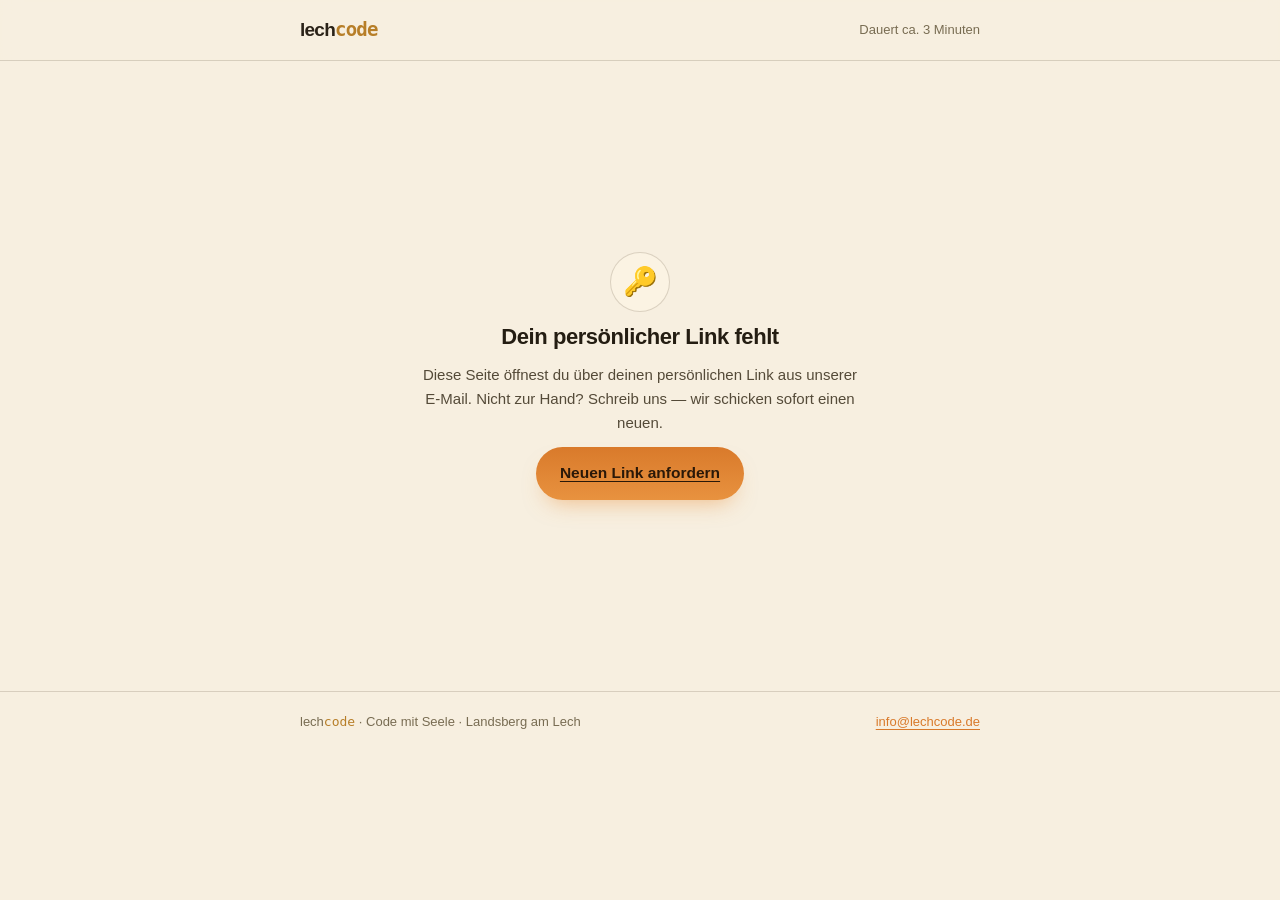
<file: onboarding.html>
<!DOCTYPE html>
<!--
  ╔══════════════════════════════════════════════════════════════════╗
  ║  LECHCODE — Onboarding-Fragebogen (Kunden-Template)               ║
  ║  Zeigt genau die Fragen, die bei diesem Kunden noch offen sind    ║
  ║  (GET /onboarding, gepflegt via lc-onboarding-publish.sh).        ║
  ║  Antworten → onboarding-answers-Job → Runner hakt die Gates ab.   ║
  ║  Zugang: onboarding.html#k=<token> — selbst-tragend, cookiefrei.  ║
  ╚══════════════════════════════════════════════════════════════════╝
-->
<html lang="de">
<head>
  <meta charset="UTF-8" />
  <meta name="viewport" content="width=device-width, initial-scale=1.0" />
  <meta name="robots" content="noindex, nofollow" />
  <title>Kurz noch deine Angaben · Lechcode</title>
  <meta name="theme-color" content="#16130c" />
  <link rel="icon" href="[data-uri]" />
  <style>
  :root{
    /* Helles Theme in Homepage-Beige (lechcode.de --cream #f7efe0) */
    --night:#f7efe0; --night-2:#fffaf0; --panel:#fbf3e3;
    --bone:#2a2218; --bone-dim:#544a38; --muted:#786c52;
    --amber:#e8923f; --ember:#d97a2b; --gold:#b77e28; --gruen:#7aa259;
    --line:rgba(74,58,34,.18);
    --sans:-apple-system,BlinkMacSystemFont,"Segoe UI",Roboto,sans-serif;
    --mono:ui-monospace,"SF Mono",Menlo,monospace;
    --radius:16px; --radius-lg:22px; --pill:999px;
    --focus:0 0 0 3px rgba(232,146,63,.45);
  }
  *{margin:0;padding:0;box-sizing:border-box;}
  body{background:var(--night);color:var(--bone);font-family:var(--sans);line-height:1.6;-webkit-font-smoothing:antialiased;min-height:100dvh;}
  h1,h2,h3{line-height:1.2;letter-spacing:-.02em;color:#241d12;text-wrap:balance;}
  a{color:var(--ember);text-decoration:underline;text-underline-offset:3px;}
  .wrap{width:min(680px,94vw);margin-inline:auto;}
  .kopfzeile{border-bottom:1px solid var(--line);background:rgba(247,239,224,.85);backdrop-filter:blur(10px);position:sticky;top:0;z-index:40;}
  .kopfzeile .wrap{height:60px;display:flex;align-items:center;justify-content:space-between;}
  .wm{font-weight:800;letter-spacing:-.04em;font-size:19px;}
  .wm .code{color:var(--gold);font-family:var(--mono);}
  main{padding:clamp(24px,4vw,44px) 0 70px;}
  .intro h1{font-size:clamp(23px,4vw,30px);}
  .intro p{color:var(--bone-dim);margin-top:8px;max-width:54ch;}
  .fortschritt{font-family:var(--mono);font-size:12.5px;color:var(--muted);margin-top:14px;}

  .gruppe{background:var(--night-2);border:1px solid var(--line);border-radius:var(--radius-lg);padding:clamp(18px,3vw,26px);margin-top:20px;}
  .gruppe h2{font-size:18px;display:flex;align-items:center;gap:9px;}
  .gruppe h2 .nr{width:26px;height:26px;border-radius:50%;background:var(--panel);border:1px solid var(--line);display:grid;place-items:center;font-family:var(--mono);font-size:13px;color:var(--gold);flex:none;}
  .gruppe .erkl{color:var(--muted);font-size:14px;margin:8px 0 14px;}
  .feld{margin-top:12px;display:grid;gap:6px;}
  .feld label{font-size:14px;color:var(--bone-dim);}
  .feld label .opt{color:var(--muted);font-size:12px;}
  .feld input[type=text],.feld textarea{border:1px solid var(--line);background:var(--panel);color:var(--bone);font-family:var(--sans);font-size:16px;border-radius:12px;padding:11px 13px;width:100%;}
  .feld textarea{resize:vertical;min-height:76px;line-height:1.5;}
  .feld input:focus-visible,.feld textarea:focus-visible{outline:none;box-shadow:var(--focus);}
  .check{display:flex;gap:11px;align-items:flex-start;background:var(--panel);border:1px solid var(--line);border-radius:12px;padding:13px 14px;cursor:pointer;}
  .check input{width:20px;height:20px;margin-top:2px;accent-color:var(--amber);flex:none;}
  .check span{font-size:14.5px;line-height:1.5;}

  .frei{margin-top:20px;}
  .abschluss{margin-top:26px;display:grid;gap:12px;justify-items:start;}
  .btn{display:inline-flex;align-items:center;gap:8px;cursor:pointer;border:none;
    background:linear-gradient(180deg,var(--ember),var(--amber));color:#2a1808;
    font-weight:700;font-size:15.5px;padding:14px 24px;border-radius:var(--pill);font-family:var(--sans);
    box-shadow:0 12px 22px -10px rgba(232,146,63,.55);transition:transform .2s,opacity .2s;}
  .btn:hover{transform:translateY(-1px);}
  .btn:focus-visible{outline:none;box-shadow:var(--focus);}
  .btn[disabled]{opacity:.45;cursor:not-allowed;transform:none;}
  .fehler{display:none;color:#b5502a;font-size:14px;}
  .fehler.an{display:block;}
  .hinweis{color:var(--muted);font-size:12.5px;max-width:54ch;}

  .vollbild{display:none;place-items:center;min-height:70dvh;text-align:center;padding:24px;}
  .vollbild.an{display:grid;}
  .vollbild .inhalt{max-width:440px;display:grid;gap:12px;justify-items:center;}
  .vollbild .zeichen{width:60px;height:60px;border-radius:50%;display:grid;place-items:center;font-size:28px;background:var(--panel);border:1px solid var(--line);}
  .vollbild .zeichen.gruen{background:var(--gruen);border:none;color:#1c2413;}
  footer{border-top:1px solid var(--line);padding:20px 0 32px;color:var(--muted);font-size:13px;}
  footer .wrap{display:flex;justify-content:space-between;flex-wrap:wrap;gap:10px;}
  </style>
</head>
<body>

  <header class="kopfzeile">
    <div class="wrap">
      <span class="wm">lech<span class="code">code</span></span>
      <span style="font-size:13px;color:var(--muted);">Dauert ca. 3 Minuten</span>
    </div>
  </header>

  <div class="vollbild" id="kein-zugang">
    <div class="inhalt">
      <div class="zeichen">🔑</div>
      <h1 style="font-size:22px;">Dein persönlicher Link fehlt</h1>
      <p style="color:var(--bone-dim);font-size:15px;">Diese Seite öffnest du über deinen persönlichen Link aus unserer E-Mail. Nicht zur Hand? Schreib uns — wir schicken sofort einen neuen.</p>
      <a class="btn" href="mailto:info@lechcode.de?subject=Neuer%20Link%20zum%20Fragebogen">Neuen Link anfordern</a>
    </div>
  </div>

  <div class="vollbild" id="danke">
    <div class="inhalt">
      <div class="zeichen gruen">✓</div>
      <h1 style="font-size:24px;">Danke dir! Alles angekommen.</h1>
      <p style="color:var(--bone-dim);font-size:15px;">Damit können wir deine Seite fertig machen — deine Angaben fließen automatisch ein. Wenn noch etwas fehlt, melden wir uns persönlich.</p>
      <p style="font-size:15px;color:var(--gold);">Bis gleich — Lenny &amp; Michael 🌿</p>
    </div>
  </div>

  <main class="wrap" id="app" style="display:none;">
    <div class="intro">
      <h1 id="titel">Kurz noch ein paar Angaben — dann ist deine Seite startklar.</h1>
      <p>Das hier sind genau die Punkte, die uns für deine Website noch fehlen. Ehrlich beantwortet hilft am meisten — und was du nicht weißt, lässt du einfach leer.</p>
      <p class="fortschritt" id="fortschritt"></p>
    </div>
    <form id="formular"></form>
    <div class="gruppe frei">
      <h2><span class="nr">✎</span> Noch etwas, das wir wissen sollten?</h2>
      <div class="feld"><textarea id="freitext" placeholder="Alles, was dir noch einfällt — Wünsche, Hinweise, Fragen …"></textarea></div>
    </div>
    <div class="abschluss">
      <button class="btn" id="absenden">Angaben absenden ✓</button>
      <p class="fehler" id="fehler"></p>
      <p class="hinweis">Deine Angaben nutzen wir nur für deine Website (Impressum, Texte, Bildnachweise). Fragen? <a href="mailto:info@lechcode.de">info@lechcode.de</a></p>
    </div>
  </main>

  <footer>
    <div class="wrap">
      <span>lech<span style="color:var(--gold);font-family:var(--mono);">code</span> · Code mit Seele · Landsberg am Lech</span>
      <span><a href="mailto:info@lechcode.de">info@lechcode.de</a></span>
    </div>
  </footer>

<script>
(function(){
  "use strict";
  var LC_API = "https://lechcode-api.nameless-waterfall-55e5.workers.dev"; /* LC-API-URL — wird von plattform/bin/set-api-url.sh gesetzt */

  // Token aus #k=… — pro Kunde eindeutig speichern (geteilte Origin lechcode.github.io!).
  //   Gleicher Slug-Namespace wie mein-bereich.html, damit der Token auf beiden Seiten gilt.
  var pfadSlug = (location.pathname.match(/\/([a-z0-9][a-z0-9-]*)-vorschau\//) || [])[1] || null;
  var nsSlug = pfadSlug || location.hostname || "lc";
  function nsKey(basis){ return basis + ":" + nsSlug; }
  try { localStorage.removeItem("lc-zugang"); } catch(e){}
  var token = "";
  var m = (location.hash || "").match(/[#&]k=([A-Za-z0-9]+)/);
  if (m){ token = m[1]; try{ localStorage.setItem(nsKey("lc-zugang"), token); }catch(e){}
    history.replaceState(null, "", location.pathname + location.search); }
  else { try{ token = localStorage.getItem(nsKey("lc-zugang")) || ""; }catch(e){} }

  var app = document.getElementById("app");
  function zeigeKeinZugang(){ document.getElementById("kein-zugang").classList.add("an"); }
  if (!token){ zeigeKeinZugang(); return; }

  // Enter in einem Textfeld darf das Formular NICHT nativ absenden (GET-Reload → alle
  // Antworten weg). Der Absende-Button liegt außerhalb des <form> und hat einen eigenen Handler.
  var formEl = document.getElementById("formular");
  if (formEl) formEl.addEventListener("submit", function(e){ e.preventDefault(); });

  function api(pfad, opts){
    opts = opts || {};
    opts.headers = Object.assign({"authorization":"Bearer " + token}, opts.headers || {});
    return fetch(LC_API + pfad, opts);
  }

  var gruppen = [];

  function feldId(g, f){ return "f-" + g.id + "-" + f.id; }

  function bauen(daten){
    document.getElementById("kein-zugang").classList.remove("an"); // evtl. gezeigten „Verbindung klemmt"-Hinweis wieder ausblenden
    var anrede = daten.anrede || (daten.name || "").split(" ")[0];
    if (anrede) document.getElementById("titel").textContent = anrede + ", kurz noch ein paar Angaben — dann ist deine Seite startklar.";
    gruppen = (daten.fragen && daten.fragen.gruppen) || [];
    document.getElementById("fortschritt").textContent = gruppen.length + (gruppen.length === 1 ? " Themenblock" : " Themenblöcke") + " · ca. 3 Minuten";
    var form = document.getElementById("formular");
    gruppen.forEach(function(g, idx){
      var box = document.createElement("section");
      box.className = "gruppe";
      var h = document.createElement("h2");
      var nr = document.createElement("span"); nr.className = "nr"; nr.textContent = idx + 1;
      h.appendChild(nr); h.appendChild(document.createTextNode(g.titel || ""));
      box.appendChild(h);
      if (g.erklaerung){ var e = document.createElement("p"); e.className = "erkl"; e.textContent = g.erklaerung; box.appendChild(e); }
      (g.felder || []).forEach(function(f){
        var feld = document.createElement("div"); feld.className = "feld";
        if (f.art === "checkbox"){
          var lab = document.createElement("label"); lab.className = "check";
          var cb = document.createElement("input"); cb.type = "checkbox"; cb.id = feldId(g, f);
          var sp = document.createElement("span"); sp.textContent = f.frage;
          lab.appendChild(cb); lab.appendChild(sp); feld.appendChild(lab);
        } else {
          var l = document.createElement("label"); l.htmlFor = feldId(g, f);
          l.textContent = f.frage;
          if (f.optional){ var o = document.createElement("span"); o.className = "opt"; o.textContent = "  (optional)"; l.appendChild(o); }
          feld.appendChild(l);
          var input;
          if (f.art === "liste"){ input = document.createElement("textarea"); input.placeholder = "z. B.\nErstgespräch — kostenlos\nBehandlung 60 Min — 80 €"; }
          else { input = document.createElement("input"); input.type = "text"; }
          input.id = feldId(g, f);
          feld.appendChild(input);
        }
        box.appendChild(feld);
      });
      form.appendChild(box);
    });
    app.style.display = "";
  }

  var obVersuche = 0;
  function ladeFragen(){
    api("/onboarding").then(function(r){
      if (r.status === 401){ zeigeKeinZugang(); return null; }
      if (!r.ok) throw new Error("http " + r.status); // 5xx/429 → gleich nochmal versuchen (kein „Link fehlt")
      return r.json();
    }).then(function(j){
      if (j === null) return; // 401 bereits behandelt
      if (j && j.ok){
        // Schutz: gehört der Token wirklich zu DIESER Seite? (fremder/falscher Link → keine Fremddaten)
        if (pfadSlug && j.slug && j.slug !== pfadSlug){ try{ localStorage.removeItem(nsKey("lc-zugang")); }catch(e){} zeigeKeinZugang(); return; }
        // Schon abgeschickt? → direkt „Danke", kein Doppel-Versand.
        var schon = false; try { schon = !!localStorage.getItem(nsKey("lc-onboarding-done")); } catch(e){}
        if (schon){ document.getElementById("danke").classList.add("an"); return; }
        bauen(j);
      } else if (j) zeigeKeinZugang(); // ok:false = echter Zugangsfehler
    }).catch(function(){
      if (obVersuche < 3){ obVersuche++; setTimeout(ladeFragen, 2500); } // transienter Fehler → kurz erneut
      else {
        // Nach 3 Fehlversuchen NICHT „Link fehlt" behaupten (der Link ist meist gültig) —
        // ehrlich als Verbindungsproblem zeigen und weiter im Hintergrund versuchen.
        var kz = document.getElementById("kein-zugang");
        var p = kz.querySelector("p");
        if (p) p.textContent = "Die Verbindung klemmt gerade — ich versuche es weiter. Bitte lass die Seite offen oder lade sie gleich neu.";
        var h1 = kz.querySelector("h1"); if (h1) h1.textContent = "Einen Moment noch …";
        kz.classList.add("an");
        setTimeout(function(){ obVersuche = 0; ladeFragen(); }, 8000);
      }
    });
  }
  ladeFragen();

  document.getElementById("absenden").addEventListener("click", async function(){
    var knopf = this; var fehlerEl = document.getElementById("fehler");
    fehlerEl.classList.remove("an");
    var antworten = {};
    gruppen.forEach(function(g){
      var gr = {};
      (g.felder || []).forEach(function(f){
        var el = document.getElementById(feldId(g, f));
        if (!el) return;
        if (f.art === "checkbox") gr[f.id] = el.checked;
        else if (f.art === "liste"){
          gr[f.id] = el.value.split("\n").map(function(z){ return z.trim(); }).filter(Boolean)
            .map(function(z){
              // Nur an einem Trenner MIT umgebendem Leerraum (oder Gedankenstrich) splitten —
              // sonst zerschneidet „Anti-Stress-Massage" fälschlich in Leistung+Preis.
              var t = z.split(/\s+[—–]\s+|\s+-\s+/);
              return (t.length > 1) ? {leistung: t[0].trim(), preis: t.slice(1).join(" - ").trim()} : {leistung: z, preis: ""};
            });
        }
        else gr[f.id] = el.value.trim();
      });
      // Gruppen mit genau einem Feld flach ablegen (z. B. oeffnungszeiten)
      var schluessel = Object.keys(gr);
      antworten[g.id] = (schluessel.length === 1 && schluessel[0] === g.id) ? gr[g.id] : gr;
    });
    knopf.disabled = true; knopf.textContent = "Sendet …";
    try {
      var r = await api("/job", {method:"POST", headers:{"content-type":"application/json"},
        body: JSON.stringify({type:"onboarding-answers", payload:{antworten: antworten, freitext: document.getElementById("freitext").value.trim()}})});
      var j = await r.json();
      if (!j.ok) throw new Error(j.meldung || "");
      try { localStorage.setItem(nsKey("lc-onboarding-done"), "1"); } catch(e){} // gegen versehentlichen Doppel-Versand
      app.style.display = "none";
      document.getElementById("danke").classList.add("an");
      window.scrollTo({top:0});
    } catch(e){
      fehlerEl.textContent = (e && e.message) ? e.message : "Das Absenden hat nicht geklappt — bitte noch einmal versuchen oder kurz an info@lechcode.de schreiben.";
      fehlerEl.classList.add("an");
      knopf.disabled = false; knopf.textContent = "Angaben absenden ✓";
    }
  });
})();
</script>
</body>
</html>
</file>
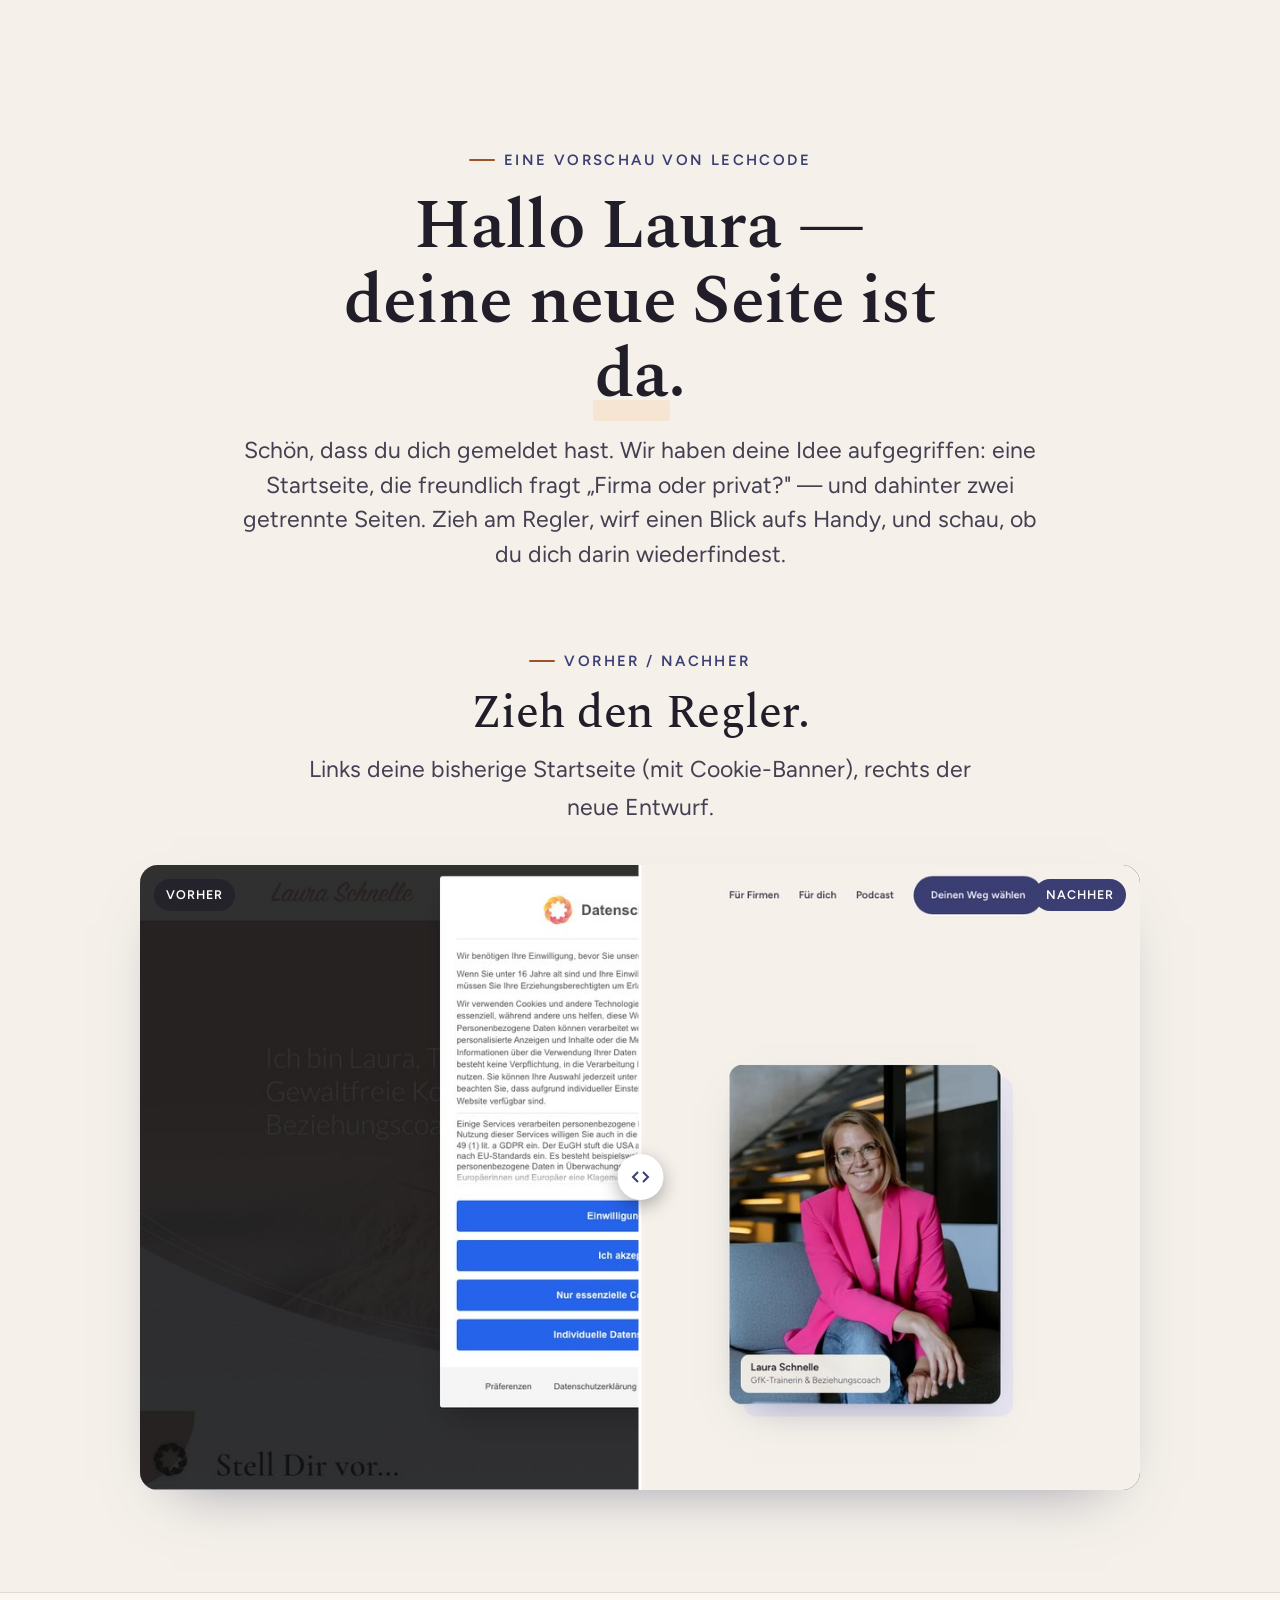
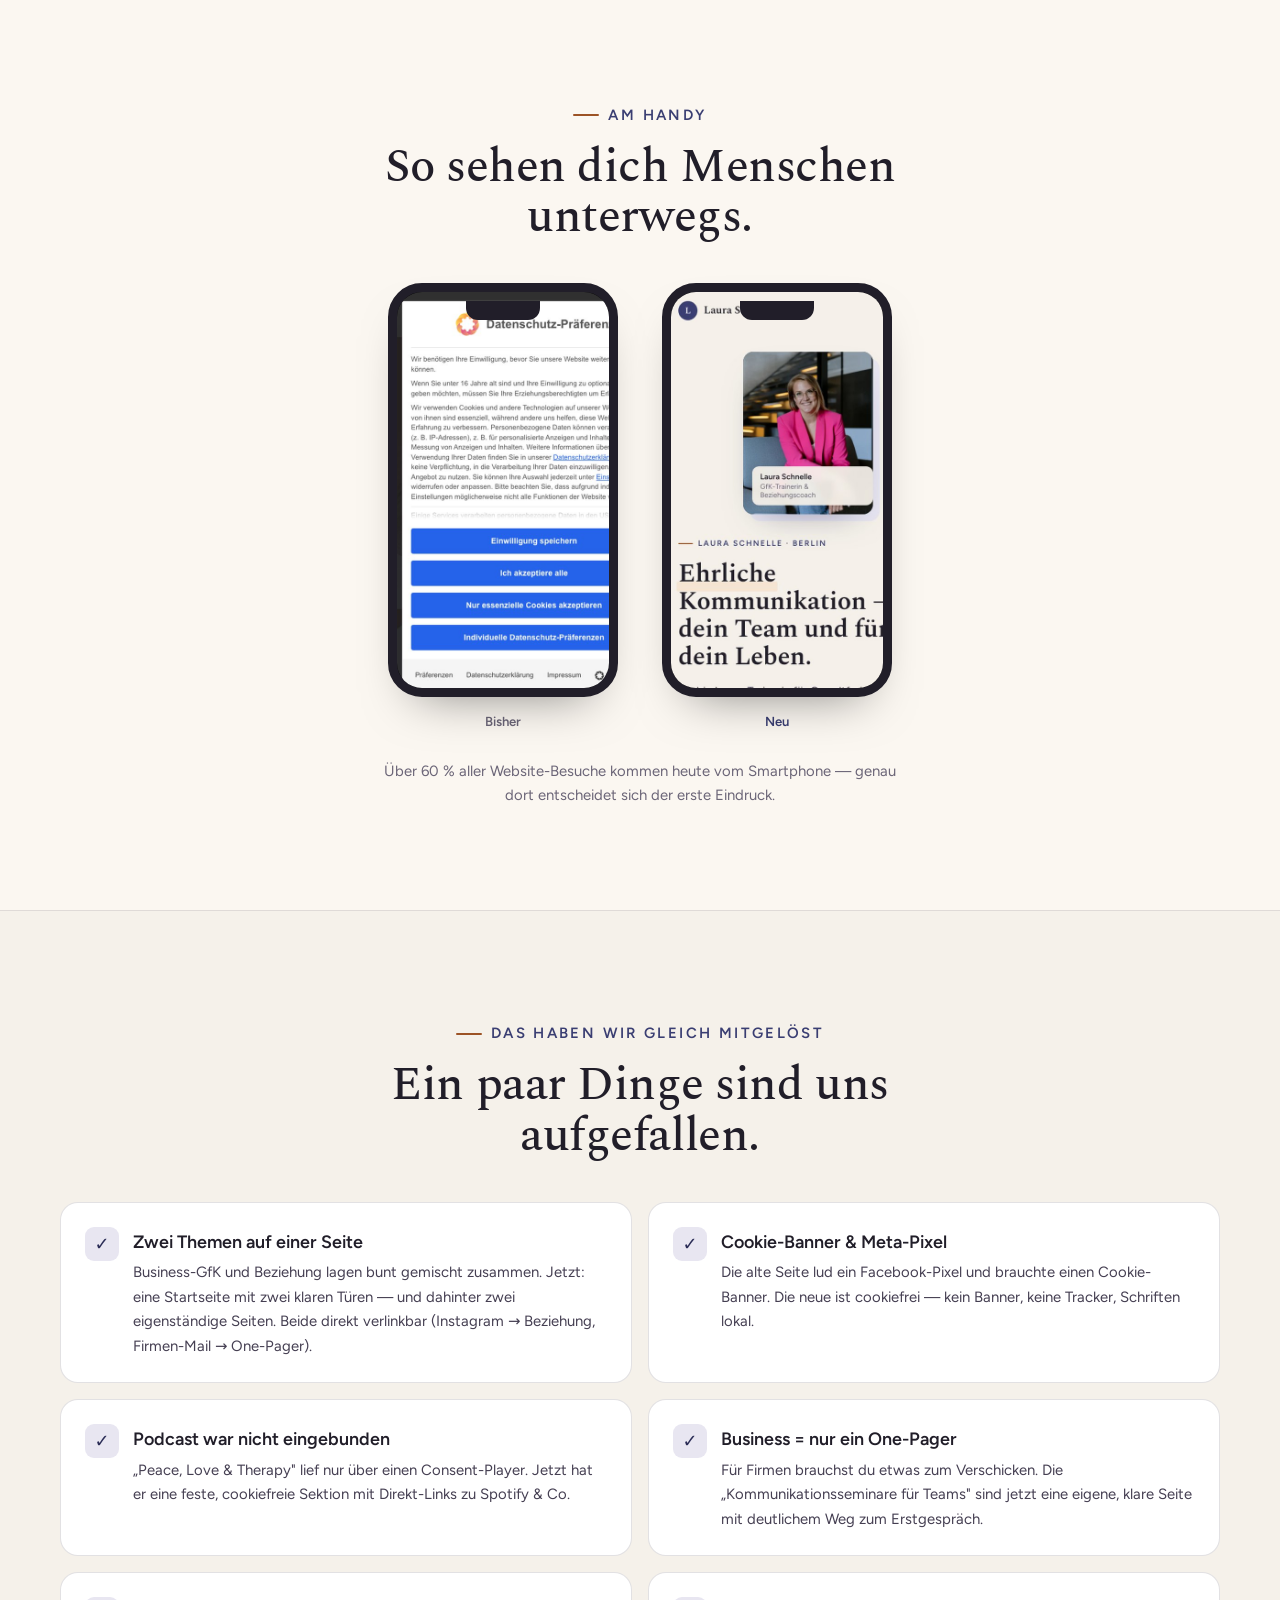
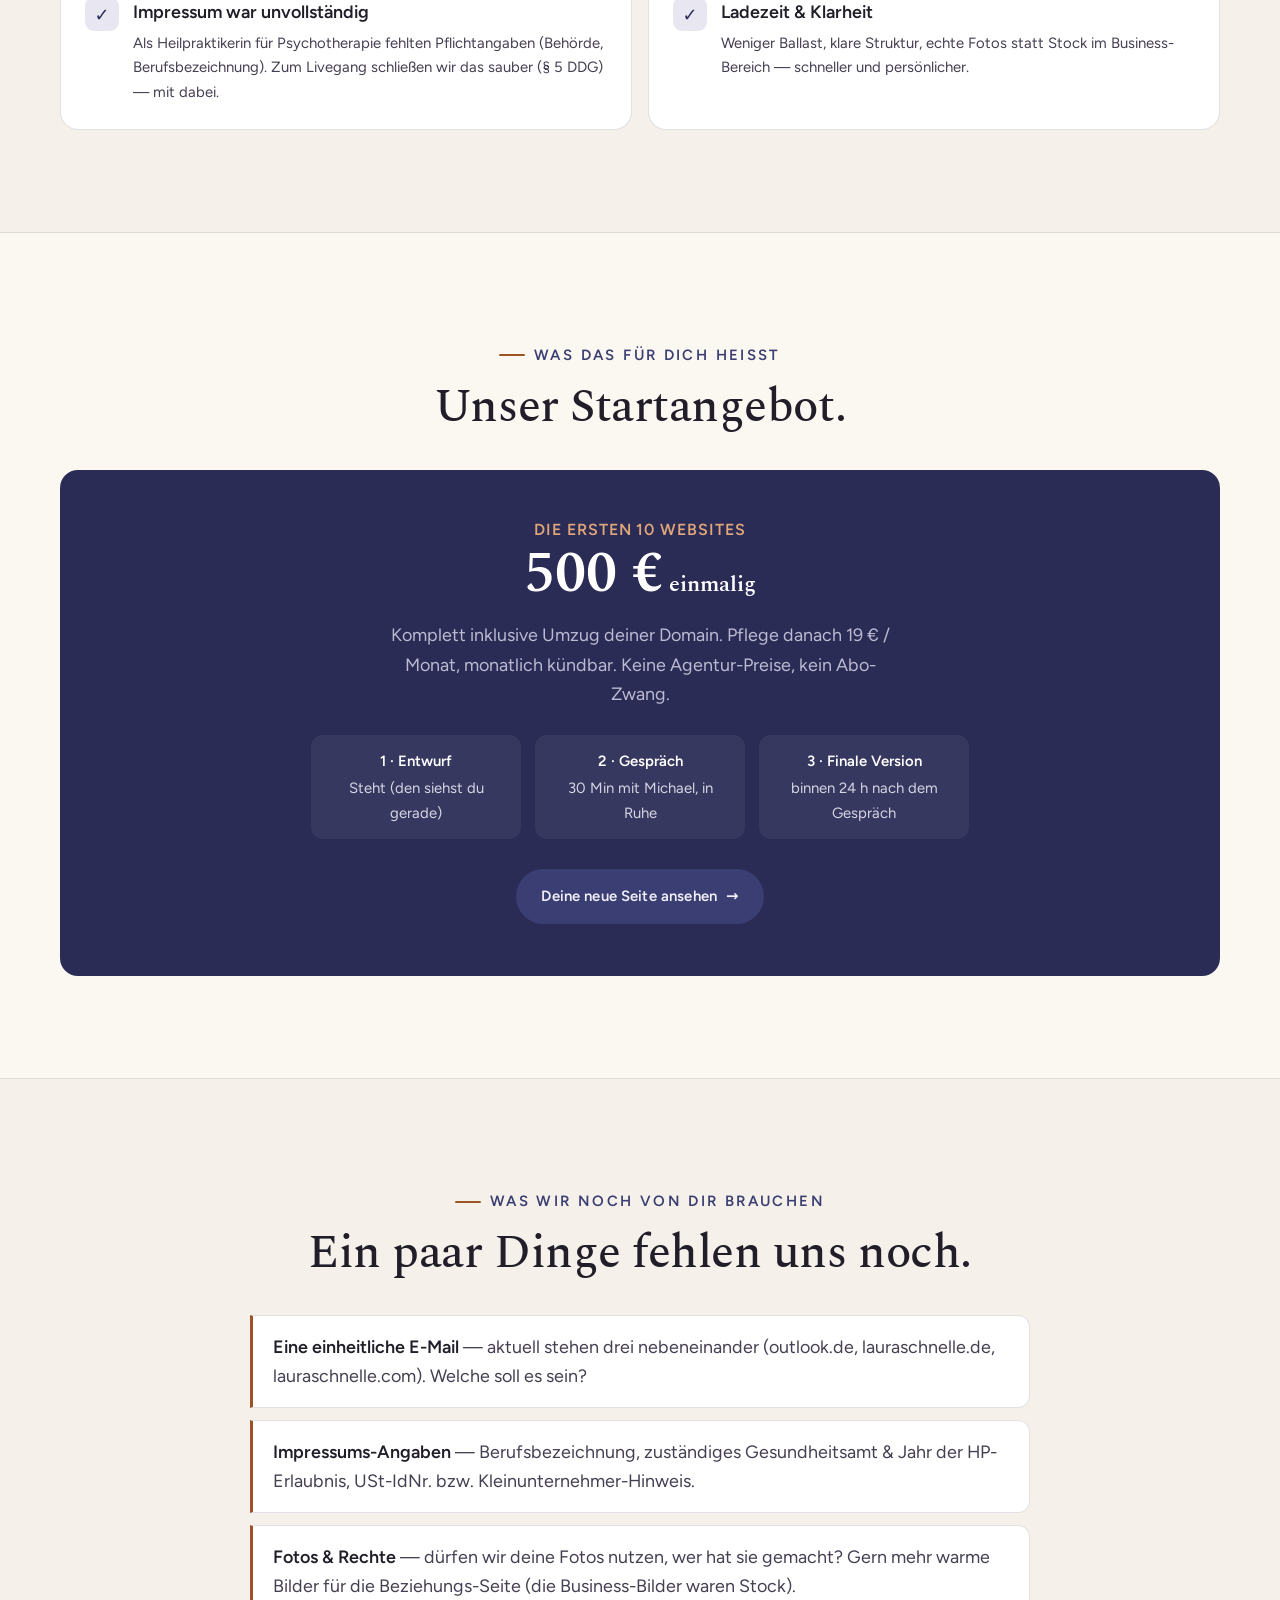
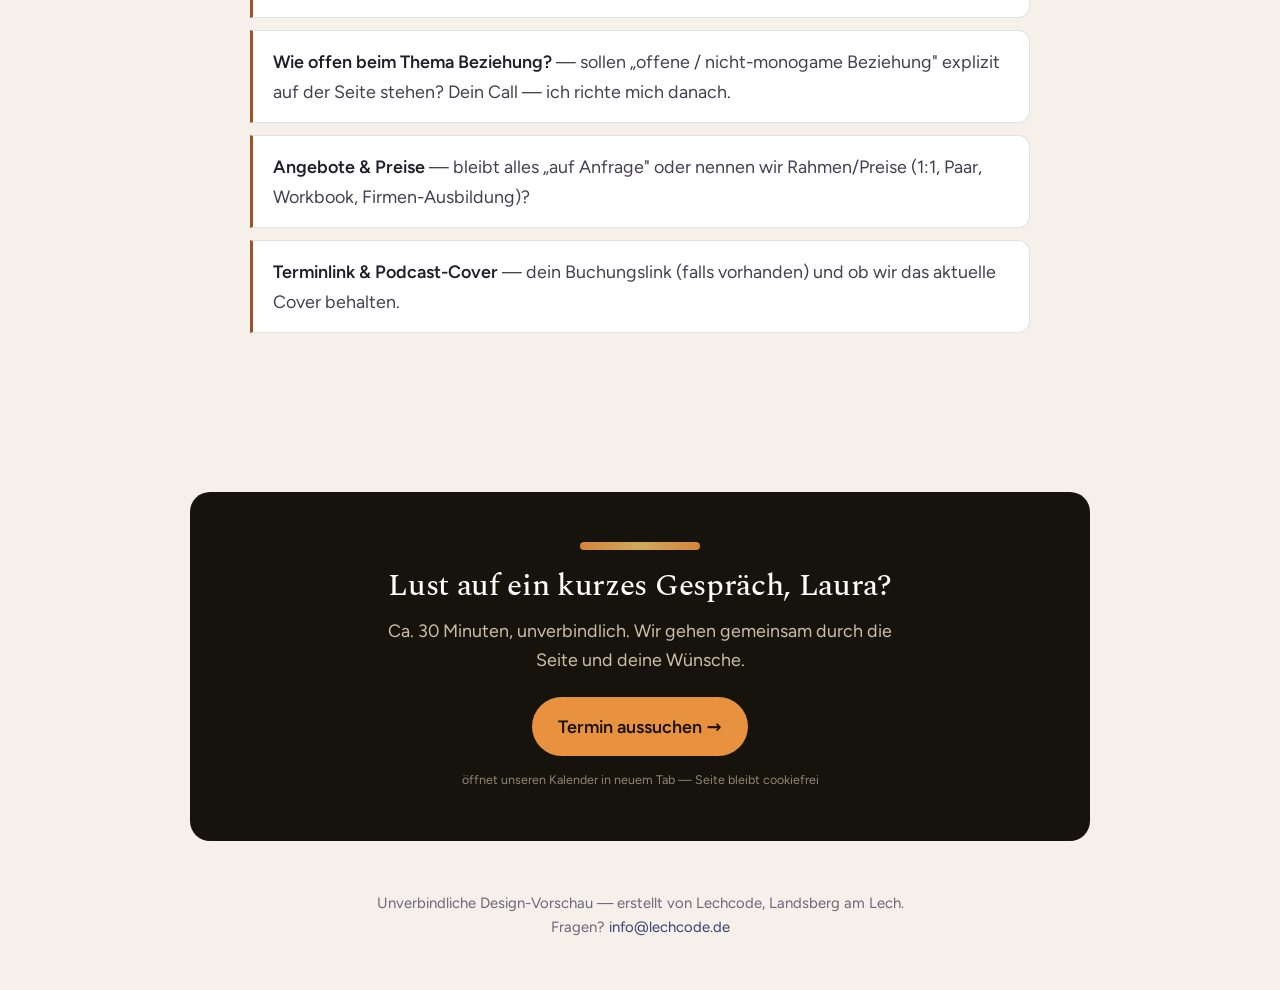
<file: vorschau.html>
<!DOCTYPE html>
<html lang="de">
<head>
<meta charset="utf-8">
<meta name="viewport" content="width=device-width, initial-scale=1">
<script>document.documentElement.classList.add('js')</script>
<meta name="robots" content="noindex, nofollow">
<title>Deine neue Seite — eine Vorschau von Lechcode</title>
<meta name="description" content="Hallo Laura — hier ist ein erster Entwurf deiner neuen Website. Zwei Welten, sauber getrennt. Schau selbst.">
<meta property="og:title" content="Laura — deine neue Seite ist da">
<meta property="og:description" content="Ein erster Entwurf: Hub + zwei getrennte Seiten für Firmen und für dich. Klar, schnell, cookiefrei.">
<meta property="og:type" content="website">
<meta property="og:locale" content="de_DE">
<meta property="og:url" content="https://lauraschnelle.com/vorschau.html">
<meta property="og:image" content="https://lauraschnelle.com/assets/og.jpg">
<meta property="og:image:width" content="1200">
<meta property="og:image:height" content="630">
<meta name="theme-color" content="#2A2C56">
<link rel="icon" href="assets/logo.svg">
<link rel="stylesheet" href="assets/fonts.css">
<link rel="stylesheet" href="assets/site.css">
<style>
.v-intro{padding:clamp(80px,12vw,140px) 0 clamp(40px,6vw,70px);text-align:center}
.v-intro .eyebrow{justify-content:center}
.v-intro h1{font-size:var(--step-4);margin:18px auto 0;max-width:17ch}
.v-intro p{color:var(--ink-soft);font-size:var(--step-1);max-width:54ch;margin:20px auto 0;line-height:1.5}
.center-head{text-align:center;max-width:62ch;margin:0 auto}
.center-head h2{font-size:var(--step-3)}
.center-head p{color:var(--ink-soft);font-size:var(--step-1);margin-top:12px}
.cmp{position:relative;max-width:1000px;margin:38px auto 0;border-radius:var(--radius);overflow:hidden;box-shadow:var(--shadow);aspect-ratio:1120/700;touch-action:pan-y;user-select:none;background:var(--indigo-deep)}
.cmp img{position:absolute;inset:0;width:100%;height:100%;object-fit:cover;display:block}
.cmp-top{position:absolute;inset:0;clip-path:inset(0 50% 0 0)}
.cmp-handle{position:absolute;top:0;bottom:0;left:50%;width:3px;background:#fff;transform:translateX(-50%);z-index:3;cursor:ew-resize}
.cmp-handle .knob{position:absolute;top:50%;left:50%;transform:translate(-50%,-50%);width:46px;height:46px;border-radius:50%;background:#fff;display:grid;place-items:center;box-shadow:0 6px 18px rgba(0,0,0,.3)}
.cmp-lab{position:absolute;top:14px;z-index:2;font-family:var(--sans);font-weight:600;font-size:.78rem;letter-spacing:.08em;text-transform:uppercase;padding:6px 12px;border-radius:100px;color:#fff}
.cmp-lab.l{left:14px;background:rgba(33,30,41,.72)}
.cmp-lab.r{right:14px;background:var(--indigo)}
.phones{display:flex;gap:clamp(18px,4vw,44px);justify-content:center;flex-wrap:wrap;margin-top:40px}
.phone{width:230px;max-width:44vw}
.phone .screen{position:relative;border:9px solid #211E29;border-radius:34px;overflow:hidden;aspect-ratio:480/864;background:#000;box-shadow:0 24px 50px -28px rgba(0,0,0,.5)}
.phone .screen::before{content:"";position:absolute;top:9px;left:50%;transform:translateX(-50%);width:74px;height:19px;background:#211E29;border-radius:0 0 12px 12px;z-index:2}
.phone img{width:100%;height:100%;object-fit:cover;object-position:top}
.phone .cap{text-align:center;margin-top:14px;font-family:var(--sans);font-weight:600;font-size:.82rem}
.phone .cap.alt{color:var(--muted)}
.phone .cap.neu{color:var(--indigo)}
.mob-stat{text-align:center;color:var(--muted);font-size:var(--step--1);max-width:54ch;margin:26px auto 0}
.fixes{display:grid;grid-template-columns:1fr 1fr;gap:16px;margin-top:40px}
.fix{background:var(--surface);border:1px solid var(--line);border-radius:var(--radius);padding:24px;display:flex;gap:14px}
.fix .ic{flex:none;width:34px;height:34px;border-radius:9px;background:var(--indigo-soft);color:var(--indigo-deep);display:grid;place-items:center;font-family:var(--sans);font-weight:600}
.fix b{font-family:var(--sans);font-weight:600;display:block;margin-bottom:4px}
.fix p{color:var(--ink-soft);font-size:var(--step--1)}
.deal{background:var(--indigo-deep);color:#EDEBF5;border-radius:var(--radius);padding:clamp(30px,5vw,52px);text-align:center;margin-top:38px}
.deal .price{font-family:var(--display);font-weight:600;font-size:clamp(2.4rem,6vw,3.6rem);color:#fff;line-height:1}
.deal .price small{display:block;font-size:1rem;color:var(--apricot);font-weight:600;margin-bottom:8px;letter-spacing:.06em;text-transform:uppercase;font-family:var(--sans)}
.deal p{color:#BCBAD2;max-width:48ch;margin:16px auto 0}
.deal-steps{display:flex;gap:14px;justify-content:center;flex-wrap:wrap;margin-top:26px}
.deal-step{background:rgba(255,255,255,.06);border-radius:12px;padding:14px 18px;font-size:var(--step--1);color:#D6D5E4;max-width:210px}
.deal-step b{display:block;color:#fff;font-family:var(--sans);font-weight:600;margin-bottom:3px}
.needs{margin-top:36px;display:grid;gap:12px;max-width:780px;margin-inline:auto}
.need{background:var(--surface);border:1px solid var(--line);border-left:3px solid var(--apricot-deep);border-radius:0 12px 12px 0;padding:16px 20px;color:var(--ink-soft);font-size:var(--step-0)}
.need b{color:var(--ink);font-family:var(--sans);font-weight:600}
.lcbook{background:#16130c;color:#f3ead9;border-radius:20px;padding:clamp(30px,5vw,50px);text-align:center;margin:56px auto 0;max-width:900px;font-family:var(--sans);position:relative;overflow:hidden}
.lcbook h3{font-family:var(--display);color:#fff;font-size:var(--step-2);margin-bottom:12px}
.lcbook p{color:#cdbfa6;max-width:46ch;margin:0 auto 22px;font-size:var(--step-0)}
.lcbook-btn{display:inline-flex;align-items:center;gap:9px;background:#e8923f;color:#1a1206;font-family:var(--sans);font-weight:600;padding:15px 26px;border-radius:100px;font-size:var(--step-0)}
.lcbook-btn:hover{background:#e7b964}
.lcbook .wave{height:8px;background:linear-gradient(90deg,#e8923f,#e7b964,#e8923f);border-radius:6px;max-width:120px;margin:0 auto 20px;opacity:.9}
.lcbook .hint{margin-top:14px;color:#8f8874;font-size:.78rem}
.v-foot{text-align:center;padding:50px 0;color:var(--muted);font-size:var(--step--1)}
.v-foot a{color:var(--indigo)}
@media(max-width:720px){.fixes{grid-template-columns:1fr}.cmp-handle .knob{width:40px;height:40px}}
</style>
</head>
<body>
<main id="main">

<section class="v-intro">
  <div class="wrap">
    <span class="eyebrow">Eine Vorschau von Lechcode</span>
    <h1>Hallo Laura — deine neue Seite ist <span class="mark">da</span>.</h1>
    <p>Schön, dass du dich gemeldet hast. Wir haben deine Idee aufgegriffen: eine Startseite, die freundlich fragt „Firma oder privat?" — und dahinter zwei getrennte Seiten. Zieh am Regler, wirf einen Blick aufs Handy, und schau, ob du dich darin wiederfindest.</p>
  </div>
</section>

<section style="padding-top:0">
  <div class="wrap">
    <div class="center-head reveal">
      <span class="eyebrow" style="justify-content:center">Vorher / Nachher</span>
      <h2 style="margin-top:14px">Zieh den Regler.</h2>
      <p>Links deine bisherige Startseite (mit Cookie-Banner), rechts der neue Entwurf.</p>
    </div>
    <div class="cmp" id="cmp">
      <img class="base" src="assets/vorschau-assets/slider-neu.jpg" alt="Neue Seite" draggable="false">
      <div class="cmp-top" id="cmpTop"><img src="assets/vorschau-assets/slider-alt.jpg" alt="Bisherige Seite" draggable="false"></div>
      <span class="cmp-lab l">Vorher</span>
      <span class="cmp-lab r">Nachher</span>
      <div class="cmp-handle" id="cmpHandle"><span class="knob"><svg width="20" height="20" viewBox="0 0 24 24" fill="none" stroke="#3A3E72" stroke-width="2.4"><path d="M9 6 3 12l6 6M15 6l6 6-6 6"/></svg></span></div>
    </div>
  </div>
</section>

<section style="background:var(--surface-2);border-block:1px solid var(--line)">
  <div class="wrap">
    <div class="center-head reveal">
      <span class="eyebrow" style="justify-content:center">Am Handy</span>
      <h2 style="margin-top:14px">So sehen dich Menschen unterwegs.</h2>
    </div>
    <div class="phones reveal">
      <div class="phone"><div class="screen"><img src="assets/vorschau-assets/phone-alt.jpg" alt="Bisherige Seite mobil"></div><div class="cap alt">Bisher</div></div>
      <div class="phone"><div class="screen"><img src="assets/vorschau-assets/phone-neu.jpg" alt="Neue Seite mobil"></div><div class="cap neu">Neu</div></div>
    </div>
    <p class="mob-stat reveal">Über 60 % aller Website-Besuche kommen heute vom Smartphone — genau dort entscheidet sich der erste Eindruck.</p>
  </div>
</section>

<section>
  <div class="wrap">
    <div class="center-head reveal">
      <span class="eyebrow" style="justify-content:center">Das haben wir gleich mitgelöst</span>
      <h2 style="margin-top:14px">Ein paar Dinge sind uns aufgefallen.</h2>
    </div>
    <div class="fixes">
      <div class="fix reveal"><span class="ic">✓</span><div><b>Zwei Themen auf einer Seite</b><p>Business-GfK und Beziehung lagen bunt gemischt zusammen. Jetzt: eine Startseite mit zwei klaren Türen — und dahinter zwei eigenständige Seiten. Beide direkt verlinkbar (Instagram → Beziehung, Firmen-Mail → One-Pager).</p></div></div>
      <div class="fix reveal"><span class="ic">✓</span><div><b>Cookie-Banner &amp; Meta-Pixel</b><p>Die alte Seite lud ein Facebook-Pixel und brauchte einen Cookie-Banner. Die neue ist cookiefrei — kein Banner, keine Tracker, Schriften lokal.</p></div></div>
      <div class="fix reveal"><span class="ic">✓</span><div><b>Podcast war nicht eingebunden</b><p>„Peace, Love &amp; Therapy" lief nur über einen Consent-Player. Jetzt hat er eine feste, cookiefreie Sektion mit Direkt-Links zu Spotify &amp; Co.</p></div></div>
      <div class="fix reveal"><span class="ic">✓</span><div><b>Business = nur ein One-Pager</b><p>Für Firmen brauchst du etwas zum Verschicken. Die „Kommunikationsseminare für Teams" sind jetzt eine eigene, klare Seite mit deutlichem Weg zum Erstgespräch.</p></div></div>
      <div class="fix reveal"><span class="ic">✓</span><div><b>Impressum war unvollständig</b><p>Als Heilpraktikerin für Psychotherapie fehlten Pflichtangaben (Behörde, Berufsbezeichnung). Zum Livegang schließen wir das sauber (§ 5 DDG) — mit dabei.</p></div></div>
      <div class="fix reveal"><span class="ic">✓</span><div><b>Ladezeit &amp; Klarheit</b><p>Weniger Ballast, klare Struktur, echte Fotos statt Stock im Business-Bereich — schneller und persönlicher.</p></div></div>
    </div>
  </div>
</section>

<section style="background:var(--surface-2);border-block:1px solid var(--line)">
  <div class="wrap">
    <div class="center-head reveal">
      <span class="eyebrow" style="justify-content:center">Was das für dich heißt</span>
      <h2 style="margin-top:14px">Unser Startangebot.</h2>
    </div>
    <div class="deal reveal">
      <div class="price"><small>Die ersten 10 Websites</small>500 €<span style="font-size:1.4rem"> einmalig</span></div>
      <p>Komplett inklusive Umzug deiner Domain. Pflege danach 19 € / Monat, monatlich kündbar. Keine Agentur-Preise, kein Abo-Zwang.</p>
      <div class="deal-steps">
        <div class="deal-step"><b>1 · Entwurf</b>Steht (den siehst du gerade)</div>
        <div class="deal-step"><b>2 · Gespräch</b>30 Min mit Michael, in Ruhe</div>
        <div class="deal-step"><b>3 · Finale Version</b>binnen 24 h nach dem Gespräch</div>
      </div>
      <div style="margin-top:30px"><a href="index.html" class="btn btn-primary" style="background:var(--indigo);color:#F1EFFA">Deine neue Seite ansehen <span class="ar">→</span></a></div>
    </div>
  </div>
</section>

<section>
  <div class="wrap">
    <div class="center-head reveal">
      <span class="eyebrow" style="justify-content:center">Was wir noch von dir brauchen</span>
      <h2 style="margin-top:14px">Ein paar Dinge fehlen uns noch.</h2>
    </div>
    <div class="needs">
      <div class="need reveal"><b>Eine einheitliche E-Mail</b> — aktuell stehen drei nebeneinander (outlook.de, lauraschnelle.de, lauraschnelle.com). Welche soll es sein?</div>
      <div class="need reveal"><b>Impressums-Angaben</b> — Berufsbezeichnung, zuständiges Gesundheitsamt &amp; Jahr der HP-Erlaubnis, USt-IdNr. bzw. Kleinunternehmer-Hinweis.</div>
      <div class="need reveal"><b>Fotos &amp; Rechte</b> — dürfen wir deine Fotos nutzen, wer hat sie gemacht? Gern mehr warme Bilder für die Beziehungs-Seite (die Business-Bilder waren Stock).</div>
      <div class="need reveal"><b>Wie offen beim Thema Beziehung?</b> — sollen „offene / nicht-monogame Beziehung" explizit auf der Seite stehen? Dein Call — ich richte mich danach.</div>
      <div class="need reveal"><b>Angebote &amp; Preise</b> — bleibt alles „auf Anfrage" oder nennen wir Rahmen/Preise (1:1, Paar, Workbook, Firmen-Ausbildung)?</div>
      <div class="need reveal"><b>Terminlink &amp; Podcast-Cover</b> — dein Buchungslink (falls vorhanden) und ob wir das aktuelle Cover behalten.</div>
    </div>
  </div>
</section>

<div class="wrap">
  <div class="lcbook reveal">
    <div class="wave"></div>
    <h3>Lust auf ein kurzes Gespräch, Laura?</h3>
    <p>Ca. 30 Minuten, unverbindlich. Wir gehen gemeinsam durch die Seite und deine Wünsche.</p>
    <a href="https://calendar.google.com/calendar/appointments/schedules/AcZssZ1vusFYCV6O45i109a0J5ruEFtWCT7iFsq5t4Mb2KvQmNhdkMtlddml9dx5V2jButjV2SUGapFg?gv=true" target="_blank" rel="noopener noreferrer" class="lcbook-btn">Termin aussuchen →</a>
    <div class="hint">öffnet unseren Kalender in neuem Tab — Seite bleibt cookiefrei</div>
  </div>
</div>

<div class="v-foot">
  Unverbindliche Design-Vorschau — erstellt von Lechcode, Landsberg am Lech.<br>
  Fragen? <a href="mailto:info@lechcode.de">info@lechcode.de</a>
</div>
</main>

<script>
(function(){
  var cmp=document.getElementById('cmp'),top=document.getElementById('cmpTop'),h=document.getElementById('cmpHandle');
  if(cmp){
    var set=function(p){p=Math.max(0,Math.min(100,p));top.style.clipPath='inset(0 '+(100-p)+'% 0 0)';h.style.left=p+'%';};
    var drag=false;
    var move=function(x){var r=cmp.getBoundingClientRect();set((x-r.left)/r.width*100);};
    cmp.addEventListener('pointerdown',function(e){drag=true;try{cmp.setPointerCapture(e.pointerId)}catch(_){}move(e.clientX);});
    cmp.addEventListener('pointermove',function(e){if(drag)move(e.clientX);});
    cmp.addEventListener('pointerup',function(){drag=false;});
    cmp.addEventListener('pointercancel',function(){drag=false;});
    set(50);
  }
  var reduce=window.matchMedia('(prefers-reduced-motion: reduce)').matches;
  var els=document.querySelectorAll('.reveal');var show=function(e){e.classList.add('in')};
  if(reduce){els.forEach(show);}else if('IntersectionObserver' in window){
    var io=new IntersectionObserver(function(en){en.forEach(function(x){if(x.isIntersecting){show(x.target);io.unobserve(x.target)}})},{threshold:0,rootMargin:'0px 0px -8% 0px'});
    els.forEach(function(e){io.observe(e)});
    var fb=function(){els.forEach(function(e){var r=e.getBoundingClientRect();if(r.top<innerHeight&&r.bottom>0)show(e)})};
    window.addEventListener('scroll',fb,{passive:true});fb();setTimeout(function(){els.forEach(show)},2600);
  }else{els.forEach(show)}
})();
</script>
</body>
</html>
</file>
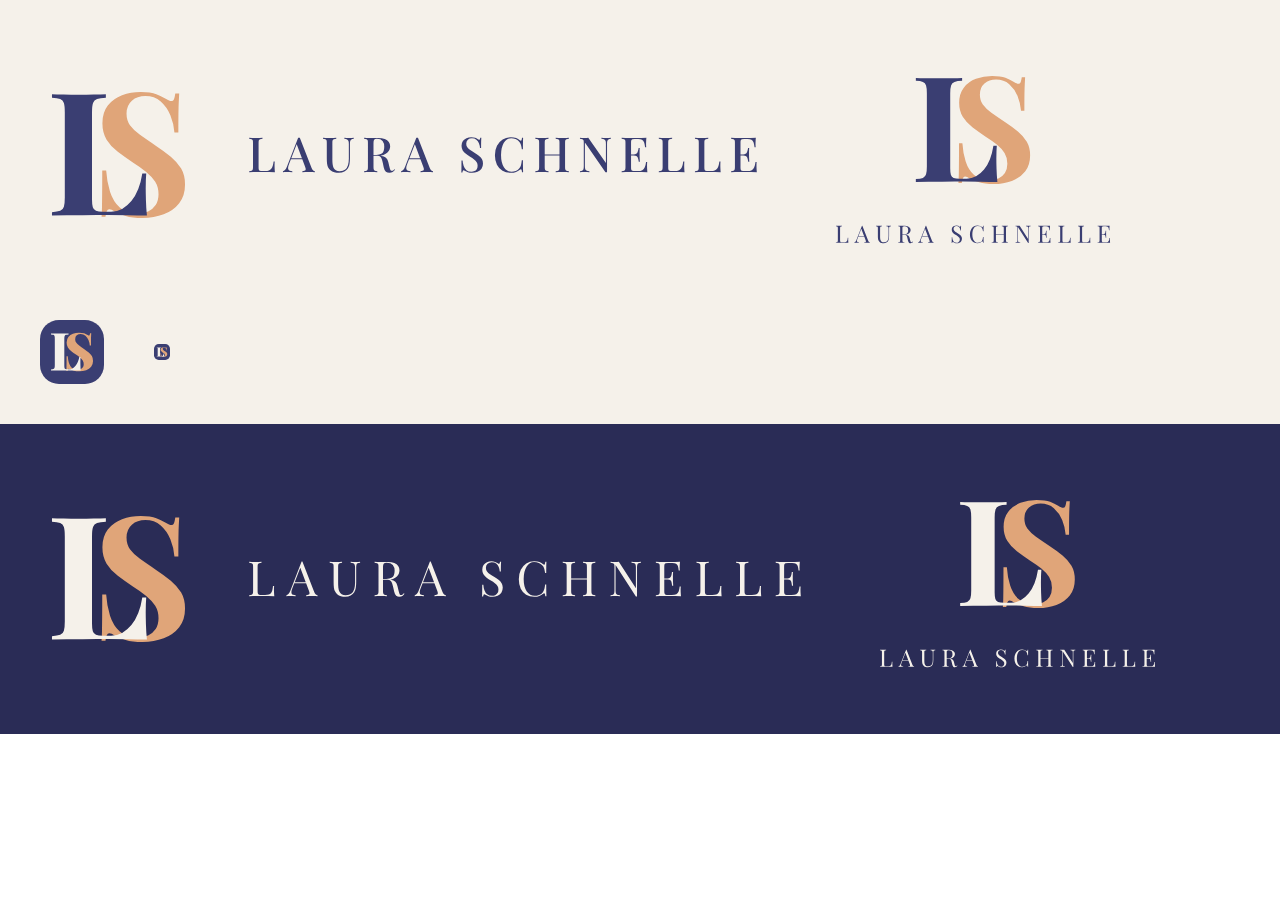
<file: Logo/_preview.html>
<!doctype html><meta charset=utf-8><body style="margin:0;font-family:sans-serif"><div style="background:#F5F1EA;padding:40px;display:flex;gap:50px;align-items:center;flex-wrap:wrap"><img src="SVG/LS-Monogramm_farbig.svg" style="height:150px"><img src="SVG/Wortmarke_farbig.svg" style="height:40px"><img src="SVG/Logo-komplett_farbig.svg" style="height:230px"><img src="SVG/Favicon.svg" style="height:64px"><img src="SVG/Favicon.svg" style="height:16px"></div><div style="background:#2A2C56;padding:40px;display:flex;gap:50px;align-items:center;flex-wrap:wrap"><img src="SVG/LS-Monogramm_hell.svg" style="height:150px"><img src="SVG/Wortmarke_hell.svg" style="height:40px"><img src="SVG/Logo-komplett_hell.svg" style="height:230px"></div></body>
</file>
<file: assets/fonts.css>
/* Laura Schnelle — Richtung „Klartext & Nähe" · Fonts lokal, 0 externe Requests
   Spectral (warme, literarische Serife, Headlines/Zitate) + Figtree (freundliche Sans, Body/UI).
   Bewusst NICHT Fraunces/Newsreader/Space Grotesk — hebt sich vom DESIGN-LOG ab. SIL OFL. */
@font-face{font-family:"Spectral";src:url("fonts/spectral-400.woff2") format("woff2");font-weight:400;font-style:normal;font-display:swap;}
@font-face{font-family:"Spectral";src:url("fonts/spectral-500.woff2") format("woff2");font-weight:500;font-style:normal;font-display:swap;}
@font-face{font-family:"Spectral";src:url("fonts/spectral-600.woff2") format("woff2");font-weight:600;font-style:normal;font-display:swap;}
@font-face{font-family:"Spectral";src:url("fonts/spectral-400i.woff2") format("woff2");font-weight:400;font-style:italic;font-display:swap;}
@font-face{font-family:"Figtree";src:url("fonts/figtree-400.woff2") format("woff2");font-weight:400;font-style:normal;font-display:swap;}
@font-face{font-family:"Figtree";src:url("fonts/figtree-600.woff2") format("woff2");font-weight:600;font-style:normal;font-display:swap;}
</file>
<file: assets/site.css>
/* Laura Schnelle — „Klartext & Nähe" · gemeinsame Basis (lokal, 0 externe Requests)
   Palette: Tinten-Indigo + warmes Apricot auf Porzellan. Spectral (Serife) + Figtree (Sans).
   Ein Stylesheet für Hub + Business (B2B) + Beziehung (B2C) — Welten via Section-Ton, nicht via Fork. */
:root{
  --bg:#F5F1EA; --surface:#FFFFFF; --surface-2:#FBF7F1; --sand:#EFE9DF;
  --ink:#211E29; --ink-soft:#453F52; --muted:#6B6577; --line:rgba(33,30,41,.13);
  --indigo:#3A3E72; --indigo-deep:#2A2C56; --indigo-soft:#E8E6F1;
  --apricot:#E0A579; --apricot-deep:#9C5326; --apricot-soft:#F6E5D3;
  --rose:#C0607E; --rose-soft:#F1DDE4;
  --display:"Spectral", Georgia, "Times New Roman", serif;
  --sans:"Figtree", "Segoe UI", system-ui, sans-serif;
  --step--1:clamp(.85rem, .82rem + .15vw, .93rem);
  --step-0:clamp(1rem, .96rem + .2vw, 1.12rem);
  --step-1:clamp(1.2rem, 1.12rem + .4vw, 1.45rem);
  --step-2:clamp(1.5rem, 1.34rem + .78vw, 2.05rem);
  --step-3:clamp(2rem, 1.66rem + 1.6vw, 3.1rem);
  --step-4:clamp(2.5rem, 1.9rem + 3vw, 4.6rem);
  --radius:18px; --radius-s:12px;
  --ease:cubic-bezier(.22,.61,.36,1);
  --wrap:1160px;
  --shadow:0 26px 60px -34px rgba(42,44,86,.5);
}
*{box-sizing:border-box;margin:0;padding:0}
html{scroll-behavior:smooth}
@media (prefers-reduced-motion:reduce){html{scroll-behavior:auto}}
body{background:var(--bg);color:var(--ink);font-family:var(--sans);font-size:var(--step-0);line-height:1.65;-webkit-font-smoothing:antialiased;overflow-x:clip}
h1,h2,h3{font-family:var(--display);font-weight:500;line-height:1.08;letter-spacing:-.01em;color:var(--ink);overflow-wrap:break-word;hyphens:auto}
h1{font-weight:600}
a{color:inherit;text-decoration:none}
img{display:block;max-width:100%}
strong,b{font-weight:600}
.wrap{width:min(var(--wrap), 92vw);margin-inline:auto}
.eyebrow{font-family:var(--sans);font-weight:600;font-size:var(--step--1);letter-spacing:.16em;text-transform:uppercase;color:var(--indigo);display:inline-flex;align-items:center;gap:9px}
.eyebrow::before{content:"";width:26px;height:2px;background:var(--apricot-deep);border-radius:2px}
.skip{position:absolute;left:-999px;top:0;background:var(--ink);color:#fff;padding:10px 16px;border-radius:0 0 8px 0;z-index:200}
.skip:focus{left:0}

/* Highlighter-Markierung für Schlüsselwörter (statt Farbwechsel) */
.mark{position:relative;white-space:nowrap}
.mark::after{content:"";position:absolute;left:-2px;right:-2px;bottom:.1em;height:.3em;background:var(--apricot-soft);border-radius:3px;z-index:-1}
.ink-band .mark::after{background:rgba(224,165,121,.28)}

.btn{display:inline-flex;align-items:center;gap:9px;font-family:var(--sans);font-weight:600;font-size:var(--step--1);letter-spacing:.01em;padding:14px 24px;border-radius:100px;border:1.5px solid transparent;cursor:pointer;transition:transform .2s var(--ease), background .2s var(--ease), color .2s var(--ease), border-color .2s var(--ease)}
.btn-primary{background:var(--indigo);color:#F1EFFA}
.btn-primary:hover{background:var(--indigo-deep);transform:translateY(-2px)}
.btn-ghost{border-color:var(--line);color:var(--ink)}
.btn-ghost:hover{border-color:var(--ink);transform:translateY(-2px)}
.btn-warm{background:var(--apricot-deep);color:#fff}
.btn-warm:hover{background:#82441C;transform:translateY(-2px)}
.btn .ar{transition:transform .2s var(--ease)}
.btn:hover .ar{transform:translateX(3px)}

.nav{position:fixed;inset:0 0 auto 0;z-index:100;transition:background .3s var(--ease), box-shadow .3s var(--ease)}
.nav.scrolled{background:rgba(245,241,234,.82);backdrop-filter:blur(12px);box-shadow:0 1px 0 var(--line)}
.nav-in{display:flex;align-items:center;justify-content:space-between;padding:16px 0}
.brand{font-family:var(--display);font-weight:600;font-size:1.2rem;letter-spacing:-.01em;display:flex;align-items:center;gap:11px}
.brand{gap:10px}
.brand .brandmark{height:30px;width:auto;flex:none;display:block}
.brand .brandword{height:15px;width:auto;flex:none;display:block}
@media (max-width:520px){.brand .brandword{height:13px}}
.nav-links{display:flex;align-items:center;gap:28px}
.nav-links a:not(.btn){font-size:var(--step--1);font-weight:600;color:var(--ink-soft);position:relative;padding:4px 0}
.nav-links a:not(.btn)::after{content:"";position:absolute;left:0;bottom:-2px;width:0;height:2px;background:var(--apricot-deep);transition:width .25s var(--ease)}
.nav-links a:not(.btn):hover{color:var(--ink)}
.nav-links a:not(.btn):hover::after{width:100%}
.burger{display:none;flex-direction:column;gap:5px;background:none;border:0;cursor:pointer;padding:9px}
.burger span{width:25px;height:2px;background:var(--ink);border-radius:2px;transition:.3s var(--ease)}
.mobile-menu{position:fixed;inset:0;background:var(--bg);z-index:99;display:flex;flex-direction:column;align-items:center;justify-content:center;gap:24px;transform:translateY(-100%);transition:transform .4s var(--ease)}
.mobile-menu.open{transform:translateY(0)}
.mobile-menu a{font-family:var(--display);font-size:1.6rem;font-weight:500}

/* HERO — Split, Text neben gerahmtem Porträt (nie Text über Gesicht) */
.hero{padding:calc(86px + 4vw) 0 clamp(48px, 7vw, 92px)}
.hero-grid{display:grid;grid-template-columns:1.06fr .94fr;gap:clamp(34px, 5vw, 74px);align-items:center}
.hero h1{font-size:var(--step-4);margin:18px 0 0}
.hero-lead{font-size:var(--step-1);color:var(--ink-soft);max-width:34ch;margin-top:22px;line-height:1.5}
.hero-cta{display:flex;flex-wrap:wrap;gap:14px;margin-top:30px}
.hero-meta{margin-top:24px;display:flex;align-items:center;gap:10px;font-size:var(--step--1);color:var(--muted)}
.hero-meta b{color:var(--ink);font-weight:600}
.portrait{position:relative;justify-self:center;width:100%;max-width:390px}
.portrait::before{content:"";position:absolute;inset:18px -18px -18px 20px;background:var(--indigo-soft);border-radius:var(--radius);z-index:0}
.portrait figure{position:relative;z-index:1;border-radius:var(--radius);overflow:hidden;aspect-ratio:4/5;background:var(--indigo-deep);box-shadow:var(--shadow)}
.portrait img{width:100%;height:100%;object-fit:cover;object-position:50% 24%}
.portrait .tag{position:absolute;z-index:2;left:16px;bottom:16px;background:rgba(245,241,234,.94);backdrop-filter:blur(4px);border-radius:12px;padding:10px 14px;font-family:var(--sans);font-weight:600;font-size:var(--step--1);line-height:1.2}
.portrait .tag span{display:block;color:var(--muted);font-weight:400;font-size:.78rem;margin-top:2px}

/* Vertrauensleiste */
.trust{border-block:1px solid var(--line);background:var(--surface-2)}
.trust-grid{display:grid;grid-template-columns:repeat(4,1fr);gap:22px;padding:26px 0}
.trust-item{display:flex;gap:12px;align-items:flex-start;font-size:var(--step--1);color:var(--muted);line-height:1.4}
.trust-item svg{flex:none;color:var(--apricot-deep);margin-top:1px}
.trust-item b{display:block;color:var(--ink);font-weight:600;font-size:.98rem;margin-bottom:1px}

section{padding:clamp(56px, 8vw, 106px) 0}
.sec-head{max-width:62ch}
.sec-head.center{margin-inline:auto;text-align:center}
.sec-head h2{font-size:var(--step-3)}
.sec-head p{color:var(--ink-soft);font-size:var(--step-1);margin-top:14px;line-height:1.5}
.lead-note{margin-top:12px;color:var(--muted);font-size:var(--step--1)}
.klar{color:var(--apricot-deep)}

/* Karten-Grids (Probleme / Module) */
.prob-grid{display:grid;grid-template-columns:repeat(3,1fr);gap:20px;margin-top:44px}
.prob{background:var(--surface);border:1px solid var(--line);border-radius:var(--radius);padding:28px}
.prob .k{font-family:var(--display);font-weight:600;font-size:1.25rem;color:var(--indigo)}
.prob p{margin-top:10px;color:var(--ink-soft);font-size:var(--step-0)}

/* Angebote / Module */
.offer-grid{display:grid;grid-template-columns:repeat(2,1fr);gap:20px;margin-top:44px}
.offer{background:var(--surface);border:1px solid var(--line);border-radius:var(--radius);padding:30px;display:flex;flex-direction:column;transition:transform .25s var(--ease), box-shadow .25s var(--ease), border-color .25s}
.offer:hover{transform:translateY(-4px);box-shadow:var(--shadow);border-color:transparent}
.offer.feature{grid-column:1/-1;background:var(--indigo-deep);color:#EDEBF5;border-color:transparent}
.offer.feature h3,.offer.feature .num{color:#fff}
.offer.feature p{color:#C7C6DA}
.offer .num{font-family:var(--sans);font-weight:600;font-size:var(--step--1);color:var(--apricot-deep);letter-spacing:.08em}
.offer.feature .num{color:var(--apricot)}
.offer h3{font-size:var(--step-2);margin:12px 0 8px}
.offer p{color:var(--ink-soft);flex:1}
.offer .go{margin-top:18px;font-family:var(--sans);font-weight:600;font-size:var(--step--1);color:var(--indigo);display:inline-flex;align-items:center;gap:8px}
.offer.feature .go{color:var(--apricot)}
.chips{display:flex;flex-wrap:wrap;gap:9px;margin-top:16px}
.chip{font-size:.8rem;padding:6px 13px;border-radius:100px;background:var(--indigo-soft);color:var(--indigo-deep);font-family:var(--sans);font-weight:600}
.offer.feature .chip{background:rgba(255,255,255,.1);color:#E7E6F1}

/* Modul-Liste (nummeriert, für Business) */
.mods{display:grid;grid-template-columns:repeat(2,1fr);gap:18px;margin-top:44px;counter-reset:m}
.mod{background:var(--surface);border:1px solid var(--line);border-radius:var(--radius);padding:26px 28px;position:relative}
.mod::before{counter-increment:m;content:counter(m,decimal-leading-zero);font-family:var(--display);font-weight:600;font-size:1.4rem;color:var(--apricot-deep)}
.mod h3{font-size:var(--step-1);margin:6px 0 8px}
.mod p{color:var(--ink-soft);font-size:var(--step-0)}

/* Schritte */
.steps{display:grid;grid-template-columns:repeat(3,1fr);gap:26px;margin-top:44px;counter-reset:s}
.step{position:relative;padding-top:22px;border-top:2px solid var(--line)}
.step::before{counter-increment:s;content:"0" counter(s);font-family:var(--display);font-weight:600;font-size:1.5rem;color:var(--indigo)}
.step h3{font-size:var(--step-1);margin:8px 0 8px}
.step p{color:var(--ink-soft);font-size:var(--step-0)}
.step .dur{font-size:.82rem;color:var(--muted);margin-top:8px;font-family:var(--sans);font-weight:600}

/* Über */
.about{display:grid;grid-template-columns:.85fr 1.15fr;gap:clamp(34px, 5vw, 66px);align-items:center}
.about-figure{position:relative;border-radius:var(--radius);overflow:hidden;aspect-ratio:4/5;max-width:360px;background:var(--indigo-deep);box-shadow:var(--shadow)}
.about-figure img{width:100%;height:100%;object-fit:cover;object-position:50% 22%}
.about h2{font-size:var(--step-3)}
.about .quote{font-family:var(--display);font-style:italic;font-weight:400;font-size:var(--step-2);line-height:1.3;margin:0 0 22px;color:var(--ink)}
.about p{color:var(--ink-soft);margin-bottom:14px}
.quals{display:flex;flex-wrap:wrap;gap:10px;margin-top:22px}
.qual{font-size:.83rem;padding:8px 14px;border-radius:100px;border:1px solid var(--line);color:var(--ink-soft);font-family:var(--sans);font-weight:600}

/* Podcast */
.podcast{background:var(--surface-2);border-block:1px solid var(--line)}
.podcast .wrap{display:grid;grid-template-columns:1fr 1fr;gap:clamp(28px, 5vw, 64px);align-items:center}
.podcast h2{font-size:var(--step-3)}
.podcast p{color:var(--ink-soft);font-size:var(--step-1);line-height:1.55;margin-top:14px}
.pod-links{display:flex;flex-wrap:wrap;gap:12px;margin-top:24px}
.pod-links a{display:inline-flex;align-items:center;gap:8px;font-family:var(--sans);font-weight:600;font-size:var(--step--1);padding:11px 18px;border-radius:100px;border:1.5px solid var(--line);color:var(--ink);transition:.2s var(--ease)}
.pod-links a:hover{border-color:var(--indigo);color:var(--indigo);transform:translateY(-2px)}
.podcast figure{aspect-ratio:1/1;border-radius:var(--radius);overflow:hidden;box-shadow:var(--shadow);max-width:440px;justify-self:center;width:100%}
.podcast figure img{width:100%;height:100%;object-fit:cover}
@media (max-width:850px){.podcast .wrap{grid-template-columns:1fr}.podcast figure{order:-1;max-width:300px}}

/* Stimmen */
.voices{background:var(--surface-2);border-block:1px solid var(--line)}
.voices-empty{margin-top:32px;border:1.5px dashed var(--line);border-radius:var(--radius);padding:40px;text-align:center;background:var(--surface)}
.voices-empty .k{font-family:var(--display);font-weight:600;font-size:var(--step-1);color:var(--ink)}
.voices-empty p{color:var(--muted);margin-top:8px;max-width:52ch;margin-inline:auto}
.tp-head{display:flex;align-items:flex-end;justify-content:space-between;gap:20px;flex-wrap:wrap;margin-top:30px}
.tp-nav{display:flex;gap:10px}
.tp-nav button{width:48px;height:48px;border-radius:50%;border:1px solid var(--line);background:var(--surface);color:var(--ink);display:grid;place-items:center;cursor:pointer;transition:.2s var(--ease)}
.tp-nav button:hover{border-color:var(--indigo);color:var(--indigo);transform:translateY(-2px)}
.tp-track{display:flex;gap:22px;overflow-x:auto;scroll-snap-type:x mandatory;scroll-behavior:smooth;margin-top:30px;padding:4px 2px 10px;scrollbar-width:none;-webkit-overflow-scrolling:touch}
.tp-track::-webkit-scrollbar{display:none}
.tcard{flex:0 0 min(440px, 82%);scroll-snap-align:start;background:var(--surface);border:1px solid var(--line);border-radius:20px;padding:38px 34px 30px;display:flex;flex-direction:column;position:relative}
.tcard::before{content:"\201C";position:absolute;top:14px;right:28px;font-family:var(--display);font-size:5.4rem;line-height:1;color:var(--apricot);opacity:.32;pointer-events:none}
.tcard .tt{font-family:var(--sans);font-weight:600;font-size:.8rem;letter-spacing:.1em;text-transform:uppercase;color:var(--apricot-deep);margin-bottom:14px}
.tcard .tq{color:var(--ink);font-family:var(--display);font-size:1.16rem;line-height:1.6;flex:1;font-weight:400}
.tcard .ta{margin-top:26px;padding-top:18px;border-top:1px solid var(--line);display:flex;align-items:center;justify-content:space-between;gap:12px}
.tcard .ta .nm{font-family:var(--sans);font-weight:600;font-size:var(--step-0);color:var(--ink)}
.tcard .ta .src{font-size:.76rem;color:var(--muted)}
@media(max-width:600px){.tcard{flex-basis:86%;padding:32px 26px 26px}.tp-head{align-items:flex-start}}

/* FAQ */
.faq{max-width:820px;margin-top:40px}
.faq details{border-bottom:1px solid var(--line);padding:6px 0}
.faq summary{list-style:none;cursor:pointer;padding:18px 0;font-family:var(--display);font-weight:500;font-size:var(--step-1);display:flex;justify-content:space-between;gap:20px;align-items:center}
.faq summary::-webkit-details-marker{display:none}
.faq summary .ic{flex:none;width:24px;height:24px;border-radius:50%;border:1.5px solid var(--line);display:grid;place-items:center;transition:.25s var(--ease);font-family:var(--sans)}
.faq details[open] summary .ic{background:var(--indigo);border-color:var(--indigo);color:#fff;transform:rotate(45deg)}
.faq p{color:var(--ink-soft);padding:0 0 20px;max-width:66ch}

/* Kontakt (dunkles Indigo-Band) */
.contact{background:var(--indigo-deep);color:#EDEBF5}
.contact h2{color:#fff;font-size:var(--step-3)}
.contact .sub{color:#BCBAD2;font-size:var(--step-1);margin-top:14px;max-width:46ch}
.contact-grid{display:grid;grid-template-columns:1fr 1fr;gap:clamp(30px, 5vw, 64px);margin-top:44px;align-items:start}
.book{background:rgba(255,255,255,.05);border:1px solid rgba(255,255,255,.13);border-radius:var(--radius);padding:30px}
.book h3{color:#fff;font-size:var(--step-1)}
.book p{color:#BCBAD2;font-size:var(--step--1);margin:10px 0 20px}
.altc{margin-top:18px;font-size:var(--step--1);color:#A5A2BE}
.altc a{color:var(--apricot)}
form label{display:block;font-size:var(--step--1);font-family:var(--sans);font-weight:600;margin:0 0 6px;color:#D6D5E4}
form input,form textarea,form select{width:100%;padding:13px 15px;border-radius:var(--radius-s);border:1px solid rgba(255,255,255,.17);background:rgba(255,255,255,.04);color:#fff;font-family:var(--sans);font-size:var(--step-0);margin-bottom:16px}
form textarea{min-height:110px;resize:vertical}
form input::placeholder,form textarea::placeholder{color:#8482A0}
.demo-note{font-size:.8rem;color:#A5A2BE;background:rgba(255,255,255,.05);border:1px dashed rgba(255,255,255,.17);border-radius:10px;padding:10px 12px;margin-bottom:16px}
/* Honeypot — für Menschen unsichtbar, für Bots ein Köder. Nicht display:none (manche Bots ignorieren das). */
.hp{position:absolute;left:-9999px;width:1px;height:1px;overflow:hidden}
.form-msg{margin:14px 0 0;font-size:var(--step--1);line-height:1.5;min-height:1px}
.form-msg.ok{color:var(--apricot)}
.form-msg.err{color:#FFB4A8}
.consent{display:flex;gap:10px;align-items:flex-start;margin-bottom:16px}
.consent input{width:auto;margin:4px 0 0}
.consent label{font-weight:400;color:#BCBAD2;font-size:.82rem;line-height:1.45}

/* Hub-Türen (Gateway) */
.gate-grid{display:grid;grid-template-columns:1fr 1fr;gap:22px;margin-top:46px}
.gate{position:relative;overflow:hidden;border-radius:var(--radius);padding:clamp(30px, 4vw, 46px);display:flex;flex-direction:column;min-height:300px;border:1px solid var(--line);transition:transform .28s var(--ease), box-shadow .28s var(--ease)}
.gate:hover{transform:translateY(-5px);box-shadow:var(--shadow)}
.gate .lab{font-family:var(--sans);font-weight:600;font-size:var(--step--1);letter-spacing:.12em;text-transform:uppercase}
.gate h2{font-size:var(--step-2);margin:12px 0 12px}
.gate p{flex:1;font-size:var(--step-0);line-height:1.55}
.gate .go{margin-top:22px;font-family:var(--sans);font-weight:600;display:inline-flex;align-items:center;gap:9px}
.gate.b2b{background:var(--indigo-deep);color:#EDEBF5}
.gate.b2b h2{color:#fff}.gate.b2b .lab{color:var(--apricot)}.gate.b2b p{color:#C7C6DA}.gate.b2b .go{color:var(--apricot)}
.gate.b2c{background:var(--surface);color:var(--ink)}
.gate.b2c .lab{color:var(--apricot-deep)}.gate.b2c p{color:var(--ink-soft)}.gate.b2c .go{color:var(--indigo)}
.gate.b2c::after{content:"";position:absolute;right:-40px;bottom:-40px;width:180px;height:180px;border-radius:50%;background:var(--apricot-soft);z-index:0}
.gate.b2c>*{position:relative;z-index:1}

/* Rose-Bridge: Panel hinter den pink-betonten Porträts (Hub/Business) */
.portrait.rose::before{background:var(--rose-soft)}

/* „Stell dir vor" — immersiver, getakteter Moment (statt Bullet-Liste) */
.imagine{max-width:780px;margin:6px auto 0}
.imagine p{font-family:var(--display);font-weight:400;font-size:var(--step-2);line-height:1.34;color:var(--ink);text-align:center;margin:0;padding:clamp(20px, 3.4vw, 34px) 8px;position:relative}
.imagine p + p{border-top:1px solid var(--line)}
.imagine .em{font-style:italic;color:var(--indigo)}
.imagine p::before{content:"";position:absolute;left:50%;top:0;transform:translateX(-50%);width:34px;height:2px;background:var(--apricot);border-radius:2px;opacity:0;transition:opacity .6s var(--ease) .2s}
.imagine p:first-child::before{display:none}
.imagine p.in::before{opacity:.7}

/* GfK-Bedürfnis-Karten — Signature-Interaktion */
.needs-lab{max-width:820px;margin:38px auto 0}
.needs-chips{display:flex;flex-wrap:wrap;gap:12px;justify-content:center}
.need-chip{font-family:var(--display);font-size:var(--step-1);font-weight:500;padding:11px 22px;border-radius:100px;border:1.5px solid var(--line);background:var(--surface);color:var(--ink);cursor:pointer;transition:transform .2s var(--ease), background .2s var(--ease), color .2s var(--ease), border-color .2s var(--ease)}
.need-chip:hover{border-color:var(--indigo);transform:translateY(-2px)}
.need-chip[aria-pressed="true"]{background:var(--indigo);color:#F1EFFA;border-color:var(--indigo)}
.need-echo{min-height:3.2em;margin:32px auto 0;max-width:620px;text-align:center;font-family:var(--display);font-style:italic;font-size:var(--step-2);line-height:1.35;color:var(--indigo);opacity:0;transform:translateY(8px);transition:opacity .45s var(--ease), transform .45s var(--ease)}
.need-echo.show{opacity:1;transform:none}
.need-hint{text-align:center;color:var(--muted);font-size:var(--step--1);margin-top:14px}

/* Innere Seiten */
.subhero{padding:calc(96px + 3vw) 0 clamp(30px, 4vw, 52px)}
.subhero h1{font-size:var(--step-3);margin:16px 0 0;max-width:22ch}
.subhero .lead{font-size:var(--step-1);color:var(--ink-soft);max-width:56ch;margin-top:16px;line-height:1.5}
.back{font-family:var(--sans);font-weight:600;font-size:var(--step--1);color:var(--muted);display:inline-flex;align-items:center;gap:8px}
.back:hover{color:var(--indigo)}
.prose{max-width:62ch}
.prose p{color:var(--ink-soft);margin-bottom:16px}
.prose h3{font-size:var(--step-2);margin:34px 0 12px}
.list{list-style:none;margin-top:20px;display:grid;gap:14px}
.list li{position:relative;padding-left:30px;color:var(--ink-soft)}
.list li::before{content:"";position:absolute;left:0;top:.55em;width:12px;height:12px;border-radius:50%;border:3px solid var(--apricot-deep)}
.cta-band{background:var(--surface-2);border-block:1px solid var(--line);text-align:center}
.cta-band h2{font-size:var(--step-2)}
.cta-band p{color:var(--ink-soft);margin:14px auto 26px;max-width:48ch}

.site-footer{background:#1B1922;color:#9A96A8;padding:56px 0 34px}
.foot-top{display:grid;grid-template-columns:1.4fr 1fr 1fr;gap:30px}
.foot-brand{font-family:var(--display);font-weight:600;font-size:1.35rem;color:#EDEBF3}
.foot-brand .footword{height:19px;width:auto;display:block;margin-bottom:2px}
.foot-brand p{font-family:var(--sans);font-weight:400;font-size:var(--step--1);color:#7E7A90;margin-top:10px;max-width:34ch}
.foot-col h4{font-family:var(--sans);font-weight:600;font-size:.8rem;letter-spacing:.1em;text-transform:uppercase;color:#7E7A90;margin-bottom:14px}
.foot-col a{display:block;font-size:var(--step--1);color:#B7B4C6;padding:5px 0}
.foot-col a:hover{color:#fff}
.foot-bot{margin-top:40px;padding-top:22px;border-top:1px solid rgba(255,255,255,.08);display:flex;justify-content:space-between;flex-wrap:wrap;gap:12px;font-size:.82rem;color:#6E6A7E}
.foot-bot .made{color:var(--apricot)}
.foot-bot .made a{color:inherit;text-decoration:underline;text-underline-offset:2px;text-decoration-thickness:from-font}
.foot-bot .made a:hover{text-decoration-thickness:2px}

.js .reveal{opacity:0;transform:translateY(22px);transition:opacity .7s var(--ease), transform .7s var(--ease)}
.js .reveal.in{opacity:1;transform:none}
@media (prefers-reduced-motion:reduce){.js .reveal{opacity:1!important;transform:none!important;transition:none}}

@media (max-width:900px){
  .nav-links{display:none}
  .burger{display:flex}
  .hero-grid{grid-template-columns:1fr;gap:34px}
  .portrait{order:-1;max-width:230px}
  .portrait::before{inset:12px -12px -12px 12px}
  .trust-grid{grid-template-columns:1fr 1fr;gap:18px}
  .prob-grid,.offer-grid,.steps,.mods,.gate-grid{grid-template-columns:1fr}
  .about{grid-template-columns:1fr}
  .about-figure{max-width:280px;margin-bottom:8px}
  .contact-grid{grid-template-columns:1fr}
  .foot-top{grid-template-columns:1fr 1fr}
  .foot-brand{grid-column:1/-1}
}
@media (max-width:520px){
  .trust-grid{grid-template-columns:1fr}
  .hero-cta .btn{flex:1;justify-content:center}
}
</file>
